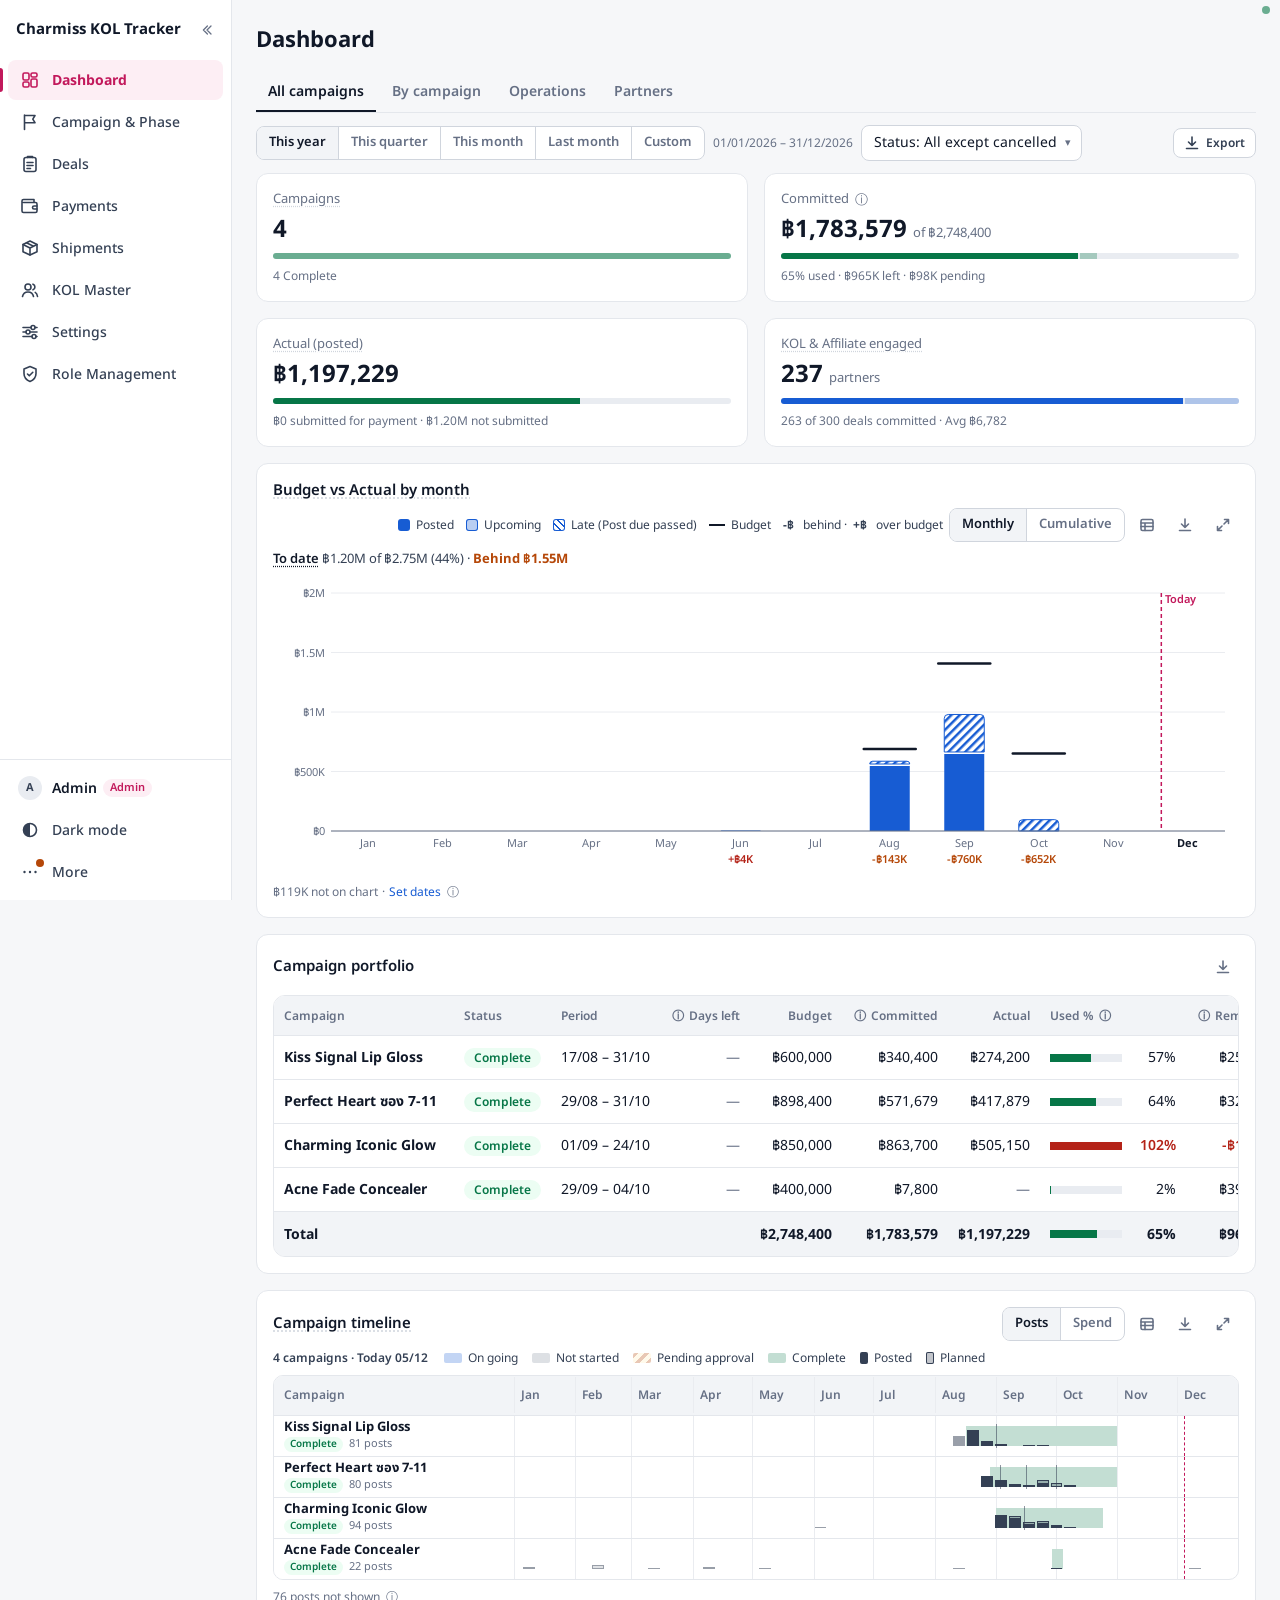
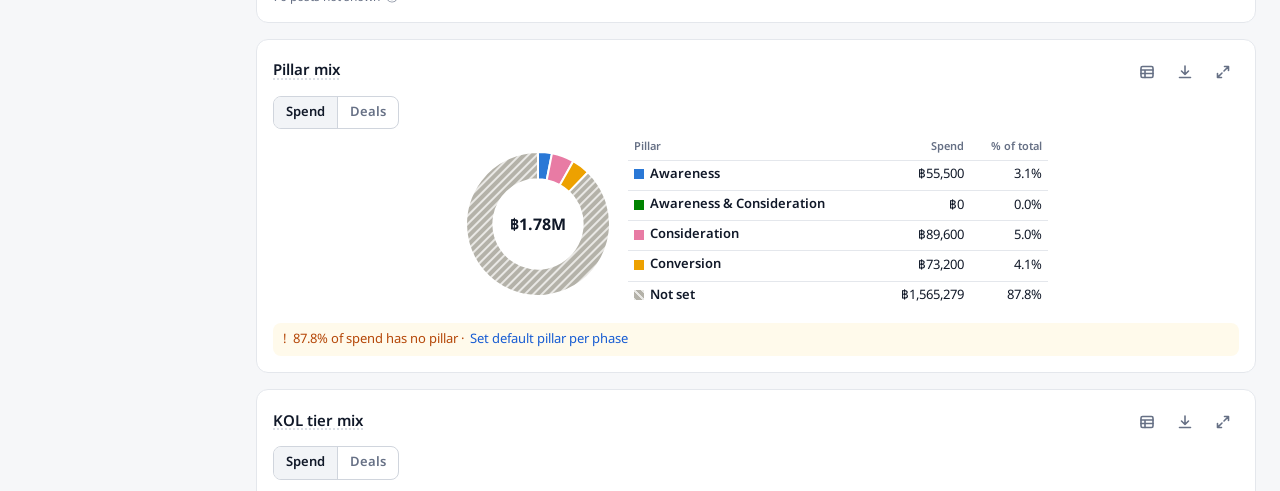
<file: index.html>
<!doctype html>
<html lang="th">
<head>
<meta charset="utf-8">
<meta name="viewport" content="width=device-width, initial-scale=1">
<title>Charmiss KOL Tracker</title>
<link rel="preconnect" href="https://fonts.googleapis.com">
<link href="https://fonts.googleapis.com/css2?family=Noto+Sans+Thai:wght@400;500;600;700&display=swap" rel="stylesheet">
<!-- ดับเบิลคลิกไฟล์นี้เพื่อเปิดโปรแกรม (ไม่ต้องใช้ Node) · ไฟล์ทั้งหมดต้องอยู่ในโฟลเดอร์เดียวกันตามเดิม -->
<link rel="stylesheet" href="src/styles.css">
</head>
<body>
<div class="shell" id="shell">
  <aside class="sidenav" id="sidenav">
    <div class="sn-top"><div class="brand" id="brand"></div>
      <button type="button" class="icon-btn sn-collapse" id="navCollapse"><svg viewBox="0 0 20 20" aria-hidden="true"><path d="M10.5 5 5.5 10l5 5M15 5l-5 5 5 5"/></svg></button></div>
    <nav class="sn-nav" id="nav"></nav>
    <div class="sn-bottom">
      <div id="userCard"></div>
      <button type="button" class="sn-item" id="themeBtn"><span class="ic"><svg viewBox="0 0 20 20" aria-hidden="true"><circle cx="10" cy="10" r="6.5"/><path d="M10 3.5a6.5 6.5 0 0 0 0 13z" class="fill"/></svg></span><span class="lb"></span></button>
      <details class="menu sn-more" id="moreMenu"><summary class="sn-item" id="moreBtn"><span class="ic"><svg viewBox="0 0 20 20" aria-hidden="true"><circle cx="4.5" cy="10" r="1.2" class="fill"/><circle cx="10" cy="10" r="1.2" class="fill"/><circle cx="15.5" cy="10" r="1.2" class="fill"/></svg><span class="dot hidden" id="moreDot"></span></span><span class="lb"></span></summary>
        <div class="menu-list up" id="moreList"></div></details>
    </div>
  </aside>
  <div class="sn-overlay hidden" id="navOverlay"></div>
  <div class="app-main">
    <header class="topbar"><button type="button" class="icon-btn" id="navOpen"><svg viewBox="0 0 20 20" aria-hidden="true"><path d="M3 5.5h14M3 10h14M3 14.5h14"/></svg></button><b id="topTitle"></b></header>
    <div class="viewas hidden" id="viewAs" role="status"></div>
    <div class="banners" id="banners" role="status"></div>
    <main>
      <section id="tab-overview" class="hidden"></section>
      <section id="tab-deals" class="hidden"></section>
      <section id="tab-payments" class="hidden"></section>
      <section id="tab-shipments" class="hidden"></section>
      <section id="tab-kol" class="hidden"></section>
      <section id="tab-campaign" class="hidden"></section>
      <section id="tab-settings" class="hidden"></section>
      <section id="tab-roles" class="hidden"></section>
    </main>
  </div>
</div>
<div class="drawer-wrap hidden" id="drawer"><div class="drawer-overlay" data-dr-close></div><aside class="drawer" role="dialog" aria-modal="true" id="drawer_content"></aside></div>
<div class="toast" id="toast" role="status" aria-live="polite"></div>
<dialog id="dlg"></dialog>
<dialog id="cmodal" class="cmodal"></dialog>
<script src="data/seed.js"></script>
<script src="src/content.js"></script>
<script src="src/icons.js"></script>
<script src="src/rules.js"></script>
<script src="src/rules-phase.js"></script>
<script src="src/rules-deal.js"></script>
<script src="src/rules-gencode.js"></script>
<script src="src/rules-products.js"></script>
<script src="src/rules-perf.js"></script>
<script src="src/rules-overview.js"></script>
<script src="src/rules-io.js"></script>
<script src="src/rules-roles.js"></script>
<script src="src/rules-kol.js"></script>
<script src="src/rules-journey.js"></script>
<script src="src/rules-pay.js"></script>
<script src="src/rules-dash.js"></script>
<script src="src/rules-metrics.js"></script>
<script src="src/rules-bulk.js"></script>
<script src="src/rules-samples.js"></script>
<script src="src/rules-golive.js"></script>
<script src="src/rules-ship.js"></script>
<script src="src/rules-fill.js"></script>
<script src="src/rules-profile.js"></script>
<script src="src/rules-approval.js"></script>
<script src="src/rules-budget.js"></script>
<script src="src/rules-request.js"></script>
<script src="src/rules-close.js"></script>
<script src="src/rules-ops.js"></script>
<script src="src/rules-package.js"></script>
<script src="src/rules-move.js"></script>
<script src="src/rules-grade.js"></script>
<script src="src/store.js"></script>
<script src="src/archive.js"></script>
<script src="src/vault.js"></script>
<script src="src/photos.js"></script>
<script src="src/docfiles.js"></script>
<script src="src/pdf.js"></script>
<script src="src/xlsx.js"></script>
<script src="src/export.js"></script>
<script src="src/ui.js"></script>
<script src="src/ui-range.js"></script>
<script src="src/screen-docs.js"></script>
<script src="src/screen-payee.js"></script>
<script src="src/screen-print.js"></script>
<script src="src/screen-grades.js"></script>
<script src="src/screen-partners.js"></script>
<script src="src/screen-overview.js"></script>
<script src="src/screen-perf.js"></script>
<script src="src/screen-move.js"></script>
<script src="src/screen-packages.js"></script>
<script src="src/screen-deals.js"></script>
<script src="src/screen-bulk.js"></script>
<script src="src/screen-newdeal.js"></script>
<script src="src/screen-samples.js"></script>
<script src="src/screen-payments.js"></script>
<script src="src/screen-golive.js"></script>
<script src="src/screen-shipments.js"></script>
<script src="src/screen-kol.js"></script>
<script src="src/screen-profile.js"></script>
<script src="src/screen-budget.js"></script>
<script src="src/screen-approvals.js"></script>
<script src="src/screen-campaign.js"></script>
<script src="src/screen-settings.js"></script>
<script src="src/screen-roles.js"></script>
<script src="src/screen-planner.js"></script>
<script src="src/app.js"></script>
</body>
</html>
</file>
<file: src/styles.css>
/* styles.css — KOL Tracker visual system. Colors are tokens on :root; dark = data-theme="dark" (◐ in the header).
   Spacing 4/8/12/16/24 · cards radius 12 + 1px border · primary colour only for the one primary button and the active tab. */
:root{
  color-scheme:light;
  /* CR-13 §4.3 — Phase = an ordinal grey ramp (step 1 light … 6 strong) · never a data colour (Tier / Pillar / Campaign) */
  --phs1:#a3a19a; --phs2:#8a8881; --phs3:#72716b; --phs4:#5b5a55; --phs5:#4a4945; --phs6:#3a3936;
  --bg:#f6f7f9; --surface:#ffffff; --surface-2:#f2f4f7; --surface-3:#e9ecf1; --border:#e4e7ec; --border-strong:#d0d5dd; --grid:#eaecf0;
  --text:#101828; --text-2:#344054; --muted:#667085;
  --accent:#c2185b; --accent-hover:#a3144c; --accent-soft:#fdeef4; --accent-text:#ffffff;
  --mark:#fde68a;   /* CR-14 §4.3: the search found in a name */
  --ok:#067647; --ok-soft:#ecfdf3; --warn:#b54708; --warn-soft:#fffaeb; --err:#b42318; --err-soft:#fef3f2; --info:#175cd3; --info-soft:#eff8ff;
  --st-list-bg:#f2f4f7; --st-list:#344054; --st-prog-bg:#eff8ff; --st-prog:#175cd3; --st-done-bg:#ecfdf3; --st-done:#067647; --st-cancel-bg:#fef3f2; --st-cancel:#b42318;
  /* --ph1…8 = the categorical order for Campaigns (CR-13: Phases use --phs1…6) */
  --ph1:#2a78d6; --ph2:#eb6834; --ph3:#1baf7a; --ph4:#eda100; --ph5:#e87ba4; --ph6:#008300; --ph7:#4a3aa7; --ph8:#e34948;
  --pl-aw:#2a78d6; --pl-ac:#008300; --pl-co:#e87ba4; --pl-cv:#eda100; --series-grey:#B4B2A9;
  --band:#8d95a3; --g-list:#5F5E5A; --g-list-bg:#F1EFE8; --g-prog:#2a78d6; --g-prog-bg:#E6F0FB; --g-done:#0f7a52; --g-done-bg:#E3F5EC; --g-cancel:#c23b3a; --g-cancel-bg:#FCE9E9;
  --tier-mega:#4a3aa7;  --tier-macro:#2a78d6; --tier-mid:#1baf7a; --tier-micro:#eb6834; --tier-nano:#eda100;
  --st-wrap:#e8732c; --st-wrap-bg:#fff1e7; --st-wrap-text:#b93815;   /* CR-29 Wrap-up (light orange) */
  --pf-1:#101828; --pf-2:#2b3546; --pf-3:#475165; --pf-4:#636d81; --pf-5:#7f899b; --pf-6:#9aa3b2; --pf-7:#b0b7c3;   /* CR-29 Platform mix: one ink ramp (the Tier card beside it has the colours) */
  --series-kol:#2a78d6; --overlay:rgba(16,24,40,.32); --shadow-lg:0 12px 32px rgba(16,24,40,.16); --row-hover:#f9fafb; --row-sel:#fdf2f6;
}
:root[data-theme="dark"]{
  color-scheme:dark;
  --phs1:#5f5e58; --phs2:#75736d; --phs3:#8b8982; --phs4:#a2a098; --phs5:#bbb9b1; --phs6:#d6d4cc;
  --bg:#0f1217; --surface:#171b22; --surface-2:#1f242d; --surface-3:#2a303b; --border:#2c333f; --border-strong:#3b4452; --grid:#262c36;
  --text:#eef0f3; --text-2:#c9ced6; --muted:#98a2b3;
  --accent:#f06292; --accent-hover:#f48fb1; --accent-soft:#3a1f2b; --accent-text:#171b22;
  --mark:#6b5310;
  --ok:#47cd89; --ok-soft:#0d2b1d; --warn:#fdb022; --warn-soft:#33240c; --err:#f97066; --err-soft:#3b1714; --info:#84caff; --info-soft:#122a45;
  --st-list-bg:#2a303b; --st-list:#d0d5dd; --st-prog-bg:#122a45; --st-prog:#84caff; --st-done-bg:#0d2b1d; --st-done:#75e0a7; --st-cancel-bg:#3b1714; --st-cancel:#fda29b;
  --ph1:#3987e5; --ph2:#d95926; --ph3:#199e70; --ph4:#c98500; --ph5:#d55181; --ph6:#008300; --ph7:#9085e9; --ph8:#e66767;
  --pl-aw:#3987e5; --pl-ac:#008300; --pl-co:#d55181; --pl-cv:#c98500; --series-grey:#5F5E5A;
  --band:#6b7383; --g-list:#B4B2A9; --g-list-bg:#2C2C2A; --g-prog:#3987e5; --g-prog-bg:#14263D; --g-done:#199e70; --g-done-bg:#12291F; --g-cancel:#e66767; --g-cancel-bg:#3A1A1A;
  --tier-mega:#9085e9;  --tier-macro:#3987e5; --tier-mid:#199e70; --tier-micro:#d95926; --tier-nano:#c98500;
  --st-wrap:#f08a4b; --st-wrap-bg:#3a2214; --st-wrap-text:#fdba8c;
  --pf-1:#f2f4f7; --pf-2:#d3d8e0; --pf-3:#b4bbc7; --pf-4:#97a0ae; --pf-5:#7b8495; --pf-6:#626b7b; --pf-7:#4c5463;
  --series-kol:#3987e5; --overlay:rgba(0,0,0,.55); --shadow-lg:0 12px 32px rgba(0,0,0,.5); --row-hover:#1c2129; --row-sel:#2b1d25;
}
*{box-sizing:border-box}
html,body{max-width:100%;overflow-x:clip}
body{margin:0;background:var(--bg);color:var(--text);font:14px/1.5 "Noto Sans Thai",system-ui,-apple-system,"Segoe UI",Tahoma,sans-serif}
body.drawer-open{overflow:hidden}
a{color:var(--info)}
.hidden{display:none!important}
.muted{color:var(--muted)} .small{font-size:12px}
.spacer{flex:1}
.num,td.num,th.num{text-align:right;font-variant-numeric:tabular-nums}
h1.page{font-size:22px;font-weight:700;margin:0;display:flex;align-items:baseline;gap:10px;flex-wrap:wrap}
h1.page .count{font-size:14px;font-weight:400;color:var(--muted)}

/* ---------- app shell (CR-04 §4.1): side menu 232px · collapsed 64px · mobile top bar + menu drawer ---------- */
.shell{display:flex;min-height:100vh}
.app-main{flex:1;min-width:0}
.sidenav{position:sticky;top:0;align-self:flex-start;height:100vh;width:232px;flex:0 0 232px;background:var(--surface);border-right:1px solid var(--border);display:flex;flex-direction:column;z-index:30}
.sn-top{display:flex;align-items:center;gap:6px;padding:12px 8px 8px 16px;min-height:56px}
.brand{flex:1;min-width:0;font-weight:700;font-size:15px;white-space:nowrap;overflow:hidden;text-overflow:ellipsis}
.sidenav svg{width:20px;height:20px;fill:none;stroke:currentColor;stroke-width:1.6;stroke-linecap:round;stroke-linejoin:round}
.sidenav svg .fill,.topbar svg .fill{fill:currentColor;stroke:none}
.sn-nav{display:flex;flex-direction:column;gap:2px;padding:4px 8px;flex:1;overflow-y:auto}
.sn-item{display:flex;align-items:center;gap:12px;width:100%;height:40px;padding:0 12px;border:0;border-radius:8px;background:none;color:var(--text-2);font:inherit;font-weight:500;cursor:pointer;text-align:left;position:relative;white-space:nowrap;list-style:none}
.sn-item::-webkit-details-marker{display:none}
.sn-item .ic{width:20px;height:20px;flex:0 0 20px;display:inline-flex;align-items:center;justify-content:center;position:relative}
.sn-item .lb{overflow:hidden;text-overflow:ellipsis}
.sn-item:hover{background:var(--surface-2);color:var(--text)}
.sn-item.active{background:var(--accent-soft);color:var(--accent);font-weight:700}
.sn-item.active::before{content:"";position:absolute;left:-8px;top:8px;bottom:8px;width:3px;border-radius:0 3px 3px 0;background:var(--accent)}
.sn-item:focus-visible{outline:2px solid var(--accent);outline-offset:-2px}
.sn-bottom{border-top:1px solid var(--border);padding:8px;display:flex;flex-direction:column;gap:2px}
.sn-more{display:block}
.menu-list.up{top:auto;bottom:calc(100% + 4px);left:0;right:auto}
.dot{position:absolute;top:6px;right:6px;width:8px;height:8px;border-radius:50%;background:var(--warn)}
.sn-item .ic .dot{top:-3px;right:-4px}
.topbar{display:none;position:sticky;top:0;z-index:20;height:56px;align-items:center;gap:8px;padding:0 8px;background:var(--surface);border-bottom:1px solid var(--border);font-size:15px}
.topbar svg{width:20px;height:20px;fill:none;stroke:currentColor;stroke-width:1.6;stroke-linecap:round}
.sn-overlay{position:fixed;inset:0;background:var(--overlay);z-index:35}
@media (min-width:768px){
  .shell.collapsed .sidenav{width:64px;flex-basis:64px}
  .shell.collapsed .brand,.shell.collapsed .sn-item .lb{display:none}
  .shell.collapsed .sn-top{padding:12px 8px 8px;justify-content:center}
  .shell.collapsed .sn-item{justify-content:center;padding:0}
  .shell.collapsed .sn-collapse svg{transform:scaleX(-1)}
  .shell.collapsed .menu-list.up{left:calc(100% + 8px);bottom:0}
}
@media (max-width:767px){
  .sidenav{position:fixed;left:0;top:0;bottom:0;height:auto;align-self:auto;width:264px;transform:translateX(-100%);transition:transform .18s ease;z-index:36;box-shadow:none}
  .shell.navopen .sidenav{transform:none;box-shadow:var(--shadow-lg)}
  .sidenav .sn-collapse{display:none}
  .topbar{display:flex}
}
@media (prefers-reduced-motion:reduce){.sidenav{transition:none}}
main{max-width:1440px;margin:0 auto;padding:24px}
@media (max-width:760px){main{padding:16px}}
.banners{max-width:1440px;margin:0 auto;padding:0 24px}
.banners:empty{display:none}
.banner{display:flex;gap:12px;align-items:center;justify-content:space-between;flex-wrap:wrap;border-radius:8px;padding:8px 12px;margin-top:12px;font-size:13px}
.banner.err{background:var(--err-soft);color:var(--err);border:1px solid var(--err)}
.banner.warn{background:var(--warn-soft);color:var(--warn)}
.banner .sub{font-size:12px;opacity:.9}

/* ---------- buttons ---------- */
.btn{display:inline-flex;align-items:center;justify-content:center;gap:6px;font:inherit;font-weight:600;font-size:14px;line-height:20px;border-radius:8px;padding:7px 14px;border:1px solid var(--border-strong);background:var(--surface);color:var(--text-2);cursor:pointer;white-space:nowrap;position:relative;text-decoration:none}
.btn:hover{background:var(--surface-2)}
.btn.primary{background:var(--accent);border-color:var(--accent);color:var(--accent-text)}
.btn.primary:hover{background:var(--accent-hover);border-color:var(--accent-hover)}
.btn.ghost{border-color:transparent;background:none}
.btn.ghost:hover{background:var(--surface-2)}
.btn.danger{border-color:var(--err);color:var(--err);background:var(--surface)}
.btn.danger:hover{background:var(--err-soft)}
.btn.icon{width:36px;height:36px;padding:0;font-size:18px}
.btn.icon svg,.icon-btn svg{width:16px;height:16px;fill:none;stroke:currentColor;stroke-width:1.6;stroke-linecap:round;stroke-linejoin:round}
.btn.small{padding:4px 10px;font-size:12px}
.btn:disabled{opacity:.45;cursor:not-allowed}
.btn .badge{background:var(--text);color:var(--surface);border-radius:999px;font-size:11px;padding:0 6px;line-height:16px}
button.link{border:0;background:none;color:var(--info);font:inherit;cursor:pointer;padding:0;text-align:left}
button.link:hover{text-decoration:underline}
button.link:disabled{opacity:.4;cursor:not-allowed;text-decoration:none}
.icon-btn{border:0;background:none;color:var(--muted);width:32px;height:32px;border-radius:8px;display:inline-grid;place-items:center;cursor:pointer}
.icon-btn:hover,.icon-btn.on{background:var(--surface-2);color:var(--text)}
.seg{display:inline-flex;border:1px solid var(--border-strong);border-radius:8px;overflow:hidden;background:var(--surface)}
.seg button{font:inherit;font-size:13px;font-weight:600;border:0;background:none;color:var(--muted);padding:6px 12px;cursor:pointer;white-space:nowrap}
.seg button+button{border-left:1px solid var(--border-strong)}
.seg button.on{background:var(--surface-2);color:var(--text)}

/* ---------- menus / popovers ---------- */
details.menu{position:relative;display:inline-block}
details.menu > summary{list-style:none}
details.menu > summary::-webkit-details-marker{display:none}
.menu-list{position:absolute;left:0;top:calc(100% + 4px);z-index:30;background:var(--surface);border:1px solid var(--border);border-radius:12px;box-shadow:var(--shadow-lg);padding:6px;display:flex;flex-direction:column;min-width:200px}
.menu-list.right{left:auto;right:0}
.mi{border:0;background:none;font:inherit;color:var(--text);text-align:left;padding:8px 10px;border-radius:8px;cursor:pointer;white-space:nowrap}
.mi:hover{background:var(--surface-2)}
.mi.danger{color:var(--err)}
.popover{position:absolute;left:0;top:calc(100% + 4px);z-index:30;background:var(--surface);border:1px solid var(--border);border-radius:12px;box-shadow:var(--shadow-lg);padding:16px;width:min(320px,calc(100vw - 32px));display:flex;flex-direction:column;gap:12px}

/* ---------- toolbar, chips, status tabs, summary strip ---------- */
.pagehead{display:flex;align-items:center;gap:12px;flex-wrap:wrap;margin-bottom:16px}
.toolbar{display:flex;gap:8px;flex-wrap:wrap;align-items:center;margin-bottom:12px}
.toolbar input[type=search],.toolbar select{width:auto;max-width:100%}
.toolbar > .search{flex:1 1 240px;max-width:360px}   /* CR-14 §4.2: the toolbar's own box only (a box inside a popover of the toolbar took flex 240px as its height) */
@media (max-width:760px){.toolbar > .search{max-width:none;flex-basis:100%}}
.fchips{display:flex;gap:6px;flex-wrap:wrap;margin:-4px 0 12px}
.fchip{display:inline-flex;align-items:center;gap:4px;background:var(--surface-2);border:1px solid var(--border);border-radius:999px;padding:2px 4px 2px 10px;font-size:12px;color:var(--text-2)}
.fchip button{border:0;background:none;color:var(--muted);cursor:pointer;font-size:14px;line-height:1;padding:0 4px}
.stabs{display:flex;gap:4px;border-bottom:1px solid var(--border);margin-bottom:12px;overflow-x:auto;scrollbar-width:none}
.stabs button{border:0;background:none;font:inherit;font-weight:600;color:var(--muted);padding:8px 12px;border-bottom:2px solid transparent;cursor:pointer;white-space:nowrap}
.stabs button .n{font-weight:400;color:var(--muted);margin-left:4px;font-variant-numeric:tabular-nums}
.stabs button.on{color:var(--text);border-bottom-color:var(--text)}
.strip{display:flex;gap:6px 20px;flex-wrap:wrap;align-items:center;font-size:13px;color:var(--muted);margin-bottom:12px}
.strip b{color:var(--text);font-weight:600;font-variant-numeric:tabular-nums}
.strip .over{color:var(--err)}
.tgl{border:1px solid var(--border-strong);background:var(--surface);color:var(--text-2);font:inherit;font-size:13px;border-radius:999px;padding:2px 10px;cursor:pointer}
.tgl b{color:inherit}
.tgl.on{background:var(--text);border-color:var(--text);color:var(--surface)}
/* CR-13 §4.4 — Deals state tabs: a dot and, when chosen, an underline in the colour of the Pipeline group · a tab at 0 stays, faint */
.dl-tabs button .tdot{display:inline-block;width:8px;height:8px;border-radius:50%;background:var(--gc);margin-right:6px;vertical-align:1px}
.dl-tabs button.on[class*="g-"]{border-bottom-color:var(--gc)}
.dl-tabs button.zero:not(.on){opacity:.5}
@media (max-width:767px){.dl-row3 .dl-tabs{flex-wrap:wrap;overflow-x:visible}.dl-row3 .dl-tabs button{padding:8px}}   /* every tab whole on a phone (no strip to scroll) */
/* §4.5 — Docs to collect + Open in Payments read as one pill */
.tglgrp{display:inline-flex}
.tglgrp .tgl:first-child{border-radius:999px 0 0 999px}
.tglgrp .tgl-go{border-left:0;border-radius:0 999px 999px 0;color:var(--info);font-size:12px}

/* ---------- cards, KPI ---------- */
.card{background:var(--surface);border:1px solid var(--border);border-radius:12px;padding:16px}
.card h3,.card-h{margin:0;font-size:15px;font-weight:600;display:flex;align-items:center;gap:8px}
.card-head{display:flex;align-items:center;justify-content:space-between;gap:8px;flex-wrap:wrap;margin-bottom:12px}
.kpis{display:grid;grid-template-columns:repeat(4,minmax(0,1fr));gap:16px;margin-bottom:16px}
@media (max-width:900px){.kpis{grid-template-columns:repeat(2,minmax(0,1fr))}}
.kpi{background:var(--surface);border:1px solid var(--border);border-radius:12px;padding:16px;min-height:112px;display:flex;flex-direction:column;gap:4px}
.kpi .l{color:var(--muted);font-size:13px;display:flex;align-items:center;gap:4px}
.kpi .v{font-size:28px;font-weight:700;font-variant-numeric:tabular-nums;line-height:1.2}
.kpi .v small{font-size:14px;font-weight:500;color:var(--muted)}
.kpi .bar{height:6px;background:var(--surface-3);overflow:hidden;margin-top:auto}
.kpi .bar span{display:block;height:100%;background:var(--ok)}
.kpi .bar span.over{background:var(--err)}
.kpi .pct{font-size:12px;color:var(--muted);font-variant-numeric:tabular-nums}
.info{color:var(--muted);font-size:12px;cursor:help}
.ov-row{display:grid;grid-template-columns:minmax(0,2fr) minmax(0,1fr);gap:16px;margin-bottom:16px}
.ov-row > .card{min-height:360px;display:flex;flex-direction:column}
@media (max-width:900px){.ov-row{grid-template-columns:minmax(0,1fr)}}
.attn{display:grid;grid-template-columns:repeat(4,minmax(0,1fr));gap:12px}
@media (max-width:900px){.attn{grid-template-columns:minmax(0,1fr)}}
.attn-item{display:flex;align-items:center;gap:12px;border:1px solid var(--border);border-radius:10px;padding:12px 14px;background:none;font:inherit;color:var(--text);cursor:pointer;text-align:left}
.attn-item:hover{background:var(--surface-2)}
.attn-item .n{font-size:24px;font-weight:700;font-variant-numeric:tabular-nums}
.attn-item .t{flex:1;color:var(--text-2);font-size:13px}
.attn-item svg{width:16px;height:16px;fill:none;stroke:var(--muted);stroke-width:1.6}
.allclear{color:var(--ok);font-weight:600}

/* ---------- charts ---------- */
.chartbox{position:relative;flex:1;min-height:0}
.chartbox svg{display:block;width:100%;height:auto;overflow:visible}
.chartbox .axis{font-size:11px;fill:var(--muted)}
.chartbox .peak{font-size:11px;fill:var(--text);font-weight:600}
.chartbox .hit{fill:transparent;outline:none}
.chartbox .hit:hover,.chartbox .hit:focus{fill:var(--surface-2)}
.tip{position:absolute;pointer-events:none;background:var(--surface);border:1px solid var(--border);box-shadow:var(--shadow-lg);border-radius:8px;padding:8px 10px;font-size:12px;min-width:140px;opacity:0;transition:opacity .1s;z-index:3}
.tip.show{opacity:1}
.tip .d{color:var(--muted);margin-bottom:4px}
.tip .r{display:flex;align-items:center;gap:8px;justify-content:space-between}
.tip .r span{display:inline-flex;align-items:center;gap:6px;color:var(--muted)}
.tip .r i{display:inline-block;width:12px;height:2px;border-radius:1px}
.tip .r b{color:var(--text);font-variant-numeric:tabular-nums}
.hbars{display:flex;flex-direction:column;gap:4px;flex:1}
.hbar{display:grid;grid-template-columns:minmax(90px,140px) minmax(0,1fr);gap:12px;align-items:center;font:inherit;font-size:13px;color:var(--text);background:none;border:0;border-radius:8px;padding:6px 8px;cursor:pointer;text-align:left}
.hbar:hover,.hbar:focus-visible{background:var(--surface-2);outline:none}
.hbar .lb{white-space:nowrap;overflow:hidden;text-overflow:ellipsis}
.hbar .tr{display:flex;align-items:center;gap:8px;min-width:0}
.hbar .fb{display:block;height:20px;background:var(--series-kol);}
.hbar .fv{font-variant-numeric:tabular-nums;font-weight:600}
.foot-note{font-size:12px;color:var(--muted);margin-top:auto;padding-top:8px}

/* ---------- tables ---------- */
.tablewrap{overflow:auto;border:1px solid var(--border);border-radius:12px;background:var(--surface);max-width:100%}
table.tbl{border-collapse:separate;border-spacing:0;width:100%;font-size:14px}
.tbl th,.tbl td{padding:0 12px;height:44px;border-bottom:1px solid var(--border);text-align:left;white-space:nowrap;overflow:hidden;text-overflow:ellipsis;max-width:280px}
.tbl th{background:var(--surface-2);font-weight:600;color:var(--muted);font-size:12px;position:sticky;top:0;z-index:2;height:40px}
/* CR-09 §4.8 — numbers sit on the right in every table (the .tbl rule above used to win over .num) */
.tbl th.num,.tbl td.num{text-align:right}
.tbl tbody tr:last-child td{border-bottom:0}
.tbl tbody tr.click{cursor:pointer}
.tbl tbody tr.click:hover td{background:var(--row-hover)}
.tbl tbody tr.selected td{background:var(--row-sel)}
.tbl tbody tr:focus-visible{outline:2px solid var(--accent);outline-offset:-2px}
.tbl th.sort{cursor:pointer;user-select:none}
.tbl th.sort:hover{color:var(--text)}
.tbl th .arr{font-size:10px;margin-left:2px}
.tbl.compact-sm th,.tbl.compact-sm td{height:36px;font-size:13px;padding:0 8px}
.tbl .sticky{position:sticky;left:0;z-index:1;background:var(--surface);box-shadow:1px 0 0 var(--border)}
.tbl th.sticky{z-index:3;background:var(--surface-2)}
.tbl tbody tr.click:hover td.sticky{background:var(--row-hover)}
.tbl tbody tr.selected td.sticky{background:var(--row-sel)}
.tbl td.c{text-align:center}
.cell2{display:flex;flex-direction:column;justify-content:center;line-height:1.25;min-width:0}
.cell2 b{font-weight:600;white-space:nowrap;overflow:hidden;text-overflow:ellipsis}
.cell2 .sub{font-size:12px;color:var(--muted);white-space:nowrap;overflow:hidden;text-overflow:ellipsis}
.kolcell{display:flex;align-items:center;gap:10px;min-width:0}
.av{flex:0 0 auto;width:28px;height:28px;border-radius:50%;background:var(--surface-3);color:var(--text-2);display:grid;place-items:center;font-size:12px;font-weight:700}
.av.sm{width:22px;height:22px;font-size:11px}
.legacy-dot{display:inline-block;width:6px;height:6px;border-radius:50%;background:var(--muted);margin-right:4px;vertical-align:middle}
.empty{padding:48px 16px;text-align:center;color:var(--muted)}
.empty b{display:block;color:var(--text);margin-bottom:8px}
.loadmore{display:flex;justify-content:center;padding:12px}
.tbl-head{display:flex;align-items:center;justify-content:flex-end;gap:8px;margin-bottom:8px}

/* chips & small marks */
.st{display:inline-block;border-radius:999px;padding:1px 10px;font-size:12px;font-weight:600;white-space:nowrap;max-width:100%;overflow:hidden;text-overflow:ellipsis;vertical-align:middle}
.st.list{background:var(--st-list-bg);color:var(--st-list)}
.st.progress{background:var(--st-prog-bg);color:var(--st-prog)}
.st.done{background:var(--st-done-bg);color:var(--st-done)}
.st.cancel{background:var(--st-cancel-bg);color:var(--st-cancel)}
.st.warn{background:var(--warn-soft);color:var(--warn)}
.st.muted{background:var(--surface-2);color:var(--muted)}
.chip{display:inline-block;background:var(--surface-2);border:1px solid var(--border);border-radius:999px;padding:0 9px;font-size:12px;white-space:nowrap;color:var(--text-2);text-decoration:none;vertical-align:middle}
.chips{display:flex;flex-wrap:wrap;gap:6px}
.pfs{display:inline-flex;gap:4px;flex-wrap:nowrap;vertical-align:middle}
.pf{font-size:10px;font-weight:700;border-radius:5px;padding:1px 5px;border:1.5px solid var(--text-2);color:var(--text-2);background:none;letter-spacing:.02em;white-space:nowrap}
.pf.posted{background:var(--text-2);color:var(--surface)}
.pf.planned{border-style:solid;background:none}
.pf.plain{border-color:var(--border-strong);color:var(--text-2)}
.paydots{display:inline-flex;gap:4px;vertical-align:middle}
.paydots i{width:9px;height:9px;border-radius:50%;border:1.5px solid var(--border-strong);display:inline-block}
.paydots i.on{background:var(--ok);border-color:var(--ok)}
.late{color:var(--err);font-weight:600}
.wcount{display:inline-block;min-width:22px;text-align:center;border-radius:999px;background:var(--warn-soft);color:var(--warn);font-size:12px;font-weight:700;padding:0 6px}
.badge-legacy{background:var(--surface-2);color:var(--muted);border-radius:999px;padding:0 8px;font-size:11px;font-weight:600;white-space:nowrap}

/* ---------- pipeline ---------- */
.board{display:flex;gap:16px;overflow-x:auto;padding-bottom:8px;align-items:flex-start;max-width:100%}
.bgroup{flex:0 0 auto;display:flex;flex-direction:column;gap:6px}
.bg-h{font-size:12px;color:var(--muted);font-weight:600;padding-left:2px}
.bcols{display:flex;gap:8px;align-items:flex-start}
.bcol{width:240px;background:var(--surface-2);border-radius:12px;padding:8px;display:flex;flex-direction:column;gap:6px}
.bc-h{display:flex;justify-content:space-between;gap:8px;font-size:13px;padding:2px 4px 4px;white-space:nowrap}
.bc-h b{overflow:hidden;text-overflow:ellipsis}
.bc-h span{color:var(--muted);font-variant-numeric:tabular-nums}
.bc-b{display:flex;flex-direction:column;gap:6px;max-height:calc(100vh - 360px);overflow:auto}
.bcol.mini{width:44px;padding:8px 0;align-items:center;cursor:pointer;border:0;font:inherit;color:var(--muted);min-height:160px}
.bcol.mini:hover{background:var(--surface-3)}
.bcol.mini .vt{writing-mode:vertical-rl;white-space:nowrap;font-size:12px;font-weight:600}
.bcol.mini .n{font-size:12px;margin-top:6px}
.dcard{display:flex;flex-direction:column;gap:6px;text-align:left;font:inherit;font-size:13px;color:var(--text);background:var(--surface);border:1px solid var(--border);border-radius:10px;padding:10px;cursor:pointer;width:100%}
.dcard:hover{border-color:var(--border-strong)}
.dcard.selected{border-color:var(--accent);box-shadow:0 0 0 1px var(--accent)}
.dcard .r1,.dcard .r2{display:flex;align-items:center;gap:8px;justify-content:space-between;min-width:0}
.dcard .r1 b{white-space:nowrap;overflow:hidden;text-overflow:ellipsis}
.dcard .r2 .l{display:flex;align-items:center;gap:6px;min-width:0}

/* ---------- drawer ---------- */
.drawer-wrap{position:fixed;inset:0;z-index:40}
.drawer-overlay{position:absolute;inset:0;background:var(--overlay)}
.drawer{position:absolute;top:0;right:0;bottom:0;width:560px;max-width:100%;background:var(--bg);box-shadow:var(--shadow-lg);display:flex;flex-direction:column}
@media (max-width:600px){.drawer{width:100%}}
.dr-head{background:var(--surface);border-bottom:1px solid var(--border);padding:16px 20px;display:flex;flex-direction:column;gap:8px}
.dr-title{display:flex;align-items:flex-start;gap:12px}
.dr-title .t{flex:1;min-width:0}
.dr-title h2{margin:0;font-size:18px;font-weight:700;white-space:nowrap;overflow:hidden;text-overflow:ellipsis}
.dr-title h2 button{font:inherit;color:inherit;background:none;border:0;padding:0;cursor:pointer;max-width:100%;overflow:hidden;text-overflow:ellipsis;white-space:nowrap}
.dr-title h2 button:hover{text-decoration:underline}
.dr-sub{font-size:12px;color:var(--muted);display:flex;gap:8px;align-items:center;flex-wrap:wrap}
.dr-actions{display:flex;gap:8px;align-items:center;flex-wrap:wrap}
.dr-body{flex:1;overflow:auto;padding:16px 20px;display:flex;flex-direction:column;gap:12px}
.dr-foot{background:var(--surface);border-top:1px solid var(--border);padding:12px 20px;display:flex;flex-direction:column;gap:8px}
.dr-foot .checks{max-height:160px;overflow:auto;margin:0}
.dr-foot .btns{justify-content:flex-end}
.sec{background:var(--surface);border:1px solid var(--border);border-radius:12px;padding:14px 16px}
.sec > .sec-h{display:flex;align-items:center;justify-content:space-between;gap:8px;font-weight:600;font-size:14px;margin:-2px 0 10px}
.sec > .sec-h .muted{font-weight:400;font-size:12px}
details.sec > summary{list-style:none;cursor:pointer;display:flex;align-items:center;justify-content:space-between;font-weight:600;font-size:14px}
details.sec > summary::-webkit-details-marker{display:none}
details.sec[open] > summary{margin-bottom:10px}
details.sec > summary .chev{transition:transform .15s;display:inline-flex}
details.sec[open] > summary .chev{transform:rotate(90deg)}
.chev svg{width:14px;height:14px;fill:none;stroke:currentColor;stroke-width:1.8}

/* horizontal compact stepper */
.hstep{display:flex;align-items:flex-start;gap:0;margin:2px 0 10px;overflow-x:auto}
.hstep .s{flex:1 1 0;min-width:44px;display:flex;flex-direction:column;align-items:center;gap:4px;position:relative;font-size:10.5px;color:var(--muted);text-align:center}
.hstep .s::before{content:"";position:absolute;top:7px;left:-50%;right:50%;height:2px;background:var(--border)}
.hstep .s:first-child::before{display:none}
.hstep .s.done::before,.hstep .s.cur::before{background:var(--ok)}
.hstep .d{width:16px;height:16px;border-radius:50%;border:2px solid var(--border-strong);background:var(--surface);position:relative;z-index:1;display:grid;place-items:center;font-size:9px;color:#fff}
.hstep .s.done .d{background:var(--ok);border-color:var(--ok)}
.hstep .s.cur .d{border-color:var(--accent);box-shadow:0 0 0 3px var(--accent-soft)}
.hstep .s.skip .d{border-style:dashed;opacity:.6}
.hstep .s.opt .d{border-style:dashed}
.hstep .s.cancelled .d{border-color:var(--err);background:var(--err)}
.hstep .nm{max-width:100%;white-space:nowrap;overflow:hidden;text-overflow:ellipsis}
.hstep .s.cur .nm{color:var(--text);font-weight:700}
.hstep .dt{font-variant-numeric:tabular-nums}
.next{font-size:13px;color:var(--text-2)}
.next.late{color:var(--err);font-weight:400}
.cancelbar{background:var(--err-soft);color:var(--err);border-radius:8px;padding:6px 10px;font-size:13px;font-weight:600;margin-bottom:8px}
.stepper-mini{display:flex;gap:3px;margin:6px 0}
.stepper-mini span{flex:1;height:6px;border-radius:3px;background:var(--surface-3)}
.stepper-mini span.done{background:var(--ok)}
.stepper-mini span.cur{background:var(--accent)}

/* key-values, payment, posts in the drawer */
.kv{display:flex;justify-content:space-between;align-items:baseline;font-size:13px;padding:5px 0;gap:12px;border-bottom:1px dashed var(--border)}
.kv:last-child{border-bottom:0}
.kv > span{color:var(--muted);white-space:nowrap}
.kv b{font-weight:500;text-align:right;font-variant-numeric:tabular-nums;min-width:0;overflow-wrap:anywhere}
.kv b.over{color:var(--err)}
.kv.total b{font-size:18px;font-weight:700}
.payrow3{display:grid;grid-template-columns:repeat(3,minmax(0,1fr));gap:8px}
.payitem{border:1px solid var(--border);border-radius:10px;padding:8px 10px;font-size:13px}
.payitem.on{border-color:var(--ok);background:var(--ok-soft)}
.payitem .l{display:flex;align-items:center;gap:6px;font-weight:600}
.payitem .dt{font-size:12px;color:var(--muted);font-variant-numeric:tabular-nums}
.meter{height:6px;background:var(--surface-3);overflow:hidden;margin:8px 0 4px}
.meter span{display:block;height:100%;background:var(--ok)}
.meter span.warn{background:var(--warn)} .meter span.over{background:var(--err)}
.post{border:1px solid var(--border);border-radius:10px;padding:10px 12px;font-size:13px;display:flex;flex-direction:column;gap:4px}
.post + .post{margin-top:8px}
.post .top{display:flex;align-items:center;justify-content:space-between;gap:8px}
.post .meta{color:var(--muted);font-size:12px;display:flex;gap:4px 12px;flex-wrap:wrap}
.post a{overflow-wrap:anywhere}
.hist-log{list-style:none;margin:0;padding:0;font-size:13px}
.hist-log li{display:flex;flex-wrap:wrap;gap:2px 10px;padding:6px 0;border-bottom:1px dashed var(--border)}
.hist-log li:last-child{border-bottom:0}
.hist-log .dt{color:var(--muted);font-variant-numeric:tabular-nums;min-width:84px}

/* ---------- forms ---------- */
.fields{display:grid;grid-template-columns:repeat(2,minmax(0,1fr));gap:12px}
.fields.one{grid-template-columns:minmax(0,1fr)}
.fields.three{grid-template-columns:repeat(3,minmax(0,1fr))}
@media (max-width:480px){.fields,.fields.three{grid-template-columns:minmax(0,1fr)}}
.field{display:flex;flex-direction:column;gap:4px;min-width:0}
.field.wide{grid-column:1/-1}
label{font-weight:500;font-size:13px;color:var(--text-2)}
label .req,.req{color:var(--err)}
input,select,textarea{font:inherit;font-size:14px;color:var(--text);background:var(--surface);border:1px solid var(--border-strong);border-radius:8px;padding:7px 10px;width:100%;min-width:0;height:36px}
textarea{height:auto;min-height:64px;resize:vertical}
input[type=checkbox],input[type=radio]{width:16px;height:16px;padding:0;accent-color:var(--accent);cursor:pointer;flex:0 0 auto}
input[type=file]{height:auto;padding:6px}
input:focus,select:focus,textarea:focus{outline:2px solid var(--info);outline-offset:-1px;border-color:var(--info)}
input[readonly],select:disabled,input:disabled{background:var(--surface-2);color:var(--muted)}
input.invalid,select.invalid,textarea.invalid{border-color:var(--err);background:var(--err-soft)}
.hint{font-size:12px;color:var(--muted)}
.hint.ok{color:var(--ok)} .hint.warn{color:var(--warn)}
label.tick{display:inline-flex;align-items:center;gap:8px;font-weight:400;font-size:13px;color:var(--text);cursor:pointer}
label.tick.block{display:flex;padding:4px 0}
.btns{display:flex;gap:8px;flex-wrap:wrap;align-items:center}
.checks{display:flex;flex-direction:column;gap:6px}
.check{display:flex;gap:8px;padding:7px 10px;border-radius:8px;font-size:13px}
.check.err{background:var(--err-soft);color:var(--err)}
.check.warn{background:var(--warn-soft);color:var(--warn)}
.check.ok{background:var(--ok-soft);color:var(--ok)}
.check.info{background:var(--surface-2);color:var(--muted)}
.dfield{display:flex;align-items:center;position:relative;min-width:0}
.dfield .dtext{padding-right:36px}
.dfield .dpick{position:absolute;right:2px;top:2px;width:32px;height:32px;border:0;background:none;color:var(--muted);cursor:pointer;display:grid;place-items:center;border-radius:6px}
.dfield .dpick:hover{background:var(--surface-2)}
.dfield .dpick svg{width:16px;height:16px;fill:none;stroke:currentColor;stroke-width:1.5}
.dfield .dnative{position:absolute;right:0;bottom:0;width:1px;height:1px;opacity:0;pointer-events:none;border:0;padding:0}
.dfield:has(input[type=hidden].invalid) .dtext{border-color:var(--err);background:var(--err-soft)}
.dfield.disabled .dtext{background:var(--surface-2);color:var(--muted)}
.chipin{display:flex;flex-wrap:wrap;gap:6px;align-items:center;border:1px solid var(--border-strong);border-radius:8px;padding:4px 6px;background:var(--surface);min-height:36px}
.chipin input{border:0;padding:2px 4px;flex:1 1 120px;width:auto;height:26px;outline:none}
.chip .x{border:0;background:none;color:var(--muted);cursor:pointer;font:inherit;padding:0 0 0 2px}
.acc-edit{border:1px solid var(--border);border-radius:10px;padding:12px;background:var(--surface)}
.acc-edit + .acc-edit{margin-top:8px}
.acc-edit .top{display:flex;justify-content:space-between;align-items:center;gap:8px;margin-bottom:8px;font-size:13px;font-weight:600}
.payedit{display:grid;grid-template-columns:repeat(3,minmax(0,1fr));gap:8px}
@media (max-width:480px){.payedit{grid-template-columns:minmax(0,1fr)}}
.payedit .pe{border:1px solid var(--border);border-radius:10px;padding:8px;display:flex;flex-direction:column;gap:6px}

/* ---------- dialog, toast ---------- */
dialog{border:1px solid var(--border);border-radius:12px;background:var(--surface);color:var(--text);padding:0;width:min(560px,calc(100vw - 32px));max-height:calc(100vh - 48px);box-shadow:var(--shadow-lg)}
dialog.wide{width:min(1100px,calc(100vw - 32px))}
dialog.mid{width:min(820px,calc(100vw - 32px))}
dialog::backdrop{background:var(--overlay)}
.dlg-h{padding:14px 16px;border-bottom:1px solid var(--border);font-weight:700;font-size:15px}
.dlg-b{padding:16px;overflow:auto;max-height:calc(100vh - 180px)}
.dlg-f{padding:12px 16px;border-top:1px solid var(--border);display:flex;gap:8px;justify-content:flex-end;flex-wrap:wrap}
.toast{position:fixed;bottom:20px;left:50%;transform:translateX(-50%);background:var(--text);color:var(--surface);padding:10px 16px;border-radius:8px;font-weight:600;opacity:0;transition:opacity .2s;pointer-events:none;z-index:60;max-width:calc(100vw - 32px)}
.toast.show{opacity:1}

/* ---------- settings ---------- */
.set-layout{display:grid;grid-template-columns:200px minmax(0,1fr);gap:24px;align-items:start}
@media (max-width:760px){.set-layout{grid-template-columns:minmax(0,1fr)}}
.set-nav{display:flex;flex-direction:column;gap:2px;position:sticky;top:80px}
.set-nav button{border:0;background:none;font:inherit;text-align:left;padding:7px 10px;border-radius:8px;color:var(--text-2);cursor:pointer}
.set-nav button:hover{background:var(--surface-2)}
.set-nav button.on{background:var(--surface-3);color:var(--text);font-weight:600}
.set-nav .grp{font-size:12px;color:var(--muted);padding:12px 10px 4px;font-weight:600}
.set-select{display:none}
@media (max-width:760px){.set-nav{display:none}.set-select{display:block;margin-bottom:12px}}
.lrow{display:flex;gap:8px;align-items:center;min-height:40px;border-bottom:1px solid var(--border);font-size:14px}
.lrow:last-child{border-bottom:0}
.lrow .grow{flex:1;min-width:0;white-space:nowrap;overflow:hidden;text-overflow:ellipsis}
.lrow input{flex:1 1 120px;width:auto}
ul.issues{margin:0;padding-left:18px;font-size:13px}
ul.issues li{padding:3px 0}

/* ---------- campaign table ---------- */
.usage{display:flex;align-items:center;gap:8px}
.usage .b{width:120px;height:6px;background:var(--surface-3);overflow:hidden;flex:0 0 auto}
.usage .b span{display:block;height:100%;background:var(--ok)}
.usage .b span.over{background:var(--err)}
.usage .p{font-variant-numeric:tabular-nums;font-size:13px;min-width:40px;text-align:right}
.usage .p.over{color:var(--err);font-weight:600}
tr.grp td{font-weight:600;background:var(--surface)}
tr.child td:first-child{padding-left:44px}
tr.total td{font-weight:700;background:var(--surface-2)}
.chevbtn{border:0;background:none;color:var(--muted);cursor:pointer;width:24px;height:24px;display:inline-grid;place-items:center;border-radius:6px;vertical-align:middle;margin-right:4px}
.chevbtn svg{width:14px;height:14px;fill:none;stroke:currentColor;stroke-width:1.8;transition:transform .15s}
.chevbtn.open svg{transform:rotate(90deg)}
.btn svg{width:16px;height:16px;fill:none;stroke:currentColor;stroke-width:1.6;stroke-linecap:round;stroke-linejoin:round}
@media (max-width:760px){.popover{position:fixed;left:16px;right:16px;top:auto;width:auto;max-height:70vh;overflow:auto}.menu-list{max-width:calc(100vw - 32px)}}

/* ---------- CR-02: platform icons · Stage · Payment · PIC · Phase groups ---------- */
.pfs{gap:6px}
.pfi{display:inline-flex;width:16px;height:16px;color:var(--text);vertical-align:middle;flex:0 0 auto}
.pfi svg{width:16px;height:16px;fill:currentColor;display:block}
.pfi.planned{color:var(--muted);opacity:.4}
.kolname{display:flex;align-items:center;gap:6px;min-width:0}
.kolname b{font-weight:600;white-space:nowrap;overflow:hidden;text-overflow:ellipsis}
.kolname .legacy-dot{margin:0;flex:0 0 auto}
/* Stage: dots sit in a fixed box (6 steps max) so they line up on every row */
.stage{display:inline-flex;align-items:center;gap:8px;white-space:nowrap}
.stage .dots{display:inline-flex;gap:4px;width:68px;flex:0 0 68px}
.stage .dots i{width:8px;height:8px;border-radius:50%;background:currentColor;opacity:.22}
.stage .dots i.done{opacity:1}
.stage .dots i.next{opacity:1;background:none;box-shadow:inset 0 0 0 1.5px currentColor}
.stage.progress{color:var(--st-prog)}
.stage.done{color:var(--st-done)}
.stage .lbl{color:var(--text)}
.pay{white-space:nowrap}
.pay .t{color:var(--muted);font-size:12px}
.pay b{font-weight:600}
.pay b.ok{color:var(--ok)} .pay b.info{color:var(--info)} .pay b.err{color:var(--err)} .pay b.warn{color:var(--warn)} .pay b.muted{color:var(--muted);font-weight:500}
.picbtn{display:inline-flex;align-items:center;gap:6px;border:1px solid transparent;background:none;font:inherit;color:var(--text);border-radius:999px;padding:2px 8px 2px 2px;cursor:pointer;max-width:150px}
.picbtn:hover{border-color:var(--border-strong);background:var(--surface)}
.picbtn .nm{overflow:hidden;text-overflow:ellipsis;white-space:nowrap}
.btn.picbtn{padding:2px 10px;color:var(--info);font-weight:600}
.menu-list.floating{position:fixed;z-index:45;max-height:min(320px,70vh);overflow:auto;min-width:160px}
.menu-list .mi{display:flex;align-items:center;gap:8px}
.mi.on{background:var(--surface-2);font-weight:600}
.toast.act{pointer-events:auto;display:flex;align-items:center;gap:16px}
.toast .tact{border:0;background:none;color:inherit;font:inherit;font-weight:700;text-decoration:underline;cursor:pointer;padding:0}
.st.outline{background:none;box-shadow:inset 0 0 0 1px var(--border-strong);color:var(--muted)}
/* Deals table: checkbox + KOL stay on the left */
.tbl.dl th.cb,.tbl.dl td.cb{width:40px;min-width:40px;max-width:40px;padding:0 0 0 12px;position:sticky;left:0;z-index:1;background:var(--surface)}
.tbl.dl th.cb{z-index:3;background:var(--surface-2)}
.tbl .sticky2{position:sticky;left:40px;z-index:1;background:var(--surface);box-shadow:1px 0 0 var(--border)}
.tbl.nocb .sticky2{left:0}
.tbl th.sticky2{z-index:3;background:var(--surface-2)}
.tbl tbody tr.click:hover td.sticky2,.tbl.dl tbody tr.click:hover td.cb{background:var(--row-hover)}
.tbl tbody tr.selected td.sticky2,.tbl.dl tbody tr.selected td.cb{background:var(--row-sel)}
/* Phase group header rows */
.tbl tr.ghead td{background:var(--surface-2);padding:0;height:40px;max-width:none}
.tbl tr.ghead .gh{position:sticky;left:0;display:inline-flex;align-items:center;gap:12px;border:0;background:none;font:inherit;font-size:13px;color:var(--text-2);padding:0 12px;height:40px;cursor:pointer;white-space:nowrap;text-align:left}
.gh .chev{display:inline-grid;place-items:center;color:var(--muted)}
.gh .chev svg{width:14px;height:14px;fill:none;stroke:currentColor;stroke-width:1.8;transition:transform .15s}
.gh .chev.open svg{transform:rotate(90deg)}
.gh .gname{color:var(--text)}
.gh .gmoney{display:inline-flex;align-items:center;gap:8px;font-variant-numeric:tabular-nums}
.minibar{display:inline-block;width:60px;height:6px;background:var(--surface-3);overflow:hidden}
.minibar span{display:block;height:100%;background:var(--ok)}
.minibar span.over{background:var(--err)}
@media (max-width:760px){.tbl tr.ghead .gh{flex-wrap:wrap;height:auto;padding:6px 12px;gap:2px 10px;white-space:normal;width:calc(100vw - 34px)}}
.tbl tr.gmore td{max-width:none;padding:0 12px}
.tbl tr.gmore .btn{position:sticky;left:12px}
#dl_camp{max-width:220px} #dl_phase{max-width:300px}
@media (max-width:760px){#dl_camp,#dl_phase{max-width:none;flex:1 1 100%}}
/* CR-02 R3: content plan line, payment ticks per term */
.cplan{display:flex;flex-wrap:wrap;align-items:center;gap:6px 16px;margin-top:10px;padding-top:10px;border-top:1px dashed var(--border);font-size:13px}
.cplan .cp-item{display:inline-flex;align-items:center;gap:6px}
.stepper-n{display:inline-flex;align-items:center;gap:2px;border:1px solid var(--border-strong);border-radius:8px}
.stepper-n .icon-btn{width:26px;height:26px;font-size:16px}
.stepper-n .icon-btn:disabled{opacity:.35;cursor:not-allowed;background:none}
.stepper-n b{min-width:16px;text-align:center;font-variant-numeric:tabular-nums}
.payrow3.n2{grid-template-columns:repeat(2,minmax(0,1fr))}
/* CR-03: "+1 phase" chip · pipeline Phase filter */
.chip-ph{flex:0 0 auto;font-size:11px;font-weight:600;color:var(--info);background:var(--info-soft);border-radius:999px;padding:0 6px;line-height:18px}
#dl_pphPop .tick{display:flex;gap:6px;align-items:center}
/* CR-03: Phase of a post */
.ptag{display:inline-block;font-size:12px;font-weight:600;border-radius:6px;padding:0 6px;background:var(--surface-2);color:var(--text-2);line-height:18px}
.ptag.muted{color:var(--muted)}
.ptag.warn{background:var(--warn-soft);color:var(--warn)}
.ptag.unused{opacity:.45;text-decoration:line-through;font-weight:500}
.ptag-box{min-height:36px;display:flex;align-items:center;gap:6px}
.newphase{margin:-2px 0 8px 26px;display:flex;flex-direction:column;gap:4px;max-width:320px}
.hint.warn{color:var(--warn)}
/* CR-03: Campaign budget split, overlap hatch, extra rows */
.cell2.r{align-items:flex-end}
.alloc{font-size:11px;font-weight:600;color:var(--warn);line-height:14px}
.alloc.over{color:var(--err)}
.cp-table tr.extra td{color:var(--muted);font-size:13px}
.cp-table tr.extra.warn td.nm{color:var(--warn);font-weight:600}
.budget-in{display:flex;gap:8px;align-items:center}
.budget-in input{flex:1;min-width:0}
/* CR-03 R4–R5: Overview in Campaign mode */
.kpi .sub{font-size:12px;color:var(--text-2)}
.kpi .sub.muted{color:var(--muted)}
.scard{min-height:150px}
.sbar{display:flex;gap:2px;height:8px;overflow:hidden;margin-top:6px}
.sbar span{display:block}
.sbar .list,.slegend i.list{background:var(--st-list)} .sbar .progress,.slegend i.progress{background:var(--st-prog)} .sbar .done,.slegend i.done{background:var(--st-done)}
.slegend{display:flex;flex-wrap:wrap;gap:4px 12px;font-size:12px;color:var(--muted);margin-top:4px}
.slegend span{display:inline-flex;align-items:center;gap:5px}
.slegend i{width:10px;height:10px;border-radius:3px;display:inline-block}
.bar2{position:relative;height:8px;background:var(--surface-3);overflow:hidden;margin-top:6px}
.bar2 span{position:absolute;left:0;top:0;bottom:0;}
.bar2 .c{background:color-mix(in srgb,var(--ok) 35%,transparent)} .bar2 .c.over{background:color-mix(in srgb,var(--err) 45%,transparent)}
.bar2 .p{background:var(--ok)}
.pfrow{display:flex;flex-wrap:wrap;gap:6px 12px;font-size:13px;margin-top:6px}
.pfrow span{display:inline-flex;align-items:center;gap:4px;font-variant-numeric:tabular-nums}
.egrid{display:grid;grid-template-columns:auto 1fr auto 1fr;gap:2px 10px;font-size:13px;margin-top:2px}
.egrid .k{color:var(--muted)} .egrid b{font-variant-numeric:tabular-nums}
.small-v{font-size:16px!important;font-weight:600!important;margin-top:8px}
.ov-ctl{gap:6px;flex-wrap:wrap}
.legend{display:flex;flex-wrap:wrap;gap:4px 14px;font-size:12px;color:var(--text-2);margin:-4px 0 6px}
.legend .lg{display:inline-flex;align-items:center;gap:6px}
.legend .lg b{font-variant-numeric:tabular-nums}
.legend i{width:12px;height:12px;border-radius:3px;display:inline-block}
.legend i.planned{background:color-mix(in srgb,var(--muted) 40%,transparent);box-shadow:inset 0 0 0 1px var(--muted)}
i.tex,span.tex{background-image:repeating-linear-gradient(45deg,transparent 0 3px,var(--surface) 3px 5px)}
.chartbox .strip-l{font-size:10px;font-weight:600}
.chartbox .month{font-size:11px;font-weight:600;fill:var(--text-2)}
.chartbox .today-l{fill:var(--accent);font-weight:600}
.tip .r.tot{border-top:1px solid var(--border);margin-top:4px;padding-top:4px;color:var(--text);font-weight:600}
.ov-half{display:grid;grid-template-columns:minmax(0,1fr) minmax(0,1fr);gap:16px;margin:16px 0}
.ov-row.r12{grid-template-columns:minmax(0,1fr) minmax(0,2fr)}
.ov-row.r12 > .card{min-height:0}
@media (max-width:900px){.ov-half,.ov-row.r12{grid-template-columns:minmax(0,1fr)}}
.ov-row.r12 .attn{grid-template-columns:repeat(2,minmax(0,1fr))}
@media (max-width:600px){.ov-row.r12 .attn{grid-template-columns:minmax(0,1fr)}}
.usage.sm{display:inline-flex;vertical-align:middle;margin-left:6px}
.usage.sm .b{width:48px}
.usage.sm .p{min-width:32px;font-size:12px}
.dotc{display:inline-block;width:10px;height:10px;border-radius:50%;vertical-align:middle}
.tbl tr.selected td{background:var(--row-sel)}
.tbl tr.extra td{color:var(--muted)} .tbl tr.extra.warn td:first-child{color:var(--warn);font-weight:600}
.arow{display:grid;grid-template-columns:72px minmax(0,1fr);gap:10px;align-items:center;margin:6px 0;font-size:13px}
.arow.sel .al{color:var(--accent);font-weight:700}
.arow .al{color:var(--text-2);white-space:nowrap;overflow:hidden;text-overflow:ellipsis}
.abar{display:flex;gap:2px;height:14px;overflow:hidden;background:var(--surface-3)}
.abar span{display:block;min-width:2px}
.agap{display:flex;flex-wrap:wrap;gap:4px 14px;font-size:12px;color:var(--muted);margin:-2px 0 10px 82px}
.agap span{display:inline-flex;align-items:center;gap:5px}
.agap i{width:8px;height:8px;border-radius:2px;display:inline-block}
.agap b.warn{color:var(--warn)}
@media (max-width:600px){.agap{margin-left:0}}
.tbl.pbudget td.pname{max-width:160px;overflow:hidden;text-overflow:ellipsis;white-space:nowrap}
.ucell{display:inline-flex;flex-direction:column;align-items:flex-end;gap:3px;min-width:84px}
.ubar{display:block;width:100%;height:4px;background:var(--surface-3);overflow:hidden}
.ubar span{display:block;height:100%;background:var(--ok)} .ubar span.over{background:var(--err)}
.ucell .small{font-size:11px;white-space:nowrap}
@media (max-width:600px){.egrid{grid-template-columns:auto 1fr}.tbl.pbudget td.pname{max-width:120px}}
/* CR-04 R2: tier chip · Group by */
.tchip{display:inline-block;font-size:11px;font-weight:600;line-height:16px;padding:0 6px;border-radius:999px;background:var(--surface-2);color:var(--muted);border:1px solid var(--border);white-space:nowrap;vertical-align:middle}
.tbl-head{flex-wrap:wrap;justify-content:flex-start}
#dl_tierLabel.on{border-color:var(--text-2)}
@media (min-width:768px){#dl_camp{max-width:180px}#dl_phase{max-width:220px}}
#dl_tierPop{width:200px}
/* CR-04 R3: user card · role chips · Role Management */
.sn-user .lb{display:flex;align-items:center;gap:6px;min-width:0}
.sn-user .un{overflow:hidden;text-overflow:ellipsis;font-weight:600;color:var(--text)}
.sn-user .ic .av{width:24px;height:24px;font-size:11px}
.rchip{display:inline-block;font-size:11px;font-weight:600;line-height:16px;padding:0 6px;border-radius:999px;background:var(--surface-2);color:var(--text-2);border:1px solid var(--border)}
.rchip.admin{background:var(--accent-soft);color:var(--accent);border-color:transparent}
.rchip.viewer{color:var(--muted)}
.menu-list .mh{font-size:12px;font-weight:600;color:var(--muted);padding:4px 8px 6px}
.menu-list .mi .grow{flex:1;text-align:left}
#userList{max-height:calc(100vh - 120px);overflow:auto;min-width:220px}
.picplain{display:inline-flex;align-items:center;gap:6px}
.set-piclink{margin:2px 0 6px 12px;text-align:left}
.ro-note{margin:0 0 8px}
.rm-note{margin:-8px 0 16px;color:var(--muted);font-size:13px}
.perm-tbl td.c,.perm-tbl th.c{text-align:center;width:80px}
.tag-you{font-size:11px;font-weight:600;color:var(--accent);margin-left:6px}
/* CR-04 R4: ✎ per section · 🔒 locks · Auto · sources of defaults */
.sec-h .edit-sec{width:28px;height:28px;margin-left:auto}
.dr-sub .edit-sec{width:24px;height:24px;vertical-align:middle;margin-left:2px}
.edit-sec svg,.lock svg{width:14px;height:14px;fill:none;stroke:currentColor;stroke-width:1.6;stroke-linecap:round;stroke-linejoin:round}
.lock{display:inline-flex;vertical-align:-2px;color:var(--muted);margin-left:4px;cursor:help}
.lock svg{width:12px;height:12px}
.autotag{font-size:11px;font-weight:600;color:var(--muted);background:var(--surface-2);border-radius:4px;padding:0 5px;margin-left:4px}
.srctag{font-size:12px;color:var(--muted)}
.chip-diff{display:inline-block;font-size:11px;font-weight:600;line-height:16px;padding:0 6px;border-radius:999px;background:var(--warn-soft);color:var(--warn);margin-left:4px}
.ctachip{display:inline-block;font-size:11px;font-weight:600;line-height:16px;padding:0 6px;border-radius:999px;background:var(--info-soft);color:var(--info);vertical-align:middle}
.sec.editing{border-color:var(--accent);box-shadow:0 0 0 1px var(--accent)}
.sec-foot{display:flex;align-items:flex-start;justify-content:space-between;gap:12px;flex-wrap:wrap;margin-top:12px;padding-top:12px;border-top:1px solid var(--border)}
.sec-foot .checks{flex:1;min-width:200px}
.hdr-edit{margin-top:10px;padding:12px;border:1px solid var(--accent);border-radius:12px;background:var(--surface)}
.field .ro{min-height:36px;display:flex;align-items:center;gap:2px;color:var(--text-2)}
.picbtn{position:relative}
.picbtn::after{content:"✎";font-size:11px;color:var(--muted);margin-left:4px;opacity:0}
tr:hover .picbtn::after,.picbtn:focus-visible::after{opacity:1}
/* CR-05 R1: role chips · View as role */
.rchip.kol_manager{background:var(--info-soft);color:var(--info);border-color:transparent}
.rchip.staff{background:var(--surface-2);color:var(--text-2)}
.rchip.viewer{background:transparent;color:var(--muted);border-color:var(--border-strong)}
.menu-list .mh.sep{border-top:1px solid var(--border);margin-top:4px;padding-top:8px}
.viewas{display:flex;align-items:center;justify-content:center;gap:12px;flex-wrap:wrap;padding:6px 16px;background:var(--info-soft);color:var(--info);font-size:13px;font-weight:600;border-bottom:1px solid var(--border)}
.sn-user .lb{flex:1;min-width:0}
.sn-user .un{flex:0 1 auto;min-width:0;white-space:nowrap;overflow:hidden;text-overflow:ellipsis}
.sn-user .rchip{flex:0 0 auto}
.sn-bottom > *,.sn-bottom .sn-more,.sn-bottom summary{min-width:0;max-width:100%}
/* CR-05 R2: searchable combobox */
.combo-src{display:none!important}
.combo{position:relative;display:inline-block;min-width:200px;vertical-align:middle}
.field .combo{display:block;width:100%}
.combo-in{width:100%;font:inherit;font-size:14px;line-height:20px;padding:7px 30px 7px 12px;border:1px solid var(--border-strong);border-radius:8px;background:var(--surface);color:var(--text)}
.combo-in:focus{outline:2px solid var(--accent);outline-offset:-1px}
.combo.disabled .combo-in{background:var(--surface-2);color:var(--muted)}
.combo-caret{position:absolute;right:10px;top:50%;transform:translateY(-50%);color:var(--muted);pointer-events:none;font-size:11px}
.combo-list{position:absolute;left:0;top:calc(100% + 4px);z-index:46;min-width:100%;width:max-content;max-width:min(440px,calc(100vw - 32px));max-height:min(360px,60vh);overflow:auto;background:var(--surface);border:1px solid var(--border);border-radius:12px;box-shadow:var(--shadow-lg);padding:6px}
.combo-g{font-size:11px;font-weight:700;color:var(--muted);padding:8px 8px 4px;text-transform:uppercase;letter-spacing:.02em}
.combo-o{display:flex;align-items:center;gap:8px;padding:7px 8px;border-radius:8px;cursor:pointer;white-space:nowrap}
.combo-o .combo-l{flex:1;min-width:0;overflow:hidden;text-overflow:ellipsis}
.combo-o.on{background:var(--surface-2)}
.combo-o.sel .combo-l{font-weight:700}
.combo-o.sp{color:var(--text-2)}
.combo-o mark{background:var(--warn-soft);color:inherit;border-radius:2px;padding:0 1px}
.combo-r{font-size:12px;color:var(--muted);font-variant-numeric:tabular-nums}
.combo-empty{padding:8px;color:var(--muted);font-size:13px}
.combo-list [data-combonew]{margin:4px 8px 6px}
#dl_camp + .combo{width:200px} #dl_phase + .combo{width:240px} #ov_camp + .combo,#ov_phase + .combo{width:260px}
@media (max-width:767px){.toolbar .combo{width:100%!important;min-width:0}}
/* CR-05 R3: Phase Planner (wide drawer) · square bars */
.drawer.wide{width:880px}
@media (max-width:900px){.drawer.wide{width:100%}}
.pl-tools{gap:6px;align-items:center;margin-left:auto}
.pl-tbl td{padding:4px 6px;vertical-align:middle} .pl-tbl th{padding:6px}
.pl-tbl input[data-k="label"]{min-width:160px}
.pl-tbl td.pl-seq{white-space:nowrap;font-weight:600;color:var(--text-2)}
.pl-tbl input[type=number]{width:96px}
.pl-tbl .dfield{min-width:136px}
.pl-bar{position:sticky;bottom:-16px;background:var(--bg);padding:10px 0 4px;margin-top:8px;z-index:2}
.pl-track{position:relative;height:14px;background:var(--surface-3);display:flex;gap:2px;overflow:visible}
.pl-track > span{display:block;height:100%}
.pl-over{position:absolute;top:0;bottom:0;background:var(--err);opacity:.75}
.pl-cap{position:absolute;top:-4px;bottom:-4px;width:2px;background:var(--text);margin-left:-1px}
.pl-text{font-size:13px;margin-top:6px}
.pl-tl{display:flex;flex-direction:column;gap:6px}
.pl-row{display:grid;grid-template-columns:140px minmax(0,1fr);gap:8px;align-items:center;font-size:12px}
.pl-name{white-space:normal;overflow-wrap:break-word;line-height:1.25}
.pl-months{position:relative;height:16px;border-bottom:1px solid var(--grid)}
.pl-m{position:absolute;top:0;font-size:11px;font-weight:600;color:var(--muted);padding-left:3px;border-left:1px solid var(--grid)}
.pl-track2{position:relative;height:12px;background:var(--surface-2)}
.pl-track2.lane{height:14px}
.pl-seg{position:absolute;top:0;bottom:0}
.pl-hatch{position:absolute;top:0;bottom:0;background:repeating-linear-gradient(135deg,rgba(0,0,0,.5) 0 2px,transparent 2px 5px)}
:root[data-theme="dark"] .pl-hatch{background:repeating-linear-gradient(135deg,rgba(255,255,255,.6) 0 2px,transparent 2px 5px)}
.pl-gap{position:absolute;top:50%;height:0;border-top:2px dashed var(--muted)}
.pl-impact-l{margin:0 0 8px;font-weight:600}
.tbl tr.chg td{background:var(--warn-soft)}
#cp_tbl tr.flash td{animation:flash 2.4s ease-out}
@keyframes flash{0%{background:var(--accent-soft)}100%{background:transparent}}
@media (prefers-reduced-motion:reduce){#cp_tbl tr.flash td{animation:none;background:var(--accent-soft)}}
/* CR-05 R4: Dashboard tabs · Custom range · portfolio · swimlanes · Operations · ⓘ popover */
.dtabs{margin-bottom:12px}
.cpop{position:absolute;top:calc(100% + 4px);left:0;width:min(340px,calc(100vw - 32px))}
#ov_tools{position:relative}
.tlab{display:inline-flex;align-items:center;gap:6px;font-size:13px;color:var(--muted)}
.used{display:inline-flex;align-items:center;gap:6px;font-variant-numeric:tabular-nums;white-space:nowrap}
.used .ub{display:inline-block;height:8px;background:var(--surface-3);overflow:hidden}
.used .ub span{display:block;height:100%;background:var(--ok)} .used .ub span.over{background:var(--err)}
.mix{display:flex;gap:2px;width:72px;height:10px;background:var(--surface-3)}
.mix span{display:block;min-width:2px}
.tbl.port td.nm{min-width:180px;white-space:normal}
.nowrap{white-space:nowrap}
.chartbox .lane-n{font-size:12px;font-weight:600;fill:var(--text)}
.qcards{display:flex;flex-wrap:wrap;gap:10px}
.qcard{display:flex;flex-direction:column;align-items:flex-start;gap:2px;min-width:150px;padding:10px 14px;border:1px solid var(--border);border-radius:12px;background:var(--surface);color:var(--text);font:inherit;cursor:pointer;text-align:left}
.qcard .n{font-size:22px;font-weight:700;font-variant-numeric:tabular-nums}
.qcard .t{font-size:12px;color:var(--text-2)}
.qcard:hover{border-color:var(--border-strong)}
.qcard.on{border-color:var(--accent);box-shadow:0 0 0 1px var(--accent);background:var(--accent-soft)}
.qtbl td{vertical-align:middle}
.info{border:0;background:none;padding:0 2px;margin:0;font:inherit;color:var(--muted);cursor:pointer;line-height:1}
.info:hover,.info[aria-expanded="true"]{color:var(--accent)}
.info:focus-visible{outline:2px solid var(--accent);outline-offset:1px;border-radius:4px}
.infopop{position:fixed;z-index:60;width:max-content;max-width:min(320px,calc(100vw - 16px));background:var(--surface);color:var(--text);border:1px solid var(--border);border-radius:12px;box-shadow:var(--shadow-lg);padding:10px 12px;font-size:13px;font-weight:400;text-align:left;white-space:normal}
.infopop b{display:block;margin-bottom:4px}
.infopop p{margin:0;color:var(--text-2)}
.infopop p.f{margin-top:6px;font-size:12px;color:var(--muted)}
.infopop:focus{outline:none}
/* CR-05 §4.6: bars (charts, progress, usage, budget, Phase / timeline) are square — no border-radius on any of them */
/* CR-05 R5: Campaign & Phase — Table | Timeline · On hold / Cancelled */
.st.hold{background:var(--warn-soft);color:var(--warn)}
.st.faded{opacity:.55}
.cp-table td.nm{min-width:320px;max-width:none;white-space:normal}
.cp-table th.nmh{min-width:320px}
.cp-table .nmw{display:flex;align-items:flex-start;gap:6px}
.cp-table .nmw b{white-space:normal;overflow-wrap:anywhere}
.cp-table tr.child td.nm .pn,.gantt tr.child td.gn .pn{display:block;padding-left:24px;white-space:normal}
.cp-table tr.cancelled td{color:var(--muted)}
.cellinfo{color:var(--text);font-variant-numeric:tabular-nums;border-bottom:1px dotted var(--muted);padding:0}
.cellinfo:hover{color:var(--accent)}
.gantt td,.gantt th{vertical-align:middle}
/* Name and Status stay put while the months scroll (the bars pass under them) */
.gantt td.gn,.gantt th.gn{width:260px;min-width:260px;max-width:260px;white-space:normal;position:sticky;left:0;background:var(--surface);z-index:4}
.gantt td.gs,.gantt th.gs{width:112px;min-width:112px;max-width:112px;position:sticky;left:260px;background:var(--surface);z-index:4;box-shadow:1px 0 0 var(--border)}
.gantt thead th{z-index:5} .gantt thead th.gn,.gantt thead th.gs{z-index:6;background:var(--surface-2)}
.gantt tr.grp td.gn,.gantt tr.grp td.gs{background:var(--surface-2)}
.gantt td.gtl{padding:0;position:relative} .gantt th.gtl{padding:0}
.gantt .nmw{display:flex;align-items:flex-start;gap:6px} .gantt td.gn b,.gantt td.gn .pn{overflow-wrap:anywhere}
@media (max-width:767px){
  .gantt td.gn,.gantt th.gn{width:170px;min-width:170px;max-width:170px}
  .gantt tr.child td.gn .pn{padding-left:12px}
  .gantt td.gs,.gantt th.gs{position:static;box-shadow:none}
}
.gt-head{position:relative;height:36px}
.gt-tick{position:absolute;top:0;bottom:0;padding:0 6px;font-size:12px;font-weight:600;color:var(--muted);line-height:36px;border-left:1px solid var(--grid);white-space:nowrap}
.gt-row{position:relative;height:40px}
.gt-grid{position:absolute;top:0;bottom:0;width:0;border-left:1px solid var(--grid)}
.gt-today{position:absolute;top:0;bottom:0;width:0;border-left:1.5px dashed var(--accent);z-index:1}
.gbar{position:absolute;top:12px;height:16px;border:0;padding:0;cursor:pointer;z-index:2;background:var(--st-prog)}
.gbar.campaign{top:17px;height:6px;background:var(--text-2)}
.gbar.complete{background:var(--st-done);opacity:.55} .gbar.not_started{background:var(--muted);opacity:.5}
.gbar.over{box-shadow:inset 0 0 0 2px var(--err)}
.gbar.hold{background:repeating-linear-gradient(135deg,var(--warn) 0 4px,var(--warn-soft) 4px 8px);opacity:1}
.gbar.cancelled{background:var(--series-grey);opacity:.7}
.gbar.cancelled::after{content:"";position:absolute;left:0;right:0;top:50%;border-top:2px solid var(--text-2)}
.ghatch{position:absolute;top:12px;height:16px;z-index:3;pointer-events:auto;background:repeating-linear-gradient(135deg,rgba(0,0,0,.45) 0 2px,transparent 2px 5px)}
:root[data-theme="dark"] .ghatch{background:repeating-linear-gradient(135deg,rgba(255,255,255,.55) 0 2px,transparent 2px 5px)}
.gantt-wrap{max-height:calc(100vh - 260px)}
/* CR-05: the wide money tables fit 1440 (they scroll inside their frame below that) */
.tbl.port th,.tbl.port td,.tbl.qtbl th,.tbl.qtbl td{padding:0 10px}
.tbl.wl th{white-space:normal;line-height:1.25;height:auto;padding-top:8px;padding-bottom:8px}
.tbl.qtbl td.cph{min-width:160px;max-width:260px;white-space:normal;line-height:1.35;padding-top:6px;padding-bottom:6px} .tbl.qtbl td.iss{max-width:290px}
/* CR-06 §4.3: products — picker chips (Campaign), product rows with qty (deal), "No products", Settings › Products */
.ppick{display:flex;flex-direction:column;gap:6px}
.ppick .combo{display:block;width:100%}
.ppick .combo-in{padding-right:12px}
.pchips{display:flex;flex-wrap:wrap;gap:6px}
.pchips:empty{display:none}
.pchip{display:inline-flex;align-items:center;gap:6px;max-width:100%;background:var(--surface-2);border:1px solid var(--border);border-radius:999px;padding:2px 4px 2px 10px;font-size:12px;color:var(--text-2)}
.pchip b{color:var(--text);font-weight:600;white-space:nowrap}
.pchip .pn{min-width:0;overflow:hidden;text-overflow:ellipsis;white-space:nowrap}
.pchip .x,.dprod .x{border:0;background:none;color:var(--muted);cursor:pointer;font:inherit;font-size:15px;line-height:1;padding:0 4px}
.pchip .x:disabled,.dprod .x:disabled{opacity:.35;cursor:not-allowed}
.pchip .x:hover:not(:disabled),.dprod .x:hover{color:var(--err)}
.dprods{display:flex;flex-direction:column;gap:6px}
.dprod{display:flex;align-items:center;gap:8px;border:1px solid var(--border);border-radius:8px;padding:4px 6px 4px 10px;background:var(--surface)}
.dprod .pn{flex:1;min-width:0;overflow:hidden;text-overflow:ellipsis;white-space:nowrap;font-size:14px}
.dprod .qty{display:inline-flex;align-items:center;gap:6px}
.dprod .qty input{width:72px;height:30px}
.dprods select{max-width:100%}
.nopchip{display:inline-block;font-size:11px;font-weight:600;line-height:16px;padding:0 6px;border-radius:999px;background:var(--warn-soft);color:var(--warn);vertical-align:middle;white-space:nowrap}
.pr-add input[data-pn="tr_code"]{flex:0 1 140px}
.pr-add input[data-pn="variant"]{flex:0 1 180px}
.pr-search{width:100%;max-width:360px}
.pr-tbl input{height:30px;min-width:140px}
.pr-tbl input[type=checkbox]{min-width:0;height:auto}
.tbl tr.faded-row td{color:var(--muted)}
.tbl tr.faded-row input:not([type=checkbox]){color:var(--muted)}
@media (max-width:767px){.pr-add{flex-wrap:wrap}.pr-add input{flex:1 1 100%!important}}
/* CR-06 §4.2: Phase Planner — Campaign period · Number of phases · Split dates evenly · presets · a row that moved lights up */
.pl-plan{display:flex;flex-wrap:wrap;gap:12px 20px;align-items:flex-start;margin-bottom:10px}
.pl-plan .field{margin:0}
.pl-period{display:flex;align-items:center;gap:6px}
.pl-period .dfield{width:150px}
.pl-count input{width:56px;height:30px;text-align:center}
.pl-tools{flex-wrap:wrap;align-items:center;margin-bottom:8px}
.pl-tbl tr.moved td{background:var(--info-soft);transition:background .6s}
.pl-renum{margin:4px 0 8px;padding-left:18px;font-size:13px;color:var(--text-2)}
@media (max-width:767px){.pl-period .dfield{width:auto;flex:1}.pl-plan{gap:10px}}
/* CR-06 §4.4: reliability — the words always go with the colour */
.rel{display:inline-block;border-radius:999px;padding:0 8px;font-size:12px;font-weight:600;line-height:20px;white-space:nowrap;vertical-align:middle}
.rel-reliable{background:var(--ok-soft);color:var(--ok)}
.rel-watch{background:var(--warn-soft);color:var(--warn)}
.rel-late{background:var(--err-soft);color:var(--err)}
.rel-none{background:none;box-shadow:inset 0 0 0 1px var(--border-strong);color:var(--muted);font-weight:500}
.perf-head{display:flex;align-items:center;gap:8px;flex-wrap:wrap;margin-bottom:6px}
.dlg-h .rel{margin-left:6px;font-size:12px}
/* CR-06 §4.6: Deals — view tabs · scope row (Campaign one at a time · Phase · PIC · search · Filters · ⋯) · Group by + state tabs + money line */
.dl-scope{flex-wrap:wrap}
.dl-camp{display:inline-flex;align-items:center;gap:6px}
#dl_camp + .combo{width:230px}
#dl_phase + .combo{width:230px}
.dl-scope .search{flex:1 1 200px;min-width:200px;max-width:320px}
.dl-row3{display:flex;align-items:center;gap:8px 12px;flex-wrap:wrap;margin-bottom:8px}
.dl-row3 .stabs{margin-bottom:0;border-bottom:0;flex:1 1 auto;min-width:0}
.dl-row3 .gall{font-size:18px;line-height:1}
.dl-sum{display:inline-flex;align-items:center;gap:4px;flex-wrap:wrap;font-size:13px;color:var(--muted);white-space:nowrap;margin-left:auto}
.dl-sum b{color:var(--text);font-variant-numeric:tabular-nums} .dl-sum b.over{color:var(--err)}
.dl-sum .sep{margin:0 4px}
#dl_reasons{margin:-2px 0 10px}
.menu-list .mi-seg{padding:4px 10px 8px}
@media (max-width:767px){.dl-camp{width:100%}.dl-camp .combo{flex:1}#dl_camp + .combo,#dl_phase + .combo{width:100%!important}.dl-sum{margin-left:0;white-space:normal}.dl-row3 .stabs{flex-basis:100%}}
/* CR-06 §4.7: Pipeline drag & drop — a column that takes the card (dashed accent) · one that cannot (faded, no-entry cursor; Post in red) */
.dcard.drag{cursor:grab}
.dcard.dragging{opacity:.45}
.dcard .r1{align-items:center}
.dcard .cmenu{width:22px;height:22px;flex:0 0 auto;margin-left:2px;font-size:14px}
.bcol.drop-ok{outline:2px dashed var(--accent);outline-offset:-2px}
.bcol.drop-ok.over{background:var(--accent-soft)}
.bcol.drop-no{opacity:.45;cursor:no-drop}
.bcol.drop-bad{opacity:1;outline:2px solid var(--err);outline-offset:-2px}
.bcol.mini.peek{width:120px}
.dl-draghint{margin:0 0 8px}
.bcol.ghost{border:1px dashed var(--border-strong)}
/* CR-06 §4.8: Payments view — ticks with their date in the table */
.ptick{display:inline-flex;align-items:center;gap:6px;cursor:pointer;white-space:nowrap}
.pay-tbl td b.ok{color:var(--ok)} .pay-tbl td b.warn{color:var(--warn)} .pay-tbl td b.err{color:var(--err)} .pay-tbl td b.info{color:var(--info)} .pay-tbl td b.muted{color:var(--muted);font-weight:500}
/* CR-06 §4.9: the menu — rail 64px, its width animated · 768–1279px a rail whose » opens it over the content (the content does not move) */
@media (min-width:768px){
  .sidenav{transition:width .2s ease,flex-basis .2s ease}
  .shell.navover .sidenav{position:fixed;left:0;top:0;bottom:0;height:100vh;width:232px;flex-basis:232px;box-shadow:var(--shadow-lg);z-index:36}
  .shell.navover .app-main{margin-left:64px}
  .shell.collapsed.navover .brand{display:block}
  .shell.collapsed.navover .sn-item .lb{display:flex}
  .shell.collapsed.navover .sn-top{padding:12px 8px 8px 16px;justify-content:flex-start}
  .shell.collapsed.navover .sn-item{justify-content:flex-start;padding:0 12px}
  .shell.collapsed.navover .sn-collapse svg{transform:none}
  .shell.collapsed.navover .menu-list.up{left:0;bottom:calc(100% + 4px)}
  .sn-overlay.clear{background:transparent}
}
@media (prefers-reduced-motion:reduce){.sidenav{transition:none}}
/* a drawer fills the content area when it would leave less than 320px of the page */
html.drawer-full .drawer:not(.wide){width:var(--content-w)}
html.drawer-full-wide .drawer.wide{width:var(--content-w)}
/* content breakpoints (main[data-cw] = the content's own width): l 900–1199 · m 600–899 · s < 600 */
.pf-n{display:none;font-size:11px;font-weight:600;color:var(--muted);margin-left:2px}
main[data-cw="l"] .tbl.dl .pf-rest{display:none}
main[data-cw="l"] .tbl.dl .pf-n{display:inline}
main[data-cw="l"] .toolbar > .search{min-width:220px}
main[data-cw="m"] .kpis{grid-template-columns:repeat(2,minmax(0,1fr))}
main[data-cw="s"] .kpis{grid-template-columns:minmax(0,1fr)}
main[data-cw="m"] .ov-row,main[data-cw="s"] .ov-row,main[data-cw="m"] .ov-half,main[data-cw="s"] .ov-half,main[data-cw="m"] .ov-row.r12,main[data-cw="s"] .ov-row.r12{grid-template-columns:minmax(0,1fr)}
main[data-cw="m"] .toolbar > .search,main[data-cw="s"] .toolbar > .search{flex:1 1 100%;max-width:none;order:-1}
main[data-cw="m"] #km_body .kcol,main[data-cw="s"] #km_body .kcol{position:sticky;left:44px;z-index:1;background:var(--surface);box-shadow:1px 0 0 var(--border)}
main[data-cw="m"] .cp-table td.nm,main[data-cw="m"] .cp-table th.nmh{position:sticky;left:0;z-index:1;background:var(--surface);box-shadow:1px 0 0 var(--border)}
main[data-cw="m"] .cp-table th.nmh{z-index:3;background:var(--surface-2)}
main[data-cw="m"] .cp-table tr.grp td.nm{background:var(--surface-2)}
/* KOL Master: every column fits a 1200px content area (long texts end in … with the full text on hover) */
.tbl.km-tbl th,.tbl.km-tbl td{padding:0 9px}
.tbl.km-tbl td.kcol{max-width:200px}
.tbl.km-tbl td.kcat{max-width:120px}
.tbl.km-tbl td.kphase{max-width:150px}
.tbl.km-tbl .rel{font-size:11px;padding:0 6px}
.tlab{white-space:nowrap}
/* CR-07 §4.1–4.2: Dashboard — full names (no …) · By campaign rows at full width · Allocation: the label above its bar */
.tbl.port td.nm{white-space:normal;min-width:180px}
.card.ov-full{margin-top:16px}
.tbl.pbudget th.pname,.tbl.pbudget td.pname{min-width:280px;max-width:none;white-space:normal}
.tbl.pbudget td.pname{display:table-cell}
.tbl.pbudget td.pname .dotc{margin-right:6px;vertical-align:middle}
.arow2{margin:10px 0;font-size:13px}
.arow2 .al{color:var(--text-2);margin-bottom:4px;white-space:normal;overflow:visible}
.arow2.sel .al{color:var(--accent);font-weight:700}
.arow2 .abar{height:16px}
.arow2 .agap{margin:6px 0 0}
.alegend{margin:0 0 6px}
.egrid{grid-template-columns:auto auto auto auto;justify-content:start;gap:2px 12px}
.egrid b{text-align:right}
main[data-cw="m"] .tbl.pbudget td.pname,main[data-cw="s"] .tbl.pbudget td.pname,main[data-cw="m"] .tbl.pbudget th.pname,main[data-cw="s"] .tbl.pbudget th.pname{position:sticky;left:0;z-index:1;background:var(--surface);box-shadow:1px 0 0 var(--border);min-width:200px}
main[data-cw="m"] .tbl.pbudget th.pname,main[data-cw="s"] .tbl.pbudget th.pname{z-index:3;background:var(--surface-2)}

/* CR-07 §4.3 — Operations: pick a PIC first · Due in next 7 days */
.empty.ops-pick{display:flex;flex-direction:column;align-items:center;gap:12px;padding:64px 16px}
.empty.ops-pick b{margin:0;font-size:15px}
.ops-pick-c{width:240px;max-width:100%;text-align:left}
.tbl.duet td.nowrap{white-space:nowrap}
.tbl.duet td.warn{color:var(--warn);font-weight:600}
.tbl.duet td.cph{white-space:normal;min-width:140px;max-width:none;line-height:1.35;padding-top:6px;padding-bottom:6px}

/* CR-07 §4.4 — Clear all filters (end of the chip row · the empty list) */
.fchips .fclear{height:24px;padding:0 8px;font-size:12px;gap:4px;display:inline-flex;align-items:center}
.fclear svg{width:12px;height:12px;stroke:currentColor;stroke-width:2;fill:none}
.card.empty .fused{margin:0 auto 12px;max-width:560px}
.card.empty .fclear{display:inline-flex;align-items:center;gap:6px}
#dl_fbadge,#km_fbadge{background:none;color:inherit;padding:0;font-size:inherit;font-weight:600}
/* CR-07 §4.7 — the KOL drawer: half the screen, the page beside it stays usable, resizable from its left edge */
.drawer-wrap.nonmodal{pointer-events:none}
.drawer-wrap.nonmodal .drawer-overlay{display:none}
.drawer-wrap.nonmodal .drawer{pointer-events:auto;max-width:100%}
.drawer.kol .dr-resize{position:absolute;left:0;top:0;bottom:0;width:6px;cursor:col-resize;z-index:5;touch-action:none}
.drawer.kol .dr-resize:hover,.drawer.kol .dr-resize.on{background:var(--accent);opacity:.35}
.drawer.kol .dr-head{position:sticky;top:0;z-index:3}
.drawer.kol .dr-title h2{white-space:normal;overflow:visible;overflow-wrap:anywhere;line-height:1.3}
.drawer.kol .kgrid>div{display:flex;flex-direction:column;gap:12px;min-width:0}
.drawer.kol.two .kgrid{display:grid;grid-template-columns:minmax(0,1fr) minmax(0,1fr);align-content:start;gap:12px 16px}
.drawer.kol.two .kgrid .kg-full{grid-column:1/-1}
.drawer.kol .dr-sub .chip{font-size:11px}

/* CR-07 §4.5 — costs with the Price reference beside them (under them when the form is narrower than 640px) */
.costwrap{container-type:inline-size}
.costgrid{display:grid;grid-template-columns:minmax(0,1fr) minmax(250px,320px);gap:16px;align-items:start}
@container (max-width:639px){.costgrid{grid-template-columns:minmax(0,1fr)}}
.pref{border:1px solid var(--border);border-radius:10px;padding:10px 12px;background:var(--surface-2);min-width:0}
.pref.off{opacity:.55}
.pref-t{font-weight:600;font-size:12px;color:var(--muted);margin-bottom:4px}
.pref-tbl{width:100%;border-collapse:collapse;font-size:13px;table-layout:fixed}
.pref-tbl th,.pref-tbl td{padding:4px 4px;text-align:left;vertical-align:top}
.pref-tbl thead th:first-child,.pref-tbl tbody th{width:30%}
.pref-tbl thead th{font-weight:600;color:var(--text)}
.pref-tbl tbody th{font-weight:400;color:var(--text-2)}
.pref-tbl td.num{text-align:right;font-variant-numeric:tabular-nums}
.pref-tbl tr.tot th,.pref-tbl tr.tot td{border-top:1px solid var(--border);padding-top:6px}
.pref-h{display:flex;align-items:center;justify-content:space-between;gap:4px;flex-wrap:wrap}
.pref-h .btn.small{height:24px;padding:0 8px}
.pref-sub{font-size:11px;color:var(--muted);font-weight:400;margin-top:2px;overflow-wrap:anywhere}
.pref-ask{display:flex;align-items:center;gap:8px;flex-wrap:wrap;margin-top:8px;font-size:13px;font-weight:600}
.rsum{font-size:13px;margin-bottom:8px}
.tbl.qhist td.qsrc{white-space:normal;max-width:none;line-height:1.35;padding-top:6px;padding-bottom:6px}
.tbl.qhist .qsrc .sub{display:block;color:var(--muted);font-size:12px}
/* CR-07 §4.6 — KOL types */
.kt-tbl td.kt-move{white-space:nowrap;width:1%}
.kt-grip{cursor:grab;color:var(--muted);padding:0 4px;user-select:none;letter-spacing:-2px}
.kt-tbl tr.dragging{opacity:.5}
.icon-btn.sm{width:24px;height:24px;font-size:12px}
.kt-add input{min-width:0;flex:1}
.km-tbl td.kcat .cell2 .sub{white-space:nowrap;overflow:hidden;text-overflow:ellipsis}

/* CR-07 §4.9 — Journey timeline: green = passed · orange ring = waiting · red = late / overdue / cancelled · grey = upcoming; 4px square lines */
.jt-sum{font-size:12px;color:var(--muted);font-weight:600}
.jt{list-style:none;margin:4px 0 0;padding:0;display:flex}
.jt-s{flex:1 1 0;min-width:0;position:relative;display:flex;flex-direction:column;align-items:center;text-align:center}
.jt-s:not(:last-child)::after{content:'';position:absolute;top:10px;left:calc(50% + 13px);width:calc(100% - 26px);height:4px;background:var(--border)}
.jt-s.seg-on::after{background:var(--ok)}
.jt-s.seg-cancel::after{background:var(--err)}
.jt-c.info{width:24px;height:24px;border-radius:50%;border:2px solid var(--border);background:var(--surface);color:var(--muted);display:grid;place-items:center;font-size:12px;font-weight:700;line-height:1;padding:0;cursor:pointer;position:relative;z-index:1;flex:none}
.jt-s.done .jt-c,.jt-s.late .jt-c{background:var(--ok);border-color:var(--ok);color:#fff}
.jt-s.nodate .jt-c{background:var(--surface-2);border-color:var(--border-strong);color:var(--muted)}   /* CR-15: passed, no date on record (grey, not a warning) */
.jt-t .jt-nr{color:var(--muted)}
.jt-s.current .jt-c{background:var(--warn-soft);border-color:var(--warn);color:var(--warn);box-shadow:0 0 0 3px var(--warn-soft)}
.jt-s.current.od .jt-c{border-color:var(--err);box-shadow:0 0 0 3px var(--err-soft)}
.jt-s.overdue .jt-c{border-color:var(--err);color:var(--err)}
.jt-s.cancelled .jt-c{background:var(--err);border-color:var(--err);color:#fff}
.jt-t{margin-top:6px;font-size:11px;color:var(--muted);display:flex;flex-direction:column;gap:1px;line-height:1.3;min-width:0;max-width:100%;overflow-wrap:anywhere}
.jt-t b{font-size:12px;color:var(--text);font-weight:600}
.jt-t .jt-bad,.jt-s.cancelled .jt-t b{color:var(--err)}
.jt.vert{flex-direction:column}
.jt.vert .jt-s{flex-direction:row;align-items:flex-start;text-align:left;gap:10px;padding-bottom:12px}
.jt.vert .jt-s:not(:last-child)::after{top:26px;left:10px;width:4px;height:calc(100% - 28px)}
.jt.vert .jt-t{margin-top:2px;flex-direction:row;flex-wrap:wrap;column-gap:8px}
.jt.vert .jt-t b{flex-basis:100%}
.pt{display:flex;align-items:center;gap:10px;flex-wrap:wrap;margin-top:12px;padding-top:10px;border-top:1px dashed var(--border);font-size:12px}
.pt-term{font-weight:600;color:var(--text-2);background:var(--surface-2);border:1px solid var(--border);border-radius:6px;padding:1px 6px}
.pt-list{list-style:none;margin:0;padding:0;display:flex;gap:6px;flex-wrap:wrap;align-items:center}
.pt-s{display:inline-flex;align-items:center;gap:4px}
.pt-s:not(:last-child)::after{content:'→';color:var(--muted);margin-left:2px}
.pt-c{width:16px;height:16px;border-radius:50%;border:2px solid var(--border);display:grid;place-items:center;font-size:10px;line-height:1}
.pt-s.on .pt-c{background:var(--ok);border-color:var(--ok);color:#fff}
.pt-when{font-size:11px;color:var(--muted);border:1px solid var(--border);border-radius:999px;padding:0 6px}
.pt-st{margin-left:auto}
.pt-st.ok{color:var(--ok)} .pt-st.err{color:var(--err)} .pt-st.warn{color:var(--warn)} .pt-st.info{color:var(--info)} .pt-st.muted{color:var(--muted)}
/* CR-07 §4.8 — Copy name: on hover / focus of the row (always on touch screens and in the drawer header) */
.kname{display:inline-flex;align-items:center;gap:4px;min-width:0;max-width:100%}
.kname b{overflow:hidden;text-overflow:ellipsis;white-space:nowrap;min-width:0}
.copybtn{border:0;background:none;padding:2px;margin:0;border-radius:4px;color:var(--muted);cursor:pointer;display:inline-grid;place-items:center;width:20px;height:20px;flex:none;opacity:0;font-size:12px;font-weight:700}
.copybtn svg{width:14px;height:14px;fill:none;stroke:currentColor;stroke-width:1.4}
.copybtn:hover{color:var(--text);background:var(--surface-2)}
.copybtn.ok{color:var(--ok);opacity:1}
tr:hover .copybtn,tr:focus-within .copybtn,.copybtn:focus-visible,.dr-title .copybtn{opacity:1}
@media (pointer:coarse){.copybtn{opacity:1}}
.dr-title h2 .copybtn{vertical-align:middle;margin-left:4px}

/* CR-08 §4.4 — Payee section · dialog · the "unlocked" bar */
.py-bank{margin:8px 0 4px;font-size:13px}
.py-docs{display:flex;flex-wrap:wrap;gap:6px;margin-top:8px}
.py-docs .chip,.chip.ok-chip,.chip.warn-chip,.chip.err-chip{font-size:11px}
.chip.ok-chip{background:var(--ok-soft);color:var(--ok);border-color:transparent}
.chip.warn-chip{background:var(--warn-soft);color:var(--warn);border-color:transparent}
.chip.err-chip{background:var(--err-soft);color:var(--err);border-color:transparent;display:inline-block}
.py-secure{margin-top:8px;border-top:1px dashed var(--border);padding-top:6px}
.py-row{display:flex;flex-direction:column;gap:1px;padding:5px 0;border-bottom:1px solid var(--border);font-size:13px}
.py-row:last-child{border-bottom:0}
.py-row .l{font-size:11px;color:var(--muted)}
.py-row .v{display:flex;align-items:center;gap:4px;flex-wrap:wrap;font-weight:600;overflow-wrap:anywhere;min-width:0}
.py-row .v>span{min-width:0;overflow-wrap:anywhere}
.py-row .copybtn{opacity:1}
.py-saved{display:flex;align-items:center;gap:8px;flex-wrap:wrap;padding:10px 12px;border:1px solid var(--border);border-radius:10px;background:var(--surface-2)}
.py-dlg .sec-h{margin-bottom:6px}
.vaultbar{display:flex;align-items:center;gap:10px;justify-content:flex-start;padding:6px 16px;background:var(--warn-soft);color:var(--warn);font-size:13px;font-weight:600}
.vault-btns{display:flex;flex-wrap:wrap;gap:8px}

/* CR-08 — Payments */
.pm-sum{display:inline-flex;align-items:center;gap:4px;flex-wrap:wrap;font-size:13px;color:var(--muted)}
.pm-sum b{color:var(--text);font-variant-numeric:tabular-nums}
.pm-sum .sep{margin:0 6px}
.pm-row2{margin:12px 0 8px}
.pm-seln{font-size:13px;margin-right:4px}
.pm-tbl td.cph{white-space:normal;min-width:190px;max-width:240px;line-height:1.35;padding-top:6px;padding-bottom:6px}
.pm-tbl td.pm-kol{max-width:200px}
.pm-tbl td.pm-docscell{white-space:normal;min-width:200px;max-width:260px;padding-top:6px;padding-bottom:6px}
.pm-docs{display:flex;flex-wrap:wrap;gap:4px}
.pm-docs button.chip{border:0;cursor:pointer;font:inherit;font-size:11px;white-space:normal;text-align:left;line-height:1.3;padding:2px 8px}
.pm-tbl .pm-gh td{background:var(--surface-2);font-size:13px}
.st.readyc{background:var(--ok-soft);color:var(--ok)}
.st.subm{background:var(--info);color:#fff}
.pm-taxgrid{display:grid;grid-template-columns:repeat(4,auto);gap:4px 12px;justify-content:start;margin-top:12px;font-size:13px;padding:10px 12px;border:1px solid var(--border);border-radius:10px;background:var(--surface-2)}
.pm-taxgrid span{color:var(--muted)} .pm-taxgrid b{text-align:right;font-variant-numeric:tabular-nums}
@media (max-width:600px){.pm-taxgrid{grid-template-columns:auto auto}}
.pm-dealtbl td,.pm-dealtbl th{padding:0 8px}
.pm-runhead{display:flex;align-items:center;gap:10px;flex-wrap:wrap;margin:4px 0 12px}
.pm-runhead h2{margin:0;font-size:18px}
.pm-rmeta{display:flex;gap:14px;flex-wrap:wrap;align-items:center;font-size:13px;color:var(--muted)}
.pm-rmeta .dfield{display:inline-flex;width:160px}
.pm-checks{margin-bottom:12px;padding:10px 14px}
.pm-checks .check .link{color:inherit;text-align:left}
.pm-menu{display:inline-block;margin-left:4px}
tr.flash td{background:var(--accent-soft)!important;transition:background .3s}
.pm-runtbl td.cph{min-width:130px;max-width:170px}
.pm-runtbl td.pm-docscell{min-width:90px}
.pm-payeepick{display:flex;gap:8px;align-items:center}
.pm-payeepick select{flex:1;min-width:0}
.pm-custom{display:inline-flex;align-items:center;gap:6px}
.pm-custom .dfield{width:150px}
.qcard.pay{border-style:dashed}
#pm_body .seg{max-width:100%;overflow-x:auto;scrollbar-width:none}
@media (max-width:600px){#pm_body .seg{flex-wrap:wrap;gap:6px;border:0;background:none;overflow:visible}#pm_body .seg button,#pm_body .seg button+button{border:1px solid var(--border-strong);border-radius:8px;background:var(--surface)}#pm_body .seg button.on{background:var(--surface-2)}}
/* CR-09 §4.1 — All campaigns: 5 KPI cards (≥ 1280 five · 1024–1279 three + two · 768–1023 two · < 768 one) · Activity | KOL tier mix (2 : 1) */
#ov_body .kpis.k5{grid-template-columns:repeat(5,minmax(0,1fr))}
#ov_body .kpis.k5 .kpi .v{font-size:24px}
#ov_body .kpis.k5 .kpi .v small{display:inline-block}
@media (max-width:1279px){#ov_body .kpis.k5{grid-template-columns:repeat(6,minmax(0,1fr))}#ov_body .kpis.k5>.kpi{grid-column:span 2}#ov_body .kpis.k5>.kpi:nth-child(n+4){grid-column:span 3}}
@media (max-width:1023px){#ov_body .kpis.k5{grid-template-columns:repeat(2,minmax(0,1fr))}#ov_body .kpis.k5>.kpi,#ov_body .kpis.k5>.kpi:nth-child(n+4){grid-column:auto}#ov_body .kpis.k5>.kpi:last-child{grid-column:1 / -1}}
@media (max-width:767px){#ov_body .kpis.k5{grid-template-columns:minmax(0,1fr)}#ov_body .kpis.k5>.kpi:last-child{grid-column:auto}}
.kpi .bar.paidbar span{background:var(--ok)}
.ov-r2{display:grid;grid-template-columns:minmax(0,2fr) minmax(0,1fr);gap:16px;margin-bottom:16px;align-items:stretch}
.ov-r2>.card{margin:0;min-width:0;display:flex;flex-direction:column}
@media (max-width:1279px){.ov-r2{grid-template-columns:minmax(0,1fr)}}
.chartbox .lane-n.empty{fill:var(--muted);font-weight:500}
.ov-export{margin-left:auto}
.ov-export svg{width:16px;height:16px}
.dlmenu .menu-list{min-width:210px}
.tm-body{flex:1;display:flex;flex-direction:column;justify-content:center}
.tm-wrap{display:flex;flex-wrap:wrap;gap:16px;align-items:center;justify-content:center}
.tm-donut{flex:0 0 auto;min-height:0}
.tm-donut svg{width:auto}
.tm-donut .sl{outline:none;cursor:default}
.tm-donut .sl:focus,.tm-donut .sl:hover{opacity:.85}
.tm-c{font-size:16px;font-weight:700;fill:var(--text);font-variant-numeric:tabular-nums}
.tm-c.big{font-size:24px}
.tm-leg{flex:1 1 240px;max-width:380px;border-collapse:collapse;font-size:13px}
.tm-leg th{font-size:11px;font-weight:600;color:var(--muted);text-align:left;padding:2px 6px 4px}
.tm-leg td{padding:4px 6px;border-top:1px solid var(--border);vertical-align:middle}
.tm-leg .num{text-align:right;white-space:nowrap}
.tm-leg .tn{display:inline-flex;align-items:center;gap:6px;font-weight:600}
.tm-leg td.rg{font-size:11px;color:var(--muted);white-space:nowrap}
.tm-leg i.sw{width:10px;height:10px;display:inline-block;flex:0 0 auto}
.tm-leg i.sw.tex{background-image:repeating-linear-gradient(45deg,rgba(255,255,255,.7) 0 2px,transparent 2px 6px)}
.tm-big .tm-leg{font-size:14px;max-width:360px}
.thsort{background:none;border:0;padding:0;font:inherit;color:inherit;cursor:pointer;font-weight:inherit;white-space:nowrap}
.thsort:hover{color:var(--text)}
.thsort .ar{font-size:9px;margin-left:4px}
.used.u72 .ub{width:72px}
.used.u72 .pc{display:inline-block;width:48px;text-align:right}
.dleft{white-space:nowrap;font-variant-numeric:tabular-nums}
.dleft.soon{color:var(--warn);font-weight:600}
.dleft.starts,.dleft.hold,.dleft.none{color:var(--muted)}
.tm-ctl{margin:-4px 0 8px}
.tm-big .tm-leg{max-width:420px}
/* the date presets wrap on a phone instead of being cut */
@media (max-width:600px){#ov_preset{flex-wrap:wrap;gap:6px;border:0;background:none;overflow:visible}#ov_preset button,#ov_preset button+button{border:1px solid var(--border-strong);border-radius:8px;background:var(--surface)}#ov_preset button.on{background:var(--surface-2)}}
/* CR-09 §4.7–4.8 — Campaign & Phase: Products ✎ · a locked section · No products chip as a button · numbers on the right */
button.nopchip{border:0;cursor:pointer;font:inherit;font-size:11px;font-weight:600}
button.nopchip:hover{text-decoration:underline}
.seclock{display:inline-flex;color:var(--muted);margin-left:auto}
.seclock svg{width:14px;height:14px;fill:none;stroke:currentColor;stroke-width:1.5}
.icon-btn.sm svg{width:14px;height:14px;fill:none;stroke:currentColor;stroke-width:1.5}
.cp-table td.num,.cp-table th.num{font-variant-numeric:tabular-nums}
.cp-table .cell2.r{align-items:flex-end}
.cp-table .cellinfo{display:inline;line-height:inherit}
/* the Days left column (CR-09 §4.8) still fits at 1440 with the menu open: a narrower Name (names wrap, never cut) and 8px sides */
.cp-table td.nm,.cp-table th.nmh{min-width:220px}
.tbl.cp-table th,.tbl.cp-table td{padding:0 8px}
.tbl.cp-table td.nm{padding-left:12px}
/* CR-09 §4.10 — status group colours (Pipeline and Table) · the Pipeline in two rows · §4.11 compact cards */
.g-list{--gc:var(--g-list);--gb:var(--g-list-bg)} .g-prog{--gc:var(--g-prog);--gb:var(--g-prog-bg)} .g-done{--gc:var(--g-done);--gb:var(--g-done-bg)} .g-cancel{--gc:var(--g-cancel);--gb:var(--g-cancel-bg)}
.pipe{display:flex;flex-direction:column;gap:16px;max-width:100%}
.pipe .board{gap:16px}
.bgsep{flex:0 0 1px;align-self:stretch;background:var(--border-strong)}
.pipe .bg-h{height:28px;display:flex;align-items:center;padding:0 10px;background:var(--gb);color:var(--gc);border-top:3px solid var(--gc);font-size:13px;font-weight:700}
.pipe .bg-h span{position:sticky;left:10px}
.pipe .bcol{border-top:2px solid var(--gc);border-radius:0 0 12px 12px}
.pipe .bcol.mini{border-top:2px solid var(--gc);border-radius:0 0 10px 10px;width:40px;min-height:120px}
.bc-name{background:none;border:0;padding:0;font:inherit;font-weight:700;color:var(--text);cursor:pointer;text-align:left;white-space:normal}
.bc-name:hover{color:var(--accent);text-decoration:underline}
.clane{background:var(--gb);border-top:3px solid var(--gc);border-radius:0 0 12px 12px;padding:8px}
.clane .cl-h{display:flex;align-items:center;gap:8px;font-size:13px}
.clane .cl-h .bc-name{color:var(--gc)}
.clane .cl-h [data-showall]{margin-left:auto}
.clane .cl-b{display:grid;grid-template-columns:repeat(auto-fill,240px);gap:6px;margin-top:8px;max-height:110px;overflow:hidden}
.clane .cl-b.all{max-height:none}
.clane.shut .cl-b{display:none}
.chevbtn{background:none;border:0;padding:2px;cursor:pointer;color:var(--muted);display:inline-flex}
.chevbtn svg{width:14px;height:14px;fill:none;stroke:currentColor;stroke-width:1.8;transition:transform .15s}
.chevbtn.open svg{transform:rotate(90deg)}
.dcard{padding:8px;gap:4px;min-height:52px;border-radius:8px}
.dcard .r1 b.nm{font-size:14px;font-weight:600;white-space:normal;overflow-wrap:anywhere;overflow:visible;text-overflow:clip;line-height:1.25}
.dcard .r1 .amt{font-variant-numeric:tabular-nums;white-space:nowrap;margin-left:auto}
.dcard .r2{font-size:12px;line-height:18px}
.dcard .r2 .l{gap:5px}
.dcard .r2 .l svg{width:14px;height:14px}
.dcard .av.sm{width:18px;height:18px;font-size:10px;line-height:18px}
.dcard .tier{color:var(--muted);font-size:11px}
.dcard .cmenu{opacity:0}
.dcard:hover .cmenu,.dcard:focus-within .cmenu,.dcard .cmenu:focus{opacity:1}
@media (hover:none){.dcard .cmenu{opacity:1}}
.dcard.selected{border-color:var(--accent);box-shadow:0 0 0 1px var(--accent)}
.tbl tr.ghead.g-list td,.tbl tr.ghead.g-prog td,.tbl tr.ghead.g-done td,.tbl tr.ghead.g-cancel td{background:var(--gb);box-shadow:inset 4px 0 0 var(--gc)}
.tbl tr.ghead td .gpop{margin-left:6px;width:22px;height:22px;font-size:13px;vertical-align:middle}
/* CR-09 §4.12 — the Deal drawer is a wide drawer like the KOL one (resize · sticky header · two columns) */
.drawer.wide .dr-resize{position:absolute;left:0;top:0;bottom:0;width:6px;cursor:col-resize;z-index:5;touch-action:none}
.drawer.wide .dr-resize:hover,.drawer.wide .dr-resize.on{background:var(--accent);opacity:.35}
.drawer.wide .dr-head{position:sticky;top:0;z-index:3}
.drawer.wide .dr-title h2{white-space:normal;overflow:visible;overflow-wrap:anywhere;line-height:1.3}
/* CR-20 §4.6 — the Deal modal (the drawer host as a centred modal: L · ~1120px · 90vh · the page faded behind · full screen below 768px) */
.drawer.dm .dgrid>div{display:flex;flex-direction:column;gap:12px;min-width:0}
.drawer.dm .dgrid{display:flex;flex-direction:column;gap:12px}
.drawer.dm.two .dgrid{display:grid;grid-template-columns:minmax(0,1fr) minmax(0,1fr);align-items:start;gap:12px 16px}
.drawer.dm .dr-sub .stage,.drawer.dm .dr-sub .st{vertical-align:middle}
.drawer.dm .backstage{display:inline-block;margin:2px 0 4px;font-size:13px}
/* §4.13 — the Stage popup: 90vw (≤ 1400px) × 85vh · full screen on a phone */
dialog.xl{width:min(90vw,1400px);height:85vh;max-height:85vh}
dialog.xl[open]{display:flex;flex-direction:column}
dialog.xl .dlg-b{flex:1;max-height:none;display:flex;flex-direction:column;gap:10px;min-height:0}
dialog.xl .pop-wrap{flex:1;min-height:0;overflow:auto}
.pop-h{display:flex;align-items:flex-start;gap:8px;border-top:3px solid var(--gc, var(--border));background:var(--gb, var(--surface))}
.pop-h .pop-t{flex:1;display:flex;flex-wrap:wrap;align-items:center;gap:6px 10px}
.pop-h .pop-t>b{font-size:17px;color:var(--gc, var(--text))}
.pop-h .pop-scope{flex-basis:100%}
.pop-tools{flex-wrap:wrap;gap:8px}
.pop-tools .search{min-width:240px}
.sp-tbl td,.sp-tbl th{white-space:nowrap}
@media (max-width:760px){dialog.xl{width:100vw;height:100vh;max-width:100vw;max-height:100vh;border-radius:0;margin:0}}
/* CR-09 §4.14 — To pay: no empty ☐ column · KOL kept in view on a solid background (offset = the columns before it) · two-line Campaign › Phase · one Status column */
.pm-tbl th,.pm-tbl td{padding:0 8px}
.pm-tbl tbody td{height:48px}
.pm-tbl th.cb,.pm-tbl td.cb{width:36px;min-width:36px;max-width:36px;padding:0 0 0 10px;position:sticky;left:0;z-index:2;background:var(--surface)}
.pm-tbl th.cb{z-index:4;background:var(--surface-2)}
.pm-tbl .stk{position:sticky;left:36px;z-index:2;background:var(--surface);box-shadow:4px 0 6px -4px rgba(16,24,40,.18)}
.pm-tbl .stk.at0{left:0}
.pm-tbl th.stk{z-index:4;background:var(--surface-2)}
.pm-tbl td.pm-kol{max-width:170px;white-space:normal}
.pm-tbl td.pm-kol .kname{display:inline-flex;align-items:center;gap:4px;flex-wrap:wrap;overflow-wrap:anywhere}
.pm-tbl td.cph2{min-width:200px;max-width:260px;white-space:normal;line-height:1.3;padding-top:5px;padding-bottom:5px}
.pm-tbl td.cph2 .c1{display:block;color:var(--text-2)}
.pm-tbl td.cph2 .c2{display:block;color:var(--muted);font-size:12px}
.pm-tbl td .due{display:block;font-size:12px;color:var(--muted);font-variant-numeric:tabular-nums}
.pm-tbl td .due.late{color:var(--err);font-weight:600}
.pm-tbl .tns{display:inline-grid;place-items:center;width:15px;height:15px;border-radius:50%;background:var(--warn-soft);color:var(--warn);font-size:11px;font-weight:700;cursor:help}
.pm-tbl td.pm-stc{white-space:normal;min-width:120px}
.pm-tbl td.pm-stc .st{display:inline-block}
.pm-miss{display:block;border:0;background:none;padding:0;margin-top:2px;font:inherit;font-size:12px;color:var(--warn);font-weight:600;cursor:pointer;text-decoration:underline dotted}
.pm-tbl td.pm-act{white-space:nowrap;text-align:right;width:1%}
.pm-req{display:inline-flex;align-items:center;gap:4px;width:92px;justify-content:center}
.pm-req svg{width:13px;height:13px;fill:none;stroke:currentColor;stroke-width:1.8}
.pm-tbl .pm-menu{display:inline-block;vertical-align:middle;margin-left:4px}
.pm-tbl tr.pm-gh td{background:var(--surface-2)}
.pm-tbl tr.pm-gh .gh{display:flex;align-items:center;gap:6px;background:none;border:0;padding:0;font:inherit;color:inherit;cursor:pointer;text-align:left;width:100%;position:sticky;left:10px}
.pm-misspop .mi{white-space:nowrap}
/* fits 1280 with the menu open (CR-09 §4.14 TC-36) */
.pm-tbl th,.pm-tbl td{padding:0 6px}
.pm-tbl th.th2{line-height:1.2}
.pm-tbl th.th2 span{display:block;font-weight:500}
.pm-tbl td.pm-kol{max-width:150px}
.pm-req{width:auto;padding:0 8px}
.pm-tbl tr.pm-gh .gh{width:max-content;max-width:none}
.pm-tbl tr.pm-gh td{overflow:visible}
/* CR-09 §4.16 — the Accounting role chip (purple, always with its name) */
.rchip.accounting{background:color-mix(in srgb,var(--tier-mega) 14%,transparent);color:var(--tier-mega);border-color:transparent}
/* CR-09 §4.15 — Payments tabs with ⓘ · the Accounting tab */
.ptab-w{display:inline-flex;align-items:center;gap:2px}
.ptab-w .info{margin-right:6px}
.qcard.static{cursor:default}
.pm-sec{margin-top:16px}
.pm-sec .card-head .btns{display:flex;gap:8px;align-items:center;flex-wrap:wrap}
.pm-runacts{white-space:nowrap;text-align:right}
.pm-runacts .btn+.btn{margin-left:4px}
.pm-returned{margin:0 0 12px}
.pm-sendto{white-space:normal;max-width:260px;overflow-wrap:anywhere}
.pm-runtbl tr.pm-gh td{padding:8px 10px}
.stabs .ptab-w .info{padding:4px 2px;border-bottom:0;font-weight:400}
@media (max-width:480px){.stabs .ptab-w>button[data-ptab]{padding:8px 6px}.ptab-w .info{margin-right:2px}}
/* CR-09 R5 follow-up — the Deal drawer's right column is narrow: the run and its paid date share a cell · long Gencodes wrap */
.dpl{margin-top:8px;border:1px solid var(--border);border-radius:8px}
.dpl-r{padding:8px 10px;display:flex;flex-direction:column;gap:4px;font-size:13px}
.dpl-r+.dpl-r{border-top:1px solid var(--border)}
.dpl-a{display:flex;align-items:center;justify-content:space-between;gap:8px;flex-wrap:wrap}
.dpl-m,.dpl-b{display:flex;flex-wrap:wrap;align-items:center;gap:2px 14px;color:var(--muted);font-variant-numeric:tabular-nums}
.dpl-m b{color:var(--text)}
.dpl-b .btn{margin-left:auto}
.post .meta span{min-width:0;overflow-wrap:anywhere}
/* CR-10 — Deals › Performance: KPI strip · toolbar · one row per posted post */
.pf-kpis{display:grid;grid-template-columns:repeat(7,minmax(0,1fr));gap:12px;margin-bottom:12px}   /* 14/10/2026: + On time */
.pf-k{background:var(--surface);border:1px solid var(--border);border-radius:12px;padding:12px 14px;display:flex;flex-direction:column;gap:2px;min-width:0}
.pf-k .l{color:var(--muted);font-size:12px;display:flex;align-items:center;gap:4px}
.pf-k .v{font-size:22px;font-weight:700;font-variant-numeric:tabular-nums;line-height:1.25}
.pf-k .s{font-size:12px;color:var(--muted);overflow-wrap:anywhere}
.pf-k.click{cursor:pointer}
.pf-k.click:hover,.pf-k.click:focus-visible{border-color:var(--accent)}
@media (max-width:1279px){.pf-kpis{grid-template-columns:repeat(4,minmax(0,1fr))}}
@media (max-width:600px){.pf-kpis{grid-template-columns:repeat(2,minmax(0,1fr))}}
.pf-tools{margin-bottom:8px;flex-wrap:wrap;gap:8px}
.pf-wrap{max-height:calc(100vh - 300px)}
.pf-tbl th,.pf-tbl td{padding:0 6px;height:44px}
.pf-tbl th{height:40px}
.pf-tbl td.num,.pf-tbl th.num{font-variant-numeric:tabular-nums}
.pf-tbl .stk{position:sticky;left:0;z-index:1;background:var(--surface);box-shadow:1px 0 0 var(--border)}
.pf-tbl th.stk{z-index:3;background:var(--surface-2)}
.pf-tbl tbody tr.click:hover td.stk{background:var(--row-hover)}
.pf-tbl td.pf-kol{max-width:200px;min-width:140px;white-space:normal;line-height:1.25;padding-top:4px;padding-bottom:4px}
.pf-tbl td.pf-kol .kname{display:inline-flex;align-items:center;gap:4px;overflow-wrap:anywhere}
.pf-tbl td.pf-kol .pf-h{display:block;font-size:12px;color:var(--muted);overflow-wrap:anywhere}
.pf-tbl tr.total td{background:var(--surface-2)}
.pf-tbl tr.total.sub td{background:var(--surface)}
.pf-tbl tr.total td.stk{background:var(--surface-2)}
.pf-tbl tr.total.sub td.stk{background:var(--surface)}
.pf-tbl tr.pf-gh td{background:var(--surface-2);overflow:visible}
.pf-tbl tr.pf-gh .gh{width:max-content;max-width:none}
.pf-open{white-space:nowrap}
.pf-nolink{background:var(--err-soft);color:var(--err);border:0;cursor:pointer;font:inherit;font-size:12px}
.pf-stale{color:var(--warn);font-weight:600}
.pf-late{color:var(--err)}
/* 14/10/2026 — Post date against Post due */
.pf-tm{font-weight:600}
.pf-tm.ok{color:var(--ok)}
.pf-tm.late{color:var(--err)}
.post.pf-hit{outline:2px solid var(--accent);outline-offset:2px;transition:outline-color .3s}
.pf-tbl td.pf-kol .kname b,.pm-tbl td.pm-kol .kname b{white-space:normal;overflow:visible;text-overflow:clip;overflow-wrap:anywhere}
/* CR-10 R2 — metrics in the cell · Paste metrics */
.pf-tbl td.pf-ed{cursor:text}
.pf-tbl td.pf-ed:hover{box-shadow:inset 0 0 0 1px var(--border-strong,var(--border));background:var(--surface-2)}
.pf-tbl td.editing{padding:2px 4px}
.pf-in{width:100%;min-width:72px;height:34px;text-align:right;font:inherit;font-variant-numeric:tabular-nums;padding:0 6px;border:2px solid var(--accent);border-radius:6px;background:var(--surface);color:var(--text)}
.pf-in.invalid{border-color:var(--err);background:var(--err-soft)}
.pf-pastebar{display:flex;align-items:center;gap:10px;flex-wrap:wrap;margin:8px 0}
#pf_paste{width:100%;font-family:ui-monospace,Consolas,monospace;font-size:12px;resize:vertical;min-height:110px}
.pf-psum{display:flex;gap:8px;flex-wrap:wrap;margin:10px 0 8px}
.pf-pc{border:1px solid var(--border);border-radius:999px;padding:2px 10px;font-size:13px}
.pf-pc.matched{border-color:var(--ok);color:var(--ok)}
.pf-pc.error,.pf-pc.notfound{border-color:var(--err);color:var(--err)}
.pf-pwrap{max-height:42vh}
.pf-pl.notfound td,.pf-pl.error td{background:var(--err-soft)}
.pf-pl.nochange td,.pf-pl.notyours td{color:var(--muted)}
.pf-pres{white-space:normal;min-width:180px}
.pf-plink{overflow-wrap:anywhere;white-space:normal;display:inline-block;max-width:260px}
.pf-pw{color:var(--warn)}
/* CR-10 §4.8 — date range field + picker */
.drange{display:inline-flex;align-items:center;gap:2px;max-width:100%;min-width:0}
.drange-t{display:inline-flex;align-items:center;gap:8px;min-height:36px;padding:0 10px;border:1px solid var(--border-strong,var(--border));border-radius:8px;background:var(--surface);color:var(--text);font:inherit;cursor:pointer;max-width:100%;min-width:0;text-align:left}
.drange-t svg{width:16px;height:16px;flex:none;fill:none;stroke:currentColor;stroke-width:1.5;color:var(--muted)}
.drange-t:hover{border-color:var(--accent)}
.drange-t:focus-visible{outline:2px solid var(--accent);outline-offset:1px}
.drange-v{white-space:nowrap;font-variant-numeric:tabular-nums}
.drange-v.ph{color:var(--muted)}
.drange-n{color:var(--muted);font-size:12px;white-space:nowrap}
.drange-x{border:0;background:none;color:var(--muted);font-size:18px;line-height:1;cursor:pointer;padding:0 6px}
.drange.invalid .drange-t{border-color:var(--err);background:var(--err-soft)}
.drange.disabled .drange-t{opacity:.6;cursor:default}
dialog.drp{position:fixed;margin:0;padding:0;border:1px solid var(--border);border-radius:14px;background:var(--surface);color:var(--text);box-shadow:0 12px 40px rgba(0,0,0,.25);width:min(640px,calc(100vw - 16px));max-height:calc(100vh - 16px);overflow:auto}
dialog.drp::backdrop{background:rgba(0,0,0,.18)}
.drp-h{display:flex;align-items:flex-start;justify-content:space-between;gap:12px;padding:14px 16px 10px;border-bottom:1px solid var(--border)}
.drp-l{font-size:12px;color:var(--muted)}
.drp-big{font-size:22px;font-weight:600;margin-top:2px}
.drp-edit svg{width:16px;height:16px;fill:none;stroke:currentColor;stroke-width:1.5}
.drp-edit.on{color:var(--accent)}
.drp-type{display:flex;gap:12px;padding:12px 16px 0}
.drp-type .field{flex:1}
.drp-type input{width:100%}
#drp_err{padding:0 16px}
.drp-body{position:relative;padding:8px 16px}
.drp-nav{position:absolute;top:10px;left:8px;right:8px;display:flex;justify-content:space-between;pointer-events:none}
.drp-nav button{pointer-events:auto}
.drp-ms{display:grid;grid-template-columns:1fr 1fr;gap:24px}
.drp-mt{text-align:center;font-weight:600;height:36px;line-height:36px}
.drp-g{display:grid;grid-template-columns:repeat(7,1fr);row-gap:2px}
.drp-w{font-size:11px;color:var(--muted);text-align:center;height:24px;line-height:24px}
.drp-d{position:relative;border:0;background:none;color:var(--text);font:inherit;font-size:13px;height:36px;padding:0;cursor:pointer;font-variant-numeric:tabular-nums}
.drp-d span{position:relative;z-index:1;display:inline-grid;place-items:center;width:32px;height:32px;border-radius:50%}
.drp-d:hover span{background:var(--surface-2)}
.drp-d:focus-visible{outline:none}
.drp-d:focus-visible span{box-shadow:0 0 0 2px var(--accent)}
.drp-d.band{background:var(--surface-2)}
.drp-d.in{background:var(--accent-soft)}
.drp-d.prev.in{background:color-mix(in srgb,var(--accent-soft) 70%,transparent)}
.drp-d.start:not(.end){background:linear-gradient(90deg,transparent 50%,var(--accent-soft) 50%)}
.drp-d.end:not(.start){background:linear-gradient(90deg,var(--accent-soft) 50%,transparent 50%)}
.drp-d.start span,.drp-d.end span{background:var(--accent);color:var(--accent-text);font-weight:600}
.drp-d.prev.end span{background:color-mix(in srgb,var(--accent) 55%,transparent)}
.drp-d.today span{box-shadow:inset 0 0 0 1.5px var(--text-2)}
.drp-d.mk::after{content:"";position:absolute;left:6px;right:6px;bottom:1px;height:3px;border-radius:2px;background:var(--mk)}
.drp-d:disabled{color:var(--muted);opacity:.45;cursor:default}
.drp-f{display:flex;justify-content:flex-end;gap:8px;padding:10px 16px 14px;border-top:1px solid var(--border);position:sticky;bottom:0;background:var(--surface)}
dialog.drp.sheet{inset:0;width:100vw;max-width:100vw;height:100vh;max-height:100vh;border-radius:0;display:flex;flex-direction:column}
dialog.drp.sheet .drp-body{flex:1;overflow:auto}
dialog.drp.sheet .drp-ms.vert{grid-template-columns:1fr;gap:12px}
.pl-tbl td.pl-per{min-width:250px;width:260px}
.pl-tbl td.pl-per .drange-t{width:100%}
.pl-period .drange-t{min-width:280px}
/* CR-10 §4.9 — Campaign & Phase: the Campaign filter */
/* CR-14 §4.2 — the Campaign filter is a ui.multiSelect (#cp_cms) · §4.3 the search found in a name */
#cp_cms .ms-trigger{max-width:280px}
.cp-table mark,.gantt mark{background:var(--mark);color:inherit;border-radius:2px;padding:0 1px}
#cp_chips{margin-bottom:8px}
.pl-period .drange.dfield{width:auto;flex:none}
@media (max-width:767px){.pl-period .drange.dfield{flex:1;min-width:0}.pl-period .drange-t{min-width:0;width:100%}}
.toast{box-sizing:border-box;overflow-wrap:anywhere;text-align:center}
/* CR-10 R4 — New deal tabs · KOL box · Create KOL · Bulk shortlist · Set details */
.nd-tabs{margin:0 0 8px;border-bottom:1px solid var(--border)}
.kolbox{position:relative}
.kolbox input{width:100%}
.kolpop{position:absolute;left:0;right:0;top:calc(100% + 4px);z-index:20;background:var(--surface);border:1px solid var(--border);border-radius:10px;box-shadow:0 8px 24px rgba(0,0,0,.14);max-height:320px;overflow:auto;padding:4px}
.kolopt{display:block;width:100%;text-align:left;border:0;background:none;color:var(--text);font:inherit;padding:8px 10px;border-radius:6px;cursor:pointer;overflow-wrap:anywhere}
.kolopt:hover,.kolopt.on{background:var(--surface-2)}
.kolopt.create{color:var(--accent);font-weight:600;border-top:1px solid var(--border);border-radius:0 0 6px 6px}
.ck-dup{display:flex;align-items:center;gap:10px;flex-wrap:wrap;background:var(--warn-soft);color:var(--warn);border:1px solid var(--warn);border-radius:8px;padding:8px 12px;margin-bottom:12px}
.ck-dup span{flex:1;min-width:200px;font-weight:600}
dialog#dlg.bulkdlg{width:90vw;max-width:1400px;height:min(90vh,900px);padding:0}
dialog#dlg.bulkdlg .bk{display:flex;flex-direction:column;height:100%}
.bk-h{display:flex;align-items:center;justify-content:space-between;gap:12px}
.bk-h .nd-tabs{margin:0;border:0}
.bk-top{display:grid;grid-template-columns:repeat(5,minmax(0,1fr));gap:10px 14px;padding:12px 20px;border-bottom:1px solid var(--border)}
.bk-top .field{margin:0;min-width:0}
.bk-top select{width:100%}
.bk-lock{height:36px;display:flex;align-items:center;gap:6px;padding:0 10px;border:1px dashed var(--border-strong);border-radius:8px;color:var(--text-2)}
.bk-main{flex:1;min-height:0;display:grid;grid-template-columns:minmax(0,1fr) 300px}
.bk-left{min-width:0;display:flex;flex-direction:column;padding:10px 12px 10px 20px;min-height:0}
.bk-tools{flex-wrap:wrap;gap:6px 10px;margin-bottom:8px}
.bk-tools .search{min-width:180px;flex:1}
#bk_list{flex:1;min-height:0;display:flex;flex-direction:column}
.bk-wrap{flex:1;min-height:0}
.bk-tbl td.bk-kol{white-space:normal;min-width:160px;overflow-wrap:anywhere}
.bk-banner{background:var(--info-soft);color:var(--info);border-radius:8px;padding:6px 12px;margin-bottom:8px;font-size:13px}
.bk-pager{display:flex;align-items:center;justify-content:center;gap:10px;padding:8px 0}
.bk-right{border-left:1px solid var(--border);display:flex;flex-direction:column;min-height:0;padding:12px 16px}
.bk-rh{display:flex;justify-content:space-between;align-items:center;margin-bottom:8px}
.bk-sel{flex:1;overflow:auto;display:flex;flex-direction:column;gap:2px}
.bk-si{display:flex;justify-content:space-between;align-items:center;gap:6px;padding:4px 6px;border-radius:6px;background:var(--surface-2);font-size:13px}
.bk-si span{overflow-wrap:anywhere}
.bk-si .x{border:0;background:none;color:var(--muted);font-size:16px;cursor:pointer}
.bk-sum{border-top:1px solid var(--border);padding-top:10px;margin-top:8px;font-weight:600}
.bk-f{align-items:center}
.bk-result{display:flex;align-items:center;gap:8px;flex-wrap:wrap;background:var(--surface-2);border-radius:8px;padding:8px 12px;margin:8px 0;font-size:13px}
.sd{display:flex;flex-direction:column;gap:8px}
.sd-row{display:grid;grid-template-columns:160px minmax(0,1fr);gap:10px;align-items:center}
@media (max-width:900px){.bk-top{grid-template-columns:repeat(2,minmax(0,1fr))}.bk-main{grid-template-columns:1fr}.bk-right{border-left:0;border-top:1px solid var(--border);max-height:30vh}}
@media (max-width:600px){dialog#dlg.bulkdlg{width:100vw;max-width:100vw;height:100vh;max-height:100vh;border-radius:0}.bk-top{grid-template-columns:1fr}.sd-row{grid-template-columns:1fr}}
/* CR-10 R6 — Samples */
.smsec .sec-h{display:flex;justify-content:space-between;align-items:center}
.smtbl td{white-space:normal}
.sm-addr{margin-top:8px;display:flex;align-items:center;gap:6px;flex-wrap:wrap}
.sm-shipsecure{width:100%;font-size:13px;color:var(--text-2);overflow-wrap:anywhere}
.st.sm-overdue{background:var(--err-soft);color:var(--err)}
.st.sm-this_week{background:var(--warn-soft);color:var(--warn)}
.st.sm-to_ship{background:var(--surface-2);color:var(--text-2)}
.st.sm-shipped{background:var(--info-soft);color:var(--info)}
.st.sm-delivered{background:var(--ok-soft);color:var(--ok)}
.st.sm-problem{background:var(--err-soft);color:var(--err);opacity:.85}
.st.sm-not_required{background:transparent;color:var(--muted);border:1px solid var(--border-strong)}
.smtrack{display:flex;align-items:center;gap:6px;flex-wrap:wrap;margin-top:8px;font-size:13px}
.smt-l{color:var(--muted);min-width:60px}
.smt{padding:2px 8px;border-radius:999px;background:var(--surface-2);color:var(--text-2)}
.smt.done{background:var(--ok-soft);color:var(--ok)}
.smt.warn{background:var(--warn-soft);color:var(--warn)}
.smt.late{background:var(--err-soft);color:var(--err);font-weight:600}
.smt-arrow{color:var(--muted)}
.smicon{font-size:12px;line-height:1;margin-left:4px;padding:1px 3px;border-radius:4px;filter:saturate(.9)}
.smicon.sm-overdue{background:var(--err-soft);outline:1px solid var(--err)}
.smicon.sm-this_week{background:var(--warn-soft)}
.smicon.sm-shipped{background:var(--info-soft)}
.sm-tools{margin:8px 0;gap:8px;flex-wrap:wrap}
.sm-wrap{max-height:calc(100vh - 320px)}
.smtab td.sm-kol{white-space:normal;min-width:130px;max-width:200px}
.smtab th.cb,.smtab td.cb{width:40px;min-width:40px;max-width:40px;padding:0 0 0 12px;position:sticky;left:0;z-index:1;background:var(--surface)}
.smtab th.cb{z-index:3;background:var(--surface-2)}
.smtab tbody tr.click:hover td.cb{background:var(--row-hover)}
.smtab td.sm-stage{min-width:130px;max-width:190px;white-space:normal}
.smtab td.sm-stage .st{white-space:normal;height:auto;min-height:24px;line-height:1.25;padding-top:2px;padding-bottom:2px}
.smtab td.sm-kol .kname b,.smtbl .kname b{white-space:normal;overflow:visible;text-overflow:clip;overflow-wrap:break-word}
.smtab td.sm-items{white-space:normal;max-width:180px;overflow-wrap:anywhere}
.smtab td.sm-items .chip{white-space:normal;height:auto;min-height:24px;line-height:1.25;padding-top:2px;padding-bottom:2px}
.smtab td.sm-dd{white-space:normal;min-width:80px}
.smtab td:not(.cb),.smtab th:not(.cb){padding-left:8px;padding-right:8px}
.smtab td.sm-items{min-width:100px}
.ss-trk{max-height:none;overflow:visible}
.sm-in{height:32px;font:inherit;font-size:13px;max-width:150px}
input.sm-in{width:124px}
select.sm-in{width:132px}
.sm-trk,.sm-itemlist,.ss-trk{display:flex;flex-direction:column;gap:6px;max-height:40vh;overflow:auto}
.sm-trkrow{display:grid;grid-template-columns:minmax(120px,180px) minmax(0,1fr);gap:8px;align-items:center}
.sm-trkrow span{overflow-wrap:anywhere}
.py-ship{margin-top:8px}

/* ===================== CR-11 §4.2 — the create modal (S 480 · M 720 · L 90vw ≤ 1400 × 85vh · full screen under 768px) ===================== */
body.cm-open{overflow:hidden}
dialog.cmodal{padding:0;border:1px solid var(--border);border-radius:14px;background:var(--surface);color:var(--text);box-shadow:var(--shadow-lg);max-height:85vh;overflow:hidden}
dialog.cmodal[open]{display:flex;flex-direction:column}
dialog.cmodal::backdrop{background:rgba(0,0,0,.4)}
dialog.cmodal.cm-l{width:90vw;max-width:1400px;height:85vh}
dialog.cmodal.cm-m{width:min(720px,calc(100vw - 32px))}
dialog.cmodal.cm-s{width:min(480px,calc(100vw - 32px))}
.cm-root{display:flex;flex-direction:column;flex:1;min-height:0;max-height:85vh}
dialog.cmodal.cm-l .cm-root{height:100%}
.cm-h{flex:none;display:flex;align-items:center;gap:12px;padding:12px 16px 0 24px;border-bottom:1px solid var(--border);min-height:52px}
.cm-h .cm-title{margin:0 0 12px;font-size:18px;font-weight:700;flex:1;min-width:0;overflow-wrap:anywhere}
.cm-h .cm-tabs{flex:1;min-width:0;margin:0;border:0;align-self:flex-end}
.cm-h .cm-x{margin:0 0 10px auto;flex:none}
.cm-sub{flex:none;padding:8px 24px 0;color:var(--muted);font-size:13px;overflow-wrap:anywhere}
.cm-b{flex:1;min-height:0;overflow:auto;padding:24px}
.cm-b.flush{padding:0;overflow:hidden;display:flex;flex-direction:column}
.cm-f{flex:none;display:flex;align-items:center;gap:12px;padding:12px 24px;border-top:1px solid var(--border);background:var(--surface)}
.cm-fl{flex:1;min-width:0}
.cm-fl .checks{margin:0;max-height:96px;overflow:auto}
.cm-f .btns{flex:none;display:flex;gap:8px;flex-wrap:wrap;justify-content:flex-end}
@media (max-width:767px){
  dialog.cmodal,dialog.cmodal.cm-l,dialog.cmodal.cm-m,dialog.cmodal.cm-s{width:100vw;max-width:100vw;height:100dvh;max-height:100dvh;margin:0;border-radius:0;border:0}
  .cm-root{max-height:100dvh;height:100%}
  .cm-b{padding:16px}
  .cm-f{flex-wrap:wrap;padding:10px 16px}
  .cm-fl{flex-basis:100%}
  .cm-f .btns{width:100%}
  .cm-f .btns .btn{flex:1}
}
/* CR-11 §4.4 — New deal › Single KOL: Deal on the left · KOL & cost on the right */
.nd-grid{display:grid;grid-template-columns:minmax(0,1.15fr) minmax(0,1fr);gap:20px;align-items:start}
.nd-col{display:flex;flex-direction:column;gap:16px;min-width:0}
@media (max-width:1000px){.nd-grid{grid-template-columns:minmax(0,1fr)}}
.nd-kol{border:1px solid var(--border);border-radius:12px;padding:14px 16px;background:var(--surface-2);display:flex;flex-direction:column;gap:6px}
.nd-kol.empty{color:var(--muted);font-size:13px}
.nd-kh{display:flex;align-items:center;gap:6px;font-size:16px;flex-wrap:wrap}
.nd-kh b{overflow-wrap:anywhere}
.nd-ka{display:flex;flex-wrap:wrap;gap:6px 14px;font-size:13px;margin-bottom:4px}
.nd-acc{display:inline-flex;align-items:center;gap:4px;overflow-wrap:anywhere}
.nd-kol .kv{font-size:13px}
.nd-back{margin:0 0 12px}
.nd-prodlink{margin-top:6px}
.cm-b .bk{flex:1;min-height:0;display:flex;flex-direction:column}
.cm-h .cm-tabs{margin-bottom:-1px}
.nd-ph{margin:0 0 4px;font-size:16px}
.nd-psub{margin:0 0 14px}
#dl_body .flash:not(tr){box-shadow:0 0 0 2px var(--accent);transition:box-shadow .3s}
/* CR-11 §4.5 — the Phase Planner in the create modal: Campaign 40% · Phases 60% · one column when the modal is under 1100px */
.cm-b{container-type:inline-size}
.pl-grid{display:grid;grid-template-columns:minmax(0,1fr) minmax(0,2fr);gap:20px;align-items:start}   /* CR-11 §4.11: the Phases side needs the Default pillar column */
.pl-l,.pl-r{display:flex;flex-direction:column;gap:16px;min-width:0}
@container (max-width:1180px){.pl-grid{grid-template-columns:minmax(0,1fr)}}
/* CR-11 §4.4 — New deal opened from KOL Master: the KOL locked (Change frees it) */
.kollock{display:flex;align-items:center;justify-content:space-between;gap:10px;min-height:38px;padding:4px 6px 4px 12px;border:1px dashed var(--border-strong);border-radius:8px;background:var(--surface-2)}
.kollock .kl-n{min-width:0;overflow-wrap:anywhere}
.cm-b .pl-tbl input[data-k="label"]{min-width:92px;width:100%}
.cm-b .pl-tbl td.pl-per{min-width:214px;width:220px}
.cm-b .pl-tbl input[type=number]{width:78px}
/* CR-11 §4.9 — To pay: On hold · the header sums are filters */
.st.holdc{background:var(--warn-soft,#fff4e5);color:var(--warn)}
.pm-held td{background:color-mix(in srgb,var(--surface-2) 70%,transparent)}
.pm-holdr{display:block;font-size:12px;color:var(--muted);overflow-wrap:anywhere;max-width:260px}
.pm-sumb{border:0;background:none;font:inherit;color:var(--muted);padding:2px 4px;border-radius:6px;cursor:pointer}
.pm-sumb b{color:var(--text);font-variant-numeric:tabular-nums}
.pm-sumb:hover,.pm-sumb.on{background:var(--surface-2)}
.pm-sumb.on{box-shadow:inset 0 -2px 0 var(--accent)}
/* CR-11 §4.8 — Operations: To do · Data health (folds) */
.ops-todo{margin-bottom:12px}
.ops-h{font-weight:600;font-size:13px;color:var(--text-2);margin:0 0 8px}
.ops-health{padding:0}
.ops-health > summary{list-style:none;display:flex;align-items:center;gap:8px;padding:12px 16px;cursor:pointer}
.ops-health > summary::-webkit-details-marker{display:none}
.ops-health > summary .chev{display:inline-flex;transition:transform .15s}
.ops-health > summary .chev.open{transform:rotate(90deg)}
.ops-health.good > summary{cursor:default;color:var(--ok)}
.ops-health .hl-items{padding:0 16px 8px}
.ops-health > .hint{padding:0 16px 12px}

/* ===== CR-11 §4.6 / §4.12 — Imported "—" · metrics checkpoints ===== */
.rel.rel-none.faint{box-shadow:none;background:none;color:var(--muted);opacity:.75;font-weight:400}
.chip.pf-due{background:var(--warn-soft);color:var(--warn);border-color:transparent;font-weight:600}
.pf-nt{margin:-4px 0 12px}
.sm-legacy td{color:var(--muted)}
/* ===== CR-11 §4.7 — Go-live clean-up ===== */
.gl-banner{display:flex;align-items:center;flex-wrap:wrap;gap:8px;padding:10px 14px;margin:0 0 12px;border-radius:10px;background:var(--warn-soft);color:var(--text);border:1px solid transparent}
.gl-banner > span:first-child{flex:1 1 280px;min-width:0}
.gl-step{display:flex;flex-direction:column;gap:8px;min-width:0}
.gl-tools{display:grid;grid-template-columns:minmax(0,3fr) minmax(0,2fr);gap:16px;align-items:start;margin:4px 0 8px}
.gl-pr,.gl-def{border:1px solid var(--border);border-radius:10px;padding:12px;min-width:0}
.gl-def{display:flex;flex-direction:column;gap:8px}
.gl-map{display:flex;flex-wrap:wrap;gap:8px 12px;align-items:flex-end;margin-top:8px}
.gl-map .field{flex:1 1 150px;min-width:0;margin:0}
.gl-map select{width:100%}
.gl-msum{margin-top:8px}
.gl-miss{margin-top:6px}
.gl-miss ul{margin:6px 0 0;padding-left:18px;max-height:160px;overflow:auto}
.gl-sel{margin:4px 0}
.gl-gh{display:inline-flex;align-items:center;gap:8px;flex-wrap:wrap}
.gl-tbl td .nm{overflow-wrap:anywhere}
.gl-review{display:flex;flex-direction:column;gap:6px;padding:12px;border:1px solid var(--border);border-radius:10px}
@container (max-width:760px){.gl-tools{grid-template-columns:minmax(0,1fr)}}
/* ===== CR-11 §4.10 — Shipments ===== */
.sh-tools{margin:8px 0;gap:8px;flex-wrap:wrap}
.sh-tools .search{flex:1 1 220px;min-width:160px}
.chipbtn{height:32px;padding:0 12px;border:1px solid var(--border-strong);border-radius:999px;background:var(--surface);color:var(--text);font:inherit;font-size:13px;cursor:pointer}
.chipbtn:hover{background:var(--surface-2)}
.chipbtn.on{background:var(--accent-soft, var(--info-soft));border-color:var(--accent, var(--info));color:var(--accent, var(--info));font-weight:600}
.sh-cards{margin:4px 0 12px}
.sh-cards .qcard.warn .n{color:var(--err)}
.sh-bulk{gap:8px;flex-wrap:wrap;margin:0 0 8px}
.sh-picks .menu-list{min-width:240px}
.sh-wrap{max-height:calc(100vh - 300px)}
.sh-tbl th.cb,.sh-tbl td.cb{width:40px;min-width:40px;max-width:40px;padding:0 0 0 12px;position:sticky;left:0;z-index:1;background:var(--surface)}
.sh-tbl th.cb{z-index:3;background:var(--surface-2)}
.sh-tbl .stk{position:sticky;left:40px;z-index:1;background:var(--surface);box-shadow:4px 0 6px -4px rgba(16,24,40,.18)}
.sh-tbl .stk.at0{left:0}
.sh-tbl th.stk{z-index:3;background:var(--surface-2)}
.sh-tbl tbody tr.click:hover td.stk,.sh-tbl tbody tr.click:hover td.cb{background:var(--row-hover)}
.sh-tbl td:not(.cb),.sh-tbl th:not(.cb){padding-left:8px;padding-right:8px}
.sh-tbl td.sh-kol{white-space:normal;min-width:120px;max-width:190px}
.sh-tbl td.sh-kol .kname{display:inline-flex;align-items:center;gap:4px;flex-wrap:wrap}
.sh-tbl td.sh-kol .kname b{white-space:normal;overflow:visible;text-overflow:clip;overflow-wrap:anywhere}
.sh-tbl td.sh-kol .muted{display:block}
.sh-tbl td.sh-items{white-space:normal;min-width:90px;max-width:170px;overflow-wrap:anywhere}
.sh-tbl td.sh-items .chip{white-space:normal;height:auto;min-height:24px;line-height:1.25;padding-top:2px;padding-bottom:2px}
.sh-tbl .cph2{display:flex;flex-direction:column;min-width:110px;max-width:190px;white-space:normal}
.sh-tbl .cph2 .c2{color:var(--muted);font-size:12px}
.sh-tbl td.sh-act{width:36px}
.sh-tbl tr.ghead td{background:var(--surface-2)}
.chip.sh-purpose{white-space:nowrap}
.sh-slow{color:var(--warn);font-weight:600}
.sh-imp{margin:10px 0}
.sh-sum{margin:12px 0 8px;padding:10px 12px;border:1px solid var(--border);border-radius:10px}
.sh-sumh{margin-bottom:6px}
.sh-sumchips{display:flex;flex-wrap:wrap;gap:6px}
.sh-pllist{display:flex;flex-direction:column;gap:4px;max-height:220px;overflow:auto}
.sh-plrow{display:flex;gap:8px;align-items:baseline;flex-wrap:wrap}
.sh-plbtns{margin:12px 0;gap:8px;flex-wrap:wrap}
.sh-ma .fields{margin-bottom:12px}
.sh-ma textarea{font-family:ui-monospace,Consolas,monospace;width:100%}
.ns-qty{display:flex;flex-wrap:wrap;gap:6px 12px;margin-top:8px}
.ns-qrow{display:inline-flex;align-items:center;gap:6px}
.ns-qrow input{width:72px}
.chip.sh-from{font-size:11px;background:var(--info-soft);color:var(--info);border-color:transparent}
/* CR-11 §4.11 — Phase Planner › Default pillar · New deal chips */
.pl-tbl select[data-k="default_pillar"]{width:132px;min-width:0}
.cm-b .pl-tbl select[data-k="default_pillar"]{width:112px}
.fill-apply{margin-top:8px}
.alloc-note{margin-top:8px;display:flex;flex-wrap:wrap;gap:6px;align-items:center}
.pl-tbl td.pl-per .drange-n{display:none}   /* the Days column says it (CR-11 §4.11: room for Default pillar) */
/* ===== CR-11 §4.13 #1 — Deals: row 1 (scope · Filters · Clear all ··· views) · row 2 (state tabs · Group by · money) ===== */
.dl-scope .dl-views{margin:0;border:1px solid var(--border);border-radius:10px;padding:2px;gap:2px;flex:none}
.dl-scope .dl-views button{border-bottom:0;border-radius:8px;padding:6px 12px}
.dl-scope .dl-views button.on{background:var(--surface-2);color:var(--text)}
.dl-row3 .stabs{flex:0 1 auto}
@media (max-width:767px){.dl-scope .dl-views{order:-1;width:100%;overflow-x:auto}.dl-scope .dl-views button{flex:1}}
.tiph{cursor:help;text-decoration:underline dotted var(--border-strong);text-underline-offset:3px}
/* CR-11 §4.13 #3 — the Posted lane sits right under Row 1 */
.clane.plane{border-radius:0;margin-top:0}
.clane.plane + .clane{margin-top:8px}
/* ===== CR-11 §4.13 #4 — names break only after _ . - (the <wbr> of ui.nameHTML) or at spaces — never inside a word, never "…" ===== */
.dcard .r1 b.nm,.kolname b,.kname b,.nd-kh b,.kollock .kl-n,.gl-tbl td .nm,.sh-tbl td.sh-kol .kname b,.pf-tbl td.pf-kol .kname b,.pm-tbl td.pm-kol .kname b,
.bk-tbl td.bk-kol,.kolopt,.cp-table .nmw b,.gantt td.gn b,.gantt td.gn .pn,td.kn b{overflow-wrap:break-word;word-break:normal}
.tbl td .kolname b,.tbl td.kn b{white-space:normal;overflow:visible;text-overflow:clip}
.tbl td.kn{white-space:normal;min-width:110px}
.tbl.km-tbl td.kphase{white-space:normal;text-overflow:clip;max-width:200px;min-width:120px}
/* CR-11 §4.13 #5 — Timeline legend (the same marks as the bars) */
.gt-legend{display:flex;flex-wrap:wrap;gap:6px 16px;align-items:center;margin:8px 0 0;font-size:12px;color:var(--text-2)}
.gt-legend .gl-i{display:inline-flex;align-items:center;gap:6px}
.gt-legend i{display:inline-block;width:22px;height:10px;border-radius:2px;background:var(--st-prog)}
.gt-legend i.gl-campaign{height:4px;background:var(--text-2)}
.gt-legend i.gl-complete{background:var(--st-done);opacity:.55}
.gt-legend i.gl-not_started{background:var(--muted);opacity:.5}
.gt-legend i.gl-hold{background:repeating-linear-gradient(135deg,var(--warn) 0 4px,var(--warn-soft) 4px 8px)}
.gt-legend i.gl-cancelled{background:var(--series-grey);opacity:.7;box-shadow:inset 0 5px 0 -4px var(--text-2)}
.gt-legend i.gl-over{background:var(--st-prog);box-shadow:inset 0 0 0 2px var(--err)}
.gt-legend i.gl-hatch{background:repeating-linear-gradient(135deg,rgba(0,0,0,.45) 0 2px,transparent 2px 5px),var(--st-prog)}
:root[data-theme="dark"] .gt-legend i.gl-hatch{background:repeating-linear-gradient(135deg,rgba(255,255,255,.55) 0 2px,transparent 2px 5px),var(--st-prog)}
.gt-legend i.gl-today{width:0;height:14px;border-radius:0;background:none;border-left:1.5px dashed var(--accent)}
.corelock{font-size:12px;cursor:help;margin-left:4px}
/* CR-11 §4.13 #8 — Role Management matrix: groups that fold · the header row stays on top */
.perm-wrap{max-height:70vh;overflow:auto}
.perm-tbl thead th{position:sticky;top:0;z-index:2;background:var(--surface-2)}
.perm-tbl tr.ghead td{background:var(--surface-2)}
.perm-tbl td:first-child{white-space:normal;max-width:none;min-width:260px}
/* CR-11 §4.13 #9 — To pay: 13px at least · numbers right, tabular */
.pm-tbl{font-size:14px}
.pm-tbl td.cph2 .c2,.pm-tbl td .due,.pm-miss,.pm-holdr,.pm-tbl .pm-gh td{font-size:13px}
.pm-tbl td.num,.pm-tbl th.num{text-align:right;font-variant-numeric:tabular-nums}
@media (min-width:1280px){#dl_camp + .combo{width:200px}#dl_phase + .combo{width:170px}.dl-scope .search{flex:1 1 150px;min-width:140px;max-width:260px}.dl-scope .dl-views button{padding:6px 10px}}
/* CR-11 §4.13 #3 — Row 1 of the Pipeline shares the width (no side scroll at 1440 when the optional columns are empty) */
.pipe .board .bgroup{flex:1 1 auto;min-width:0}
.pipe .board .bcols{min-width:0}
.pipe .board .bcol:not(.mini){flex:1 1 210px;width:auto;min-width:178px;max-width:240px}
/* #9 — To pay: no text under 13px (status chips · the term mark) */
.pm-tbl .st,.pm-tbl .chip,.pm-tbl td .chip.ok-chip,.pm-tbl td .chip.warn-chip,.pm-tbl td .chip.err-chip{font-size:13px}
.pm-tbl .tns{width:17px;height:17px;font-size:13px}
@media (min-width:1280px){#dl_camp + .combo{width:180px;min-width:0}#dl_phase + .combo{width:150px;min-width:0}.dl-scope #dl_pic{max-width:130px}.dl-scope .search{flex:1 1 140px;min-width:130px}
  .dl-scope .dl-views button{padding:6px 8px}.dl-scope #dl_fmenu > summary{padding-left:10px;padding-right:10px}}
@media (min-width:1280px){#dl_camp + .combo{width:170px}#dl_phase + .combo{width:140px}.dl-scope #dl_pic{max-width:115px}.dl-scope .search{flex:1 1 120px;min-width:120px}.dl-scope .dl-views button{padding:6px 7px}}
/* the Campaign name is read in full (never cut) — the PIC box says "All PICs" / "Me (…)" by itself, so its label gives way below 1600px */
@media (min-width:1280px) and (max-width:1599px){.dl-piclab .tl{position:absolute;width:1px;height:1px;overflow:hidden;clip:rect(0 0 0 0)}}
@media (min-width:1280px){#dl_camp + .combo{width:205px}.dl-scope .search{flex:1 1 110px;min-width:110px}}
/* ===== CR-13 §4.1 — All campaigns: KPI → Campaign portfolio → Activity by campaign (full row) → Pillar mix · KOL tier mix (1 : 1) ===== */
.ov-r3{margin-top:16px}
.ov-r3>.card{margin:0}
.ov-r4{display:grid;grid-template-columns:minmax(0,1fr) minmax(0,1fr);gap:16px;margin-top:16px;align-items:stretch}
.ov-r4>.card{margin:0;min-width:0;display:flex;flex-direction:column}
@media (max-width:1023px){.ov-r4{grid-template-columns:minmax(0,1fr)}}
.pm-note{margin-top:12px;display:flex;flex-wrap:wrap;gap:4px 6px;align-items:baseline}
.tm-leg td.pm-d{color:var(--text-2)}   /* Δ: secondary ink — above or below the target is not good or bad by itself */
.pmix .tm-leg{max-width:420px}
/* CR-13 §4.3 — a Phase dot before its name */
.pn .dotc,.pl-seq .dotc,.arow2 .al .dotc{width:8px;height:8px;margin-right:6px;flex:none}

/* ---------- CR-14 §4.2 — ui.multiSelect (its own classes · nothing from .toolbar / .search reaches inside) ---------- */
.ms{position:relative;display:inline-flex;vertical-align:middle;max-width:100%;min-width:0}
.ms-trigger{display:inline-flex;align-items:center;gap:8px;height:36px;max-width:100%;padding:0 10px 0 12px;border:1px solid var(--border-strong);border-radius:8px;background:var(--surface);color:var(--text);font:inherit;font-size:14px;cursor:pointer;text-align:left}
.ms-trigger:hover{background:var(--surface-2)}
.ms-trigger .ms-l{min-width:0;overflow-wrap:anywhere;line-height:18px}
.ms-trigger .ms-caret{color:var(--muted);font-size:11px;flex:0 0 auto}
.ms-pop{display:none;position:absolute;left:0;top:calc(100% + 4px);z-index:40;width:max-content;min-width:max(280px,100%);max-width:min(380px,calc(100vw - 32px));max-height:400px;flex-direction:column;gap:6px;padding:8px;background:var(--surface);border:1px solid var(--border);border-radius:12px;box-shadow:var(--shadow-lg)}
.ms-pop.open{display:flex}
.ms-pop.right{left:auto;right:0}
.ms-qw{position:relative;flex:0 0 auto;display:flex;align-items:center}
.ms-qw svg{position:absolute;left:9px;width:14px;height:14px;fill:none;stroke:var(--muted);stroke-width:1.6;stroke-linecap:round;pointer-events:none}
.ms-qw .ms-q{flex:0 0 auto;width:100%;height:32px;min-height:0;max-height:32px;padding:4px 8px 4px 28px;font-size:13px}
.ms-list{flex:1 1 auto;min-height:0;overflow:auto;display:flex;flex-direction:column}
.ms-opt{display:flex;align-items:center;gap:8px;padding:6px 6px;border-radius:6px;font-size:13px;cursor:pointer}
.ms-opt:hover{background:var(--surface-2)}
.ms-opt:has(input:focus-visible){box-shadow:0 0 0 2px var(--accent-soft)}
.ms-opt[title] input{opacity:.6}
.ms-name{flex:1 1 auto;min-width:0;overflow-wrap:anywhere}
.ms-sub{color:var(--muted);font-variant-numeric:tabular-nums}
.ms-dot{width:8px;height:8px;border-radius:50%;flex:0 0 auto}
.ms-opt .st{flex:0 0 auto;max-width:none}   /* a status chip keeps its whole word; the name wraps */
.ms-dot.outline{box-shadow:inset 0 0 0 1.5px var(--muted)}
.ms-none{padding:8px 6px;color:var(--muted);font-size:13px}
.ms-foot{flex:0 0 auto;display:flex;justify-content:space-between;gap:8px;border-top:1px solid var(--border);padding-top:6px}
.ms.inline{display:block}
.ms.inline .ms-pop{display:flex;position:static;width:auto;min-width:0;max-width:none;max-height:260px;padding:0;border:0;box-shadow:none;background:none}
@media (max-width:760px){.ms:not(.inline){display:inline-block}.ms:not(.inline) .ms-pop{position:fixed;left:16px;right:16px;top:auto;width:auto;min-width:0;max-width:none;max-height:70vh}}
/* CR-14 §4.5 — the KOL drawer's Contact line (the ID can be copied) */
.kv.kcontact b{display:inline-flex;align-items:center;gap:4px;min-width:0}
.kv.kcontact .kct{overflow-wrap:anywhere}
.kv.kcontact .copybtn{opacity:1}
.pf-tools .ms-trigger{height:30px;font-size:13px;font-weight:600;color:var(--text-2)}   /* CR-14: Columns as tall as the small buttons next to it */

/* ---------- CR-16 §4.1 — the KOL profile: a large modal (L) with tabs · under the Deal drawer (40), over the page (the dialogs are in the top layer) ---------- */
body.kpm-open{overflow:hidden}
.kpm-wrap{position:fixed;inset:0;z-index:35;display:flex;align-items:center;justify-content:center;padding:24px}
.kpm-wrap.hidden{display:none}
.kpm-overlay{position:absolute;inset:0;background:var(--overlay)}
.kpm{position:relative;width:min(1200px,94vw);height:min(90vh,1000px);background:var(--bg);color:var(--text);border:1px solid var(--border);border-radius:14px;box-shadow:var(--shadow-lg);display:flex;flex-direction:column;overflow:hidden;outline:none}
.kpm.drop{box-shadow:0 0 0 3px var(--accent),var(--shadow-lg)}
.kpm-h{flex:none;background:var(--surface);border-bottom:1px solid var(--border);padding:14px 20px 0;display:flex;flex-direction:column;gap:8px}
.kpm-back{align-self:flex-start}
.kpm-top{display:flex;align-items:flex-start;gap:14px}
.kpm-top .t{flex:1;min-width:0;display:flex;flex-direction:column;gap:6px}
.kpm-top h2{margin:0;font-size:20px;font-weight:700;line-height:1.3;overflow-wrap:anywhere}
.kpm-top h2 .copybtn{opacity:1;vertical-align:middle;margin-left:4px}
.kpm-top .dr-sub .chip{font-size:11px}
.kpm-acts{display:flex;align-items:center;gap:8px;flex-wrap:wrap;justify-content:flex-end}
.kpm-nav{display:inline-flex;gap:2px}
.kpm-nav .icon-btn{font-size:20px;line-height:1}
.kpm-sum{display:flex;flex-wrap:wrap;gap:6px 20px;font-size:13px;padding:2px 0}
.kpm-sum .ks{display:inline-flex;align-items:center;gap:6px;min-width:0}
.kpm-sum .ks .l{color:var(--muted);font-size:12px}
.kpm-sum .ks b{font-weight:600;overflow-wrap:anywhere}
.kpm-tabs{margin:0;border-bottom:0}
.kpm-b{flex:1;min-height:0;overflow:auto;padding:16px 20px;display:flex;flex-direction:column;gap:12px;outline:none}
.kpm-f{flex:none;background:var(--surface);border-top:1px solid var(--border);padding:12px 20px;display:flex;align-items:center;gap:12px}
.kpm-f .checks{flex:1;min-width:0;margin:0;max-height:96px;overflow:auto}
.kpm-f .btns{flex:none;display:flex;gap:8px}
.kpm-2{display:grid;grid-template-columns:minmax(0,1fr) minmax(0,1fr);gap:12px 16px;align-items:start}
.kpm-col{display:flex;flex-direction:column;gap:12px;min-width:0}
.kpm-col:empty{display:none}
.kpm-bar{display:flex;flex-wrap:wrap;align-items:center;gap:8px 12px}
.kpm-seg{max-width:100%;overflow-x:auto;scrollbar-width:none}
.kpm-htbl tr.grp td{background:var(--surface-2);font-size:13px}
.kpm-b .post.click{cursor:pointer}
.kpm-b .post.click:hover,.kpm-b .post.click:focus-visible{background:var(--row-hover)}
.kpm-ref{display:grid;grid-template-columns:repeat(2,minmax(0,1fr));gap:12px}
.kpm-refc{display:flex;flex-direction:column;gap:2px;padding:10px 12px;border:1px solid var(--border);border-radius:10px;background:var(--surface-2);min-width:0}
.kpm-refc .l{color:var(--muted);font-size:12px}
.kpm-refc b{font-size:18px}
.kpm-rtbl .qsrc span,.kpm-rtbl .qsrc .sub{display:block}
.kpm-edit{display:flex;flex-direction:column;gap:12px}
@media (max-width:1023px){.kpm-2{grid-template-columns:minmax(0,1fr)}}
@media (max-width:767px){
  .kpm-wrap{padding:0}
  .kpm{width:100vw;max-width:100vw;height:100dvh;border-radius:0;border:0}
  .kpm-h{padding:10px 12px 0}
  .kpm-b{padding:12px}
  .kpm-f{padding:10px 12px;flex-wrap:wrap}
  .kpm-f .checks{flex-basis:100%}
  .kpm-f .btns{width:100%}.kpm-f .btns .btn{flex:1}
  .kpm-top{flex-wrap:wrap;gap:10px}
  .kpm-acts{flex-basis:100%}
  .kpm-tabs{overflow-x:auto}
  .kpm-ref{grid-template-columns:minmax(0,1fr)}
}
/* §4.4 — profile photos: KOL Master 32px · the profile 64px · Deal drawer / New deal 36px · no photo = the letter circle */
.av.ph{background:none;overflow:hidden}
.av img{width:100%;height:100%;object-fit:cover;border-radius:50%;display:block}
.km-tbl .kolcell .av{width:32px;height:32px}
.av.md{width:36px;height:36px;font-size:14px}
.av.lg{width:64px;height:64px;font-size:26px}
@media (max-width:767px){.av.lg{width:52px;height:52px;font-size:22px}}
.kpm-av{display:block;position:relative;flex:none;border-radius:50%}
.kpm-photo{position:relative;flex:none}
.kpm-photo>summary{list-style:none;cursor:pointer}
.kpm-photo>summary::-webkit-details-marker{display:none}
.kpm-photo>summary:focus-visible{outline:2px solid var(--accent);outline-offset:2px}
.kpm-cam{position:absolute;right:-2px;bottom:-2px;width:24px;height:24px;border-radius:50%;background:var(--surface);color:var(--text-2);border:1px solid var(--border-strong);display:grid;place-items:center}
.kpm-cam svg{width:14px;height:14px;fill:none;stroke:currentColor;stroke-width:1.4}
.kpm-photo .menu-list{min-width:250px;max-width:min(320px,calc(100vw - 32px))}
.kpm-phint{white-space:normal;font-weight:400}
.mi-wrap{display:block}
.mi-wrap>.mi{width:100%}
.menu-list .mi:disabled{opacity:.5;cursor:not-allowed}
.dr-title>.av{margin-top:2px}
.nd-kh{display:flex;align-items:center;gap:8px}
.crop{display:flex;flex-direction:column;align-items:center;gap:12px}
.crop-box{position:relative;overflow:hidden;border-radius:12px;background:var(--surface-3);cursor:grab;touch-action:none;outline-offset:3px}
.crop-box:active{cursor:grabbing}
.crop-box img{position:absolute;left:0;top:0;max-width:none;user-select:none;pointer-events:none;transform-origin:0 0}
.crop-ring{position:absolute;inset:0;border-radius:50%;box-shadow:0 0 0 999px rgba(0,0,0,.5);border:2px solid rgba(255,255,255,.85);pointer-events:none}
.crop-zoom{display:flex;align-items:center;gap:8px;width:240px;max-width:100%}
.crop-zoom input{flex:1}
/* §4.2 · §4.3 — payee and address cards */
.pcards{display:flex;flex-direction:column;gap:10px}
.pcard{border:1px solid var(--border);border-radius:10px;padding:10px 12px;display:flex;flex-direction:column;gap:6px;background:var(--surface);min-width:0}
.pcard.arch{opacity:.75;border-style:dashed}
.pc-h{display:flex;align-items:center;gap:8px;flex-wrap:wrap}
.pc-l{overflow-wrap:anywhere}
.pc-m{font-size:13px;color:var(--text-2)}
.chip.def-chip{background:var(--accent-soft);border-color:transparent;color:var(--text);font-weight:600}
.py-unlock{display:flex;align-items:center;gap:8px;justify-content:space-between;flex-wrap:wrap;padding:8px 12px;border:1px dashed var(--border-strong);border-radius:10px}
.cp-list{display:flex;flex-direction:column}
.cp-opt{display:flex;gap:8px;align-items:flex-start;padding:8px 0;border-bottom:1px solid var(--border)}
.cp-opt>span{display:flex;flex-direction:column;gap:2px;min-width:0}
.pm-ptag{font-size:11px}
.sh-al{font-weight:600}
.kv.payto select{max-width:100%}
/* CR-16 — with the 32px photo the KOL column is tighter: the name wraps (at _ . - or a space), never "…" (CR-11 §4.13 #4) */
.tbl.km-tbl td.kcol .kname b{white-space:normal;overflow:visible;text-overflow:clip}
.tbl.km-tbl td.kcol .kname{flex-wrap:wrap}

/* ---------- CR-17 — Simple mode (row buttons · a small form beside them) · Campaign approval ---------- */
.st.apending{background:var(--warn-soft);color:var(--warn);box-shadow:inset 0 0 0 1px color-mix(in srgb,var(--warn) 35%,transparent)}
.st.ap-chg{font-size:11px;vertical-align:middle}
.combo-o.off{opacity:.55;cursor:not-allowed}
.combo-o.off .combo-l{text-decoration:none}
.menu-list.popform{width:min(300px,calc(100vw - 16px));padding:10px 12px;gap:8px;z-index:46}
.popform .pf-h{font-weight:600;font-size:14px;overflow-wrap:anywhere}
.popform .pf-b{display:flex;flex-direction:column;gap:8px}
.popform .pf-b .field{margin:0}
.popform .pf-chk{margin:0}
.popform .pf-chk:empty{display:none}
.popform .pf-f{display:flex;justify-content:flex-end;gap:6px}
.pm-act,.sh-act,.sm-act{white-space:nowrap}
.pm-act .btn,.sh-act .btn,.sm-act .btn{vertical-align:middle;margin-right:4px}
.pm-docs-n{display:inline-block;margin-left:6px;font-size:12px;color:var(--muted);background:var(--surface-2);border:1px solid var(--border);border-radius:999px;padding:0 8px;line-height:18px;font:inherit;font-size:12px;cursor:pointer}
span.pm-docs-n{cursor:default}
.pm-docs-n.ok{color:var(--ok)}
.pm-late{color:var(--warn);font-weight:600}
.pm-whtt{display:inline-flex;align-items:center;gap:4px}
.dpl-a .btn{margin-left:auto}
.ops-row{display:flex;align-items:center;justify-content:space-between;gap:12px;flex-wrap:wrap;padding:12px 0;border-top:1px solid var(--border)}
.ops-k{display:flex;flex-direction:column;gap:2px;min-width:0}
.ops-def{display:grid;grid-template-columns:auto 1fr;gap:4px 12px;margin:0 0 8px;font-size:13px}
.ops-def dt{font-weight:600}.ops-def dd{margin:0;color:var(--text-2)}
.sec.appr{border-color:color-mix(in srgb,var(--warn) 45%,var(--border));background:color-mix(in srgb,var(--warn-soft) 55%,var(--surface))}
.sec.appr.rej{border-color:color-mix(in srgb,var(--err) 35%,var(--border));background:color-mix(in srgb,var(--err-soft) 45%,var(--surface))}
.sec.appr .ap-top{display:flex;align-items:center;gap:8px;flex-wrap:wrap;font-size:13px;margin-bottom:8px}
.sec.appr .ap-h{font-weight:600;font-size:13px;margin:10px 0 4px}
.sec.appr .check{margin:0 0 8px}
.ap-btns{justify-content:flex-end;margin-top:10px;flex-wrap:wrap}
.pl-aphint{margin:0 0 4px}
/* on the corner of the icon (open or folded menu) — the label keeps its full width, never cut */
.nbadge{position:absolute;top:2px;left:24px;min-width:16px;height:16px;padding:0 4px;border-radius:999px;background:var(--warn);color:var(--surface);font-size:10px;font-weight:700;line-height:16px;text-align:center;box-shadow:0 0 0 2px var(--surface)}
.sn-item{position:relative}

/* ---------- CR-17 v1.2 — the Approvals page (one card a request) · how soon a waiting one starts ---------- */
.sttime{font-size:11px;color:var(--muted);margin-top:2px;white-space:nowrap}
.ap-tools{flex-wrap:wrap;gap:8px}
.ap-tools .seg .n{margin-left:4px;color:var(--muted);font-weight:600}
.apc-grid{display:grid;grid-template-columns:repeat(auto-fill,minmax(min(100%,420px),1fr));gap:12px;align-items:start}
.card.apc{padding:12px 14px;display:flex;flex-direction:column;gap:8px;min-width:0}
.card.apc.done{opacity:.92}
.apc-h{display:flex;gap:8px;align-items:flex-start;min-width:0}
.apc-cb{padding-top:2px}
.apc-t{min-width:0;flex:1}
.apc-t b{overflow-wrap:anywhere}
.apt{display:inline-block;font-size:11px;font-weight:600;padding:0 8px;line-height:18px;border-radius:999px;background:var(--surface-2);color:var(--text-2);border:1px solid var(--border);vertical-align:middle;white-space:nowrap}
.apt.new_campaign{background:var(--info-soft);color:var(--info);border-color:color-mix(in srgb,var(--info) 35%,transparent)}
.apt.new_phase{background:var(--ok-soft);color:var(--ok);border-color:color-mix(in srgb,var(--ok) 35%,transparent)}
.apt.change{background:var(--warn-soft);color:var(--warn);border-color:color-mix(in srgb,var(--warn) 35%,transparent)}
.apt.budget_increase,.apt.budget_decrease{background:var(--accent-soft);color:var(--accent);border-color:color-mix(in srgb,var(--accent) 35%,transparent)}
.apc-b{display:flex;flex-direction:column;min-width:0}
.apc-b .tablewrap{margin:4px 0}
.apc-imp{font-size:12px;color:var(--text-2);padding:6px 0 0}
.apc-imp.late{color:var(--err);font-weight:600}
.apc-big{font-weight:600;font-variant-numeric:tabular-nums;padding:2px 0 4px;overflow-wrap:anywhere}
.apc-sub{font-size:12px;color:var(--muted);margin-top:6px}
.apc-note{margin-top:6px;padding:6px 8px;border-left:3px solid var(--border-strong,var(--border));background:var(--surface-2);font-size:13px;overflow-wrap:anywhere}
.apc-f{display:flex;align-items:center;gap:6px;flex-wrap:wrap;border-top:1px solid var(--border);padding-top:8px}
.apc-f .spacer{flex:1}
.apc-why{flex-basis:100%;margin:4px 0 0}
.apc-tl{position:relative;height:8px;background:var(--surface-3);margin:2px 0 6px;overflow:hidden}
.apc-tl span{position:absolute;top:0;bottom:0;border-right:2px solid var(--surface)}
.ap-tbl td,.ap-tbl th{white-space:normal;overflow-wrap:anywhere}

/* ---------- CR-18 — Budget % / Amount · Adjust budget · Budget history · "+฿x pending" ---------- */
input.numin{text-align:right;font-variant-numeric:tabular-nums}
.bpend{display:inline-block;font-size:11px;font-weight:600;color:var(--warn);background:var(--warn-soft);border-radius:999px;padding:0 6px;line-height:18px;white-space:nowrap;margin-left:4px;cursor:help}
td.num .bpend{margin:2px 0 0}
td.act,th.act{width:36px;padding-left:2px;padding-right:2px;text-align:center}
.rowmenu summary{width:28px;height:28px}
.ro-budget{display:flex;align-items:center;gap:8px;flex-wrap:wrap;min-height:36px}
.ro-budget b{font-variant-numeric:tabular-nums;font-size:15px}
.pl-tbl input.numin{width:110px}
.pl-tbl input.pl-pct{width:84px}
.pl-tbl input.numin:disabled{background:var(--surface-2);cursor:not-allowed}
.pl-tbl tfoot .pl-unal td{color:var(--muted);font-style:italic;border-top:1px dashed var(--border)}
.pl-msg{font-weight:600}
.pl-msg.ok{color:var(--ok)} .pl-msg.err{color:var(--err)} .pl-msg.warn{color:var(--warn)}
.pbudget tr.unal td{color:var(--muted)}
.ab-cur{display:grid;grid-template-columns:repeat(3,minmax(0,1fr));gap:8px}
.ab-cur > div{display:flex;flex-direction:column;gap:2px;min-width:0}
.ab-cur span{font-size:12px;color:var(--muted)}
.ab-cur b{font-variant-numeric:tabular-nums;overflow-wrap:anywhere}
.ab-f{grid-template-columns:auto minmax(0,1fr)}
.ab-f input.numin{max-width:220px}
.ab-alloc{margin-top:10px}
.ab-ah{display:flex;align-items:center;gap:6px;flex-wrap:wrap;margin-bottom:6px}
.ab-ah label{margin:0}
.ab-tbl input.numin{width:120px}
.ab-sum{font-size:13px;margin-top:6px;font-variant-numeric:tabular-nums}
.ab-sum .ok{color:var(--ok)}
.ab-wait{margin-top:10px;flex-wrap:wrap}
.bh-head{display:flex;justify-content:flex-end}
.bh-head:empty{display:none}
.bh-l{font-size:12px;color:var(--muted);margin:6px 0 4px}
.bh-tbl td{vertical-align:top}
.bh-tbl tr.muted td{color:var(--muted)}
.bh-ph,.bh-why{min-width:140px;overflow-wrap:anywhere}
.bh-t{font-size:11px;font-weight:600;padding:0 6px;border-radius:999px;background:var(--surface-2);border:1px solid var(--border);white-space:nowrap}
.bh-t.increase{color:var(--ok)} .bh-t.decrease{color:var(--err)}
@media (max-width:560px){ .ab-cur{grid-template-columns:1fr 1fr} .ab-f{grid-template-columns:1fr} }
/* the Phases side got two money columns (Budget % · Amount): a little more room for it, and narrower boxes */
.pl-grid{grid-template-columns:minmax(0,5fr) minmax(0,12fr)}
.pl-tbl input.numin{width:100px}
.pl-tbl input.pl-pct{width:72px}
.pl-tbl select{max-width:132px}
.pl-tbl input[data-k="label"]{min-width:110px}
.ab-tbl .dotc{width:8px;height:8px;margin-right:6px}
.bh-tbl td{height:auto;padding-top:6px;padding-bottom:6px}
.bh-tbl td.bh-ph,.bh-tbl td.bh-why{white-space:normal;overflow:visible;text-overflow:clip;max-width:260px}
.ap-tbl td,.ap-tbl th{height:auto;padding-top:5px;padding-bottom:5px;overflow:visible;text-overflow:clip}
.ab-tbl td:first-child{white-space:normal;overflow:visible;text-overflow:clip;height:auto;padding-top:6px;padding-bottom:6px}
@media (max-width:560px){ .ab-tbl input.numin{width:84px} .ab-tbl th,.ab-tbl td{padding-left:6px;padding-right:6px} .ab-tbl td:first-child{min-width:96px} }
.bh-tbl tr:has(+ tr.bh-r) td{border-bottom:0}
.bh-tbl tr.bh-r td{padding-top:0;font-size:12px;max-width:none}
.bh-tbl td.bh-ph{max-width:200px;min-width:120px}

/* ---------- CR-19 — Campaign timeline (Dashboard › All campaigns) · the Gantt of Campaign & Phase, extended ---------- */
/* the dates of a Campaign: a light bar in the colour of its status (the same set as Campaign & Phase › Timeline) */
.gbar.span{top:10px;height:20px;cursor:default;z-index:1;opacity:1}
.gbar.span.ongoing{background:color-mix(in srgb,var(--st-prog) 26%,var(--surface))}
.gbar.span.not_started{background:color-mix(in srgb,var(--muted) 22%,var(--surface))}
.gbar.span.complete{background:color-mix(in srgb,var(--st-done) 24%,var(--surface))}
.gbar.pending,.gbar.span.pending{background:repeating-linear-gradient(135deg,color-mix(in srgb,var(--warn) 30%,var(--surface)) 0 4px,var(--warn-soft) 4px 8px)}
.gbar.span.on_hold{background:repeating-linear-gradient(135deg,color-mix(in srgb,var(--warn) 55%,var(--surface)) 0 4px,var(--warn-soft) 4px 8px)}
.gbar.rejected,.gbar.span.rejected{background:repeating-linear-gradient(135deg,color-mix(in srgb,var(--err) 28%,var(--surface)) 0 4px,var(--err-soft) 4px 8px)}
.gbar.span.cancelled{background:color-mix(in srgb,var(--series-grey) 45%,var(--surface))}
.gbar.span.cancelled::after{content:"";position:absolute;left:0;right:0;top:50%;border-top:2px solid var(--text-2)}
/* the posts: one ink for every row · Planned faded with an edge · outside the Campaign's dates at half · 2px between bars */
.ctl-b{position:absolute;display:block;background:var(--text-2);z-index:3;pointer-events:none}
.ctl-b.pl{background:color-mix(in srgb,var(--text-2) 30%,transparent);box-shadow:inset 0 0 0 1px var(--text-2)}
.ctl-b.out{opacity:.5}
.ctl-ph{position:absolute;top:8px;height:24px;width:7px;margin-left:-3px;background:linear-gradient(var(--text-2),var(--text-2)) center/1px 100% no-repeat;opacity:.55;z-index:6}
.ctl-hit{position:absolute;top:0;bottom:0;z-index:5;cursor:pointer}
.ctl-card .ctl-sub{display:flex;flex-wrap:wrap;align-items:center;gap:6px 16px;font-size:12px;color:var(--text-2);margin:-4px 0 8px}
.ctl-sub .ctl-n{font-weight:600}
.ctl-sub .legend{margin:0}
.legend .lg .gbar.span,.legend .lg .ctl-b{position:static;display:inline-block;width:18px;height:10px;border-radius:2px;flex:none}
.legend .lg .ctl-b{width:8px;height:12px}
.ctl-box{position:relative}
.ctl-scroll{max-height:calc(37px + 10 * 41px);overflow:auto;border:1px solid var(--border);border-radius:10px}
.ctl-scroll.all{max-height:none}
.ctl{min-width:100%}
.ctl thead th{position:sticky;top:0;z-index:7;background:var(--surface-2)}
.ctl thead th.gn{z-index:8}
.ctl td.gn,.ctl th.gn{width:240px;min-width:240px;max-width:240px;padding:3px 10px}
.ctl td.gn b{display:block;font-size:13px;line-height:17px}
.ctl .ctl-meta{display:flex;align-items:center;gap:6px;font-size:11px;line-height:16px;white-space:nowrap}
.ctl .ctl-meta .st{font-size:10px;padding:0 6px;line-height:15px}
.ctl th.gtl{min-width:560px}
.ctl tr.ctl-r td{height:40px}
.ctl tr.ctl-r:focus-visible td{outline:2px solid var(--accent);outline-offset:-2px}
.ctl .gd{width:132px;min-width:132px;white-space:nowrap}
.ctl-shade{position:absolute;left:1px;right:1px;bottom:1px;height:20px;pointer-events:none;border-radius:0 0 10px 10px;background:linear-gradient(transparent,color-mix(in srgb,var(--text) 14%,transparent));opacity:0;transition:opacity .15s}
.ctl-box.more .ctl-shade{opacity:1}
.ctl-box .tip{z-index:9;max-width:260px}
@media (max-width:1439px){ .ctl .gd{display:none} }
@media (max-width:767px){ .ctl td.gn,.ctl th.gn{width:140px;min-width:140px;max-width:140px} }
/* a pillar with its colour (deals · Performance) */
.plc{display:inline-flex;align-items:center;gap:6px;white-space:nowrap;max-width:100%}
.plc i{width:8px;height:8px;border-radius:2px;flex:none}
.ctl .ctl-meta{flex-wrap:wrap;row-gap:2px}
.ctl .ctl-meta .st{max-width:none;overflow:visible;text-overflow:clip}

/* ===================== CR-20 — Deal modal · Move stage by target · Package · Draft notes · New deal (From KOL Master · New KOL) ===================== */
.drawer-wrap.dmodal{display:flex;align-items:center;justify-content:center;padding:24px}
.drawer-wrap.dmodal .drawer.dm{position:relative;top:auto;right:auto;bottom:auto;width:min(1120px,94vw);max-width:94vw;height:auto;max-height:90vh;border:1px solid var(--border);border-radius:14px;overflow:hidden;outline:none}
.drawer.dm .dr-head{position:sticky;top:0;z-index:3}
.drawer.dm .dr-title{display:flex;align-items:flex-start;gap:12px}
.drawer.dm .dr-title .t{flex:1;min-width:0}
.drawer.dm .dr-title h2{white-space:normal;overflow:visible;overflow-wrap:anywhere;line-height:1.3}
.dm-acts{display:flex;align-items:center;gap:8px;flex:none;flex-wrap:wrap;justify-content:flex-end}
.dm-nav{display:inline-flex;align-items:center;gap:4px;white-space:nowrap}
.backkol{font-size:13px;align-self:flex-start}
@media (max-width:767px){
  .drawer-wrap.dmodal{padding:0}
  .drawer-wrap.dmodal .drawer.dm{width:100vw;max-width:100vw;height:100dvh;max-height:100dvh;border-radius:0;border:0}
  .drawer.dm .dr-title{flex-wrap:wrap}
  .dm-acts{width:100%;justify-content:flex-start}
}
.pkgb{display:inline-block;font-size:10px;font-weight:700;letter-spacing:.04em;padding:0 5px;border-radius:4px;background:var(--info-soft);color:var(--info);line-height:16px;vertical-align:middle}
.pkg-chip{background:var(--info-soft);color:var(--info)}
.pk-tbl .sub{display:block}
.pk-tbl td{vertical-align:top}
.pm-pkgbal{white-space:nowrap}
/* the Journey: 🔗 Brief / Script · 📎 n · 🖼 n under a Draft · a Draft step opens its notes */
.jt-c.jt-note{width:24px;height:24px;border-radius:50%;border:2px solid var(--border);background:var(--surface);color:var(--muted);display:grid;place-items:center;font-size:12px;font-weight:700;line-height:1;padding:0;cursor:pointer;position:relative;z-index:1;flex:none}
.jt-c.jt-note:hover,.jt-c.jt-note:focus-visible{box-shadow:0 0 0 3px var(--info-soft)}
.jt-link{text-decoration:none}
.jt-nc{color:var(--text-2);white-space:nowrap}
/* Move stage */
.mv{display:flex;flex-direction:column;gap:14px}
.mv-now{margin:0}
.mv-sec{border:1px solid var(--border);border-radius:10px;padding:12px 14px;display:flex;flex-direction:column;gap:8px}
.mv-sh{display:flex;align-items:center;justify-content:space-between;gap:8px;flex-wrap:wrap}
.mv-sh2{margin:0}
.mv-steps{display:flex;flex-direction:column;gap:6px}
.mv-step{display:flex;align-items:center;gap:10px;flex-wrap:wrap}
.mv-step .mv-sn{min-width:96px;font-weight:600}
.mv-step .mv-err{flex-basis:100%}
.mv-err{font-size:12px;line-height:1.35}
.mv-err:empty{display:none}
.mv-err .err{color:var(--err)}
.mv-err .warn{color:var(--warn)}
.dfield.invalid{outline:1px solid var(--err);border-radius:8px;background:var(--err-soft)}
.mv-money{text-align:right}
.mv-total .kv{margin:0}
.mv-budget .over,.bk-budget .over{color:var(--err);font-weight:600}
.mv-exp{display:flex;align-items:center;gap:8px;flex-wrap:wrap}
.mv-plus{display:inline-flex;gap:4px}
.mv-posts{display:flex;flex-direction:column;gap:6px;margin-bottom:6px}
.mv-post{display:grid;grid-template-columns:minmax(120px,180px) minmax(0,1fr) auto;gap:8px;align-items:center}
.mv-post .mv-err{grid-column:1/-1}
.mv-pacc{display:flex;align-items:center;gap:6px;min-width:0;overflow-wrap:anywhere}
.mv-pacc select{width:100%}
.mv-foot{display:flex;flex-direction:column;gap:6px;min-width:0;flex:1}
.mv-list{display:flex;flex-wrap:wrap;gap:4px 12px;font-size:12px}
.mv-list:empty{display:none}
.mv-ck{color:var(--muted)}
.mv-ck.ok{color:var(--ok);font-weight:600}
.mv-ck.opt{color:var(--muted)}
.mv-errbox{border:1px solid var(--err);background:var(--err-soft);color:var(--err);border-radius:8px;padding:8px 12px;font-size:13px}
.mv-errbox ul{margin:4px 0 0;padding-left:18px}
.mv-ratetotal{color:var(--text-2)}
@media (max-width:600px){.mv-post{grid-template-columns:1fr auto}.mv-post .mv-pacc{grid-column:1/-1}}
/* Draft notes */
.nt-ed{display:flex;flex-direction:column;gap:10px}
.nt-ed textarea{min-height:72px}
.nt-link{display:grid;grid-template-columns:minmax(0,1fr) auto;gap:6px;align-items:center;margin-bottom:4px}
.nt-link .mv-err{grid-column:1/-1}
.nt-drop{border:1px dashed var(--border-strong);border-radius:10px;padding:10px;display:flex;flex-direction:column;gap:8px;align-items:flex-start}
.nt-drop.on{border-color:var(--accent);background:var(--info-soft)}
.nt-thumbs{display:flex;flex-wrap:wrap;gap:8px}
.nt-thumb{position:relative;width:84px;height:84px;border-radius:8px;overflow:hidden;border:1px solid var(--border);background:var(--surface-2)}
.nt-thumb img{width:100%;height:100%;object-fit:cover;display:block}
.nt-open{all:unset;cursor:zoom-in;display:block;width:100%;height:100%}
.nt-x{position:absolute;top:2px;right:2px;width:22px;height:22px;border-radius:50%;border:0;background:rgba(0,0,0,.6);color:#fff;font-size:14px;line-height:22px;padding:0;cursor:pointer}
.nt-view{display:flex;flex-direction:column;gap:10px}
.nt-note{white-space:pre-wrap;margin:0}
.nt-links{display:flex;flex-direction:column;gap:2px;overflow-wrap:anywhere}
.nt-big{display:flex;flex-direction:column;gap:8px}
.nt-big img{max-width:100%;max-height:60vh;object-fit:contain;align-self:center;border-radius:8px;background:var(--surface-2)}
.nt-bigbar{display:flex;align-items:center;gap:8px}
/* New deal: the header of both tabs · From KOL Master (table + Selected) · New KOL */
.cm-b.nd-body{display:flex;flex-direction:column}
.cm-b.flush.nd-body{overflow:hidden}
.nd-head{padding:12px 20px;border-bottom:1px solid var(--border);background:var(--surface)}
.cm-b:not(.flush) .nd-head{margin:-24px -24px 16px;padding:12px 24px}
.nd-hf{display:grid;grid-template-columns:minmax(0,1.6fr) repeat(4,minmax(0,1fr)) minmax(0,1.3fr);gap:10px 14px;align-items:start}
.nd-hf .field{margin:0;min-width:0}
.nd-hf select{width:100%}
.nd-cw{display:flex;flex-direction:column;gap:4px}
.nd-cinfo{display:flex;align-items:center;gap:6px;flex-wrap:wrap}
.nd-pl{display:flex;flex-wrap:wrap;gap:4px 10px}
#nd_hchecks:empty{display:none}
.bk-main{grid-template-columns:minmax(0,1fr) minmax(320px,400px)}
.bk-kn{display:inline-flex;align-items:center;gap:6px}
.bk-worked{display:inline-flex;align-items:center;gap:6px}
.bk-ptools{display:flex;flex-wrap:wrap;gap:6px;margin-bottom:8px}
.bk-srow{border:1px solid var(--border);border-radius:8px;padding:6px 8px;display:flex;flex-direction:column;gap:6px;background:var(--surface)}
.bk-srow.bad{border-color:var(--err)}
.bk-srow.skipped{opacity:.6}
.bk-sk{display:flex;align-items:center;gap:6px;flex-wrap:wrap}
.bk-sk b{overflow-wrap:anywhere}
.bk-sk .x{margin-left:auto;border:0;background:none;color:var(--muted);font-size:16px;cursor:pointer}
.bk-sf{display:grid;grid-template-columns:repeat(2,minmax(0,1fr));gap:6px 8px}
.bk-sf .bk-f{display:flex;flex-direction:column;align-items:stretch;gap:2px;font-size:12px;min-width:0}
.bk-sf .bk-f>span:first-child{color:var(--text-2)}
.bk-sf input,.bk-sf select{width:100%;min-width:0}
.bk-serr{display:flex;flex-direction:column;gap:2px;color:var(--err);font-size:12px}
.bk-sel{gap:6px}
.bk-sum{font-weight:400;display:flex;flex-direction:column;gap:4px}
.nk-acc .top{display:flex;justify-content:space-between;align-items:center}
@media (max-width:1200px){.nd-hf{grid-template-columns:repeat(3,minmax(0,1fr))}}
@media (max-width:900px){.bk-main{grid-template-columns:1fr;overflow:auto}.bk-right{max-height:none}.cm-b.flush.nd-body{overflow:auto}.bk-left{min-height:auto}}
@media (max-width:600px){.nd-hf{grid-template-columns:1fr 1fr}.nd-hf .nd-camp,.nd-hf .nd-prods{grid-column:1/-1}.bk-sf{grid-template-columns:1fr}}
.mv-step select{width:auto;min-width:140px}
.mv-step .dfield{width:auto;min-width:170px}
/* ===================== CR-21 — Collapse all / Sort · Deals Year · Save draft · Approval review · Return to draft ===================== */
.st.adraft{background:var(--surface-2);color:var(--text-2);box-shadow:inset 0 0 0 1px var(--border-strong,var(--border))}
.cp-tabsrow{display:flex;align-items:center;gap:8px;flex-wrap:wrap}
.cp-tabsrow .stabs{min-width:0}
.cp-sortbox{display:inline-flex;align-items:center;gap:8px;flex-wrap:wrap}
.cp-sortbox:empty{display:none}
.cp-sort select{width:auto;min-width:0;field-sizing:content;padding-right:28px}   /* as wide as the option picked (Status · Start date …) */
#cp_toolbar > .search{flex:1 1 200px;max-width:300px}
.nph{font-weight:400;white-space:nowrap}
.gantt .nmw .spacer{flex:1}
.gantt .nmw .rowmenu summary{width:24px;height:24px}
.gt-ph{position:absolute;top:11px;height:18px;width:7px;margin-left:-3px;background:linear-gradient(var(--text-2),var(--text-2)) center/1px 100% no-repeat;opacity:.6;z-index:3;pointer-events:auto}
.dl-year{width:auto;min-width:0;field-sizing:content;padding-right:28px}
.yearbar{display:flex;align-items:center;gap:6px;flex-wrap:wrap;padding:6px 10px;margin:4px 0;border-radius:8px;background:var(--surface-2);color:var(--text-2);font-size:13px}
.yearbar.hidden{display:none}
.pl-bar-top{margin:0 0 10px;align-items:center;flex-wrap:wrap}
.pl-bar-top .btn{margin-left:auto}
.pl-diff{margin-bottom:4px;overflow-wrap:anywhere}
.pl-diff:empty{display:none}
.sec.appr .ap-line{padding:2px 0 8px}
.sec.appr .ap-line + .ap-line{border-top:1px solid var(--border);padding-top:8px}
.sec.appr .ap-line .ap-btns{margin-top:4px}
.card.apc.back{border-color:color-mix(in srgb,var(--err) 35%,var(--border))}
/* the Approval review pop up */
.rv-body{position:relative}
.btn.primary.nochg:disabled{background:var(--surface-2);color:var(--muted);border-color:var(--border);opacity:1}   /* CR-21 §3.7: a grey "No changes" */
.rv-head{display:flex;align-items:center;gap:8px;flex-wrap:wrap;font-size:13px;margin-bottom:10px}
.rv-head .spacer{flex:1}
.rv-nav{display:inline-flex;align-items:center;gap:4px}
.rv-sec{margin-bottom:12px}
.rv-what{border-color:color-mix(in srgb,var(--warn) 40%,var(--border))}
.rv-changes{margin:0 0 8px;padding-left:18px;font-size:13px}
.rv-changes li{margin:2px 0;overflow-wrap:anywhere}
.rv-hist{margin:0;padding-left:18px;font-size:13px}
.rv-hist li{margin:3px 0;overflow-wrap:anywhere}
.ap-tbl tr.rv-hit td{background:var(--accent-soft)}
.rv-decision{border-color:color-mix(in srgb,var(--accent) 40%,var(--border))}
.rv-dbtns{display:flex;align-items:center;gap:8px;flex-wrap:wrap;margin-top:10px}
.rv-dbtns .spacer{flex:1}
.rv-gate.hidden{display:none}
.rv-jump{position:sticky;bottom:8px;display:block;margin:8px 0 0 auto;z-index:5;box-shadow:var(--shadow-2,0 2px 8px rgba(0,0,0,.18))}
.rv-jump.hidden{display:none}
@media (max-width:600px){.cp-tabsrow .spacer{display:none}.rv-dbtns .btn{flex:1}}
/* ===================== CR-22 — Rate hint · Sample shipment · New KOL from a search · Deal modal tabs ===================== */
.lastrate .link{font-weight:600}
.mv-methods{display:flex;gap:6px 16px;flex-wrap:wrap}
.mv-radio{font-size:14px}
.mv-items{display:flex;flex-direction:column;gap:6px}
.mv-item{display:flex;align-items:center;gap:10px;flex-wrap:wrap}
.mv-item .mv-qty{width:80px}
.mv-shipline{margin:0}
.bk-empty .btns{justify-content:center;flex-wrap:wrap;margin-top:10px}
.sh-own td{color:var(--muted)}
.sh-own .chip{opacity:.85}
.chip.sh-method{background:var(--surface-2)}
.chip.sh-method.m-self_purchase{background:var(--surface-3);color:var(--muted)}
@media (min-width:768px){.drawer-wrap.dmodal .drawer.dm{width:min(1400px,94vw);max-height:92vh}}   /* (phones: full screen, as before) */
.dm-tier{margin-right:6px}
.dm-pic{margin-left:8px;font-size:13px;color:var(--text-2)}
.dm-missing{margin:0 0 10px;flex-wrap:wrap}
.dm-missing .link{font-weight:600}
.dm-tabs{margin:4px 0 12px}
.dm-cards{display:grid;grid-template-columns:repeat(auto-fit,minmax(280px,1fr));gap:12px;align-items:start}
.dm-cards .sec.editing{grid-column:1/-1}
.dm-two{display:grid;grid-template-columns:minmax(0,1fr) minmax(0,1fr);gap:12px 16px;align-items:start}
.dm-two>div{display:flex;flex-direction:column;gap:12px;min-width:0}
.dm-costgrid{display:grid;grid-template-columns:minmax(0,1fr) minmax(0,1fr);gap:0 16px}
.dm-steps td{white-space:nowrap}
.dm-steps td:last-child{white-space:normal}
@media (max-width:900px){.dm-two,.dm-costgrid{grid-template-columns:1fr}}


/* ===================== CR-23 — Products given · Cancelled deals · drop zone · Ship by · Cancel dialog · Deal modal fixes ===================== */
/* §3.8 — the Deal modal: the box itself never scrolls (only its body) · the tabs stay in view · the 3 Overview cards the same height */
.drawer-wrap.dmodal .drawer.dm{overflow:clip}
.drawer.dm .dr-body{scroll-padding-top:56px}
.drawer.dm .dm-tabs{position:sticky;top:-16px;z-index:2;background:var(--bg);margin:0 -20px 12px;padding:6px 20px 0}
.dm-cards{align-items:stretch}
.dm-cards>.sec{display:flex;flex-direction:column}
.dm-golink{margin-top:auto;padding-top:8px;text-align:right}
.dm-datewarn .link{font-weight:600}
.dm-fwarn{margin-top:4px}
/* §3.3 — the drop zone at the bottom while a card is dragged */
.dz-bar{position:fixed;bottom:16px;z-index:30;display:flex;gap:12px;pointer-events:auto}
.dz{display:flex;align-items:center;justify-content:center;min-height:64px;border:2px dashed;border-radius:12px;font-weight:600;font-size:14px;padding:8px 16px;text-align:center;box-shadow:var(--shadow-lg)}
.dz-post{flex:3;background:var(--ok-soft);border-color:var(--ok);color:var(--ok)}
.dz-cancel{flex:1;min-height:52px;align-self:flex-end;background:var(--err-soft);border-color:var(--err);color:var(--err)}
.dz.over{border-style:solid;filter:brightness(.97)}
.dz-post.over{background:var(--ok);color:var(--surface)}
.dz-cancel.over{background:var(--err);color:var(--surface)}
.dz.off{opacity:.45;cursor:not-allowed}
@media (max-width:767px){.dz-bar{flex-direction:column}.dz-cancel{align-self:stretch}}
/* §3.3 — the short Post dialog: what is complete, in one line each */
.mv-done{display:flex;flex-wrap:wrap;gap:8px;margin:0 0 12px}
.mv-doneline{color:var(--ok);border-color:var(--ok);background:var(--ok-soft);font-weight:600}
.mv-enter{margin-left:auto;align-self:center}
/* §3.6 — the Cancel dialog's list of what it undoes */
.mv-impact{margin:0;padding-left:18px;display:flex;flex-direction:column;gap:6px}
.mv-impact .tick{font-weight:600}
/* §3.4 — Shipments: the ones with no Ship by */
.sh-noshipby{margin:-4px 0 12px;padding:8px 12px;border-radius:8px;background:var(--surface-2);color:var(--muted);font-size:13px}
.sh-noshipby .link{font-weight:600}
/* §3.1 — Products given */
.pg-tiles{margin-bottom:12px}
.pg-tile{min-height:0}
.pg-tile .v{font-size:24px}
.pgtbl .pg-code{font-variant-numeric:tabular-nums;color:var(--muted);margin-right:4px}
.pgtbl tr.pg-none td{color:var(--muted)}
@media (max-width:767px){.pg-tiles{grid-template-columns:repeat(2,minmax(0,1fr))}}
/* §3.7 — Cancelled deals */
.cx-top{display:flex;flex-wrap:wrap;align-items:center;gap:8px 12px;margin-bottom:10px}
.cx-chips{display:flex;flex-wrap:wrap;gap:6px}
.cx-chips .chipbtn{height:28px}
.cx-chips .n{font-variant-numeric:tabular-nums;color:var(--muted);margin-left:2px}
.cx-kol{display:inline-flex;align-items:center;gap:8px}
.cxtbl .cx-detail{max-width:280px;white-space:nowrap;overflow:hidden;text-overflow:ellipsis}
/* §3.5 — a date outside the Campaign: orange under its field (Move stage · New deal · Deal modal) */
.mv-phase .warn,.dm-fwarn .warn,[data-sphase] .warn,#nk_phase .warn{color:var(--warn)}
.dm-stack{display:flex;flex-direction:column;gap:12px;min-width:0}
.dm-stack .smtbl td:first-child{min-width:160px}

/* ===================== CR-24 — Operations = Work queue ===================== */
.wq-camps .popover.wq-camppop{min-width:260px;max-height:360px;overflow:auto;display:flex;flex-direction:column;gap:6px;padding:10px}
.wq-camppop .btns{display:flex;gap:6px;margin-bottom:4px}
.wq-wl{margin-left:4px}
.wq-tiles{display:grid;grid-template-columns:repeat(5,minmax(0,1fr));gap:12px;margin-bottom:16px}
.wq-tile{display:flex;flex-direction:column;align-items:flex-start;gap:2px;text-align:left;background:var(--surface);border:1px solid var(--border);border-radius:12px;padding:12px 14px;font:inherit;color:var(--text);cursor:pointer;min-width:0}
.wq-tile:hover{background:var(--surface-2)}
.wq-tile .n{font-size:26px;font-weight:700;font-variant-numeric:tabular-nums;line-height:1.15}
.wq-tile .t{font-size:13px;color:var(--text-2);font-weight:600}
.wq-tile .sub{font-size:12px;color:var(--muted)}
.wq-tile.t-overdue:not(.zero) .n{color:var(--err)}
.wq-tile.zero .n,.wq-tile.zero .t{color:var(--muted)}
.wq-tile.on{border-color:var(--accent);box-shadow:0 0 0 2px var(--accent-soft, var(--info-soft))}
.wq-card .card-head{flex-wrap:wrap;gap:8px}
.wq-fchip{display:inline-flex;align-items:center;gap:4px;padding:2px 4px 2px 10px;border-radius:999px;background:var(--accent-soft, var(--info-soft));color:var(--accent, var(--info));font-size:13px;font-weight:600}
.wq-fchip .icon-btn{width:24px;height:24px}
.wq-sec{border-top:1px solid var(--border)}
.wq-sec:first-of-type{border-top:0}
.wq-sec>summary{list-style:none;cursor:pointer;display:flex;align-items:center;gap:8px;padding:10px 4px;font-size:14px}
.wq-sec>summary::-webkit-details-marker{display:none}
.wq-sec>summary .chev{display:inline-flex;transition:transform .15s;color:var(--muted)}
.wq-sec[open]>summary .chev{transform:rotate(90deg)}
.wq-sec>summary .n{color:var(--muted);font-variant-numeric:tabular-nums}
.wq-sec.s-overdue>summary b{color:var(--err)}
.wqtbl td{vertical-align:middle;max-width:none;overflow:visible}   /* (names never cut with …) */
.wqtbl .wq-kol{display:inline-flex;align-items:center;gap:8px}
.wqtbl .wq-b{text-align:right;white-space:nowrap}
.wqtbl .wq-today{color:var(--warn)}
.chip.wq-w.w-us{background:var(--info-soft);color:var(--info)}
.chip.wq-w.w-kol{background:var(--surface-2);color:var(--text-2)}
.chip.wq-stuck{background:var(--warn-soft);color:var(--warn);font-weight:600}
.wq-empty{padding:16px 4px}
.wq-flow{display:flex;gap:8px;overflow-x:auto;padding-bottom:4px}
.wq-step{flex:1 0 96px;display:flex;flex-direction:column;align-items:flex-start;gap:2px;background:var(--surface);border:1px solid var(--border);border-radius:10px;padding:8px 10px;font:inherit;color:var(--text);cursor:pointer;text-align:left}
.wq-step:hover{background:var(--surface-2)}
.wq-step .sn{font-size:12px;color:var(--text-2);font-weight:600;white-space:nowrap}
.wq-step .n{font-size:20px;font-weight:700;font-variant-numeric:tabular-nums}
.wq-step .avg{font-size:12px;color:var(--muted)}
.wq-step .stk{font-size:12px;color:var(--muted)}
.wq-step .stk.on{color:var(--err);font-weight:600}
.wq-step.zero .n{color:var(--muted)}
.wq-step.on{border-color:var(--accent);box-shadow:0 0 0 2px var(--accent-soft, var(--info-soft))}
.wq-fix{margin-top:16px}
.wq-fix>summary{list-style:none;cursor:pointer;display:flex;align-items:center;gap:8px}
.wq-fix>summary::-webkit-details-marker{display:none}
.wq-fix>summary .chev{display:inline-flex;transition:transform .15s;color:var(--muted)}
.wq-fix[open]>summary .chev{transform:rotate(90deg)}
.wq-fixlist{list-style:none;margin:12px 0 0;padding:0;display:flex;flex-direction:column}
.wq-fixlist li{display:flex;flex-wrap:wrap;align-items:center;gap:6px 12px;padding:8px 0;border-top:1px solid var(--border)}
.wq-fixlist .wq-fixw{min-width:200px}
.wq-fixlist .wq-fixt{flex:1;min-width:0;color:var(--text-2)}
.ops-stuck{max-width:320px;margin-top:12px}
@media (max-width:1100px){.wq-tiles{grid-template-columns:repeat(3,minmax(0,1fr))}}
/* phones: a row is a card — Due · KOL · Next action · the button */
@media (max-width:767px){
  .wq-tiles{grid-template-columns:repeat(2,minmax(0,1fr))}
  .wqtbl thead{display:none}
  .wqtbl,.wqtbl tbody{display:block}
  .wqtbl tr.wq-row{display:grid;grid-template-columns:minmax(0,1fr) auto;gap:2px 8px;padding:10px 4px;border-top:1px solid var(--border)}
  .wqtbl tr.wq-row td{border:0;padding:0;height:auto;min-height:0;line-height:1.35}
  .wqtbl tr.wq-row td.wq-k,.wqtbl tr.wq-row td.wq-a{white-space:normal;overflow-wrap:anywhere}
  .wqtbl .wq-c,.wqtbl .wq-st,.wqtbl .wq-wc,.wqtbl .wq-in,.wqtbl .wq-p{display:none}
  .wqtbl .wq-due{grid-column:1;grid-row:1;font-size:12px}
  .wqtbl .wq-k{grid-column:1;grid-row:2}
  .wqtbl .wq-a{grid-column:1;grid-row:3;color:var(--text-2)}
  .wqtbl .wq-b{grid-column:2;grid-row:1 / span 3;align-self:center}
  .wq-step{flex:0 0 96px}
}
/* ===================== CR-25 — Partner type (KOL · Affiliate · Both) · New deal quick row + Filters (n) ===================== */
.ptc{display:inline-block;font-size:10px;font-weight:700;letter-spacing:.04em;padding:0 5px;border-radius:4px;line-height:16px;vertical-align:middle;margin-left:6px;white-space:nowrap;flex:none}
.ptag{display:inline-block;border-radius:999px;padding:0 9px;font-size:12px;line-height:20px;white-space:nowrap;border:1px solid transparent}
.ptag-kol{background:var(--surface-2);color:var(--muted);border-color:var(--border)}
.ptc-affiliate,.ptag-affiliate{background:var(--accent-soft);color:var(--accent)}
.ptc-both,.ptag-both{background:var(--info-soft);color:var(--info)}
.tbl.km-tbl th,.tbl.km-tbl td{padding:0 8px}   /* (CR-25: room for the Partner column at 1440) */
.tbl.km-tbl td.kpt,.tbl.km-tbl th.kpt{width:1%;padding:0 6px}
.bk-kn .ptc{margin-left:0}
.lrow .pt-n{min-width:130px;text-align:right}
.ptseg{height:36px;width:max-content;max-width:100%;align-self:flex-start}
.ptseg button{padding:0 12px}
.bk-quick{flex-wrap:wrap;align-items:center}
.bk-quick .search{min-width:150px;flex:1 1 150px}
.bk-pt{display:inline-flex;align-items:center;gap:6px}
.bk-fbtn{display:inline-flex;align-items:center;gap:6px}
.bk-fbtn[aria-expanded="true"]{background:var(--surface-2);border-color:var(--border-strong)}
.bk-more{padding:8px 10px;border:1px solid var(--border);border-radius:10px;background:var(--surface-2);align-items:center}
.bk-chips{margin:0 0 8px}
.fchip.fmore{cursor:pointer;padding:2px 10px;font:inherit;font-size:12px}
.bk-tbl th,.bk-tbl td{padding:0 8px;height:38px}
.bk-tbl td.bk-own,.bk-tbl th.bk-own{white-space:nowrap;overflow:visible;text-overflow:clip;max-width:none}
.bk-tbl td.bk-camp{white-space:normal;min-width:110px;max-width:180px;line-height:1.3}
.bk-tbl td.bk-type{white-space:normal;min-width:80px;line-height:1.3}
/* ===================== CR-26 — Dashboard: 4 KPI cards · Budget vs Actual by month · Team workload ===================== */
#ov_body .kpis.k4 .kpi .v{font-size:24px}
#ov_body .kpis.k4 .kpi .v small{display:inline-block}
.kpi-nc{cursor:help}
.bva-card .bva-sum{display:flex;flex-direction:column;gap:2px;font-size:13px;color:var(--text-2);margin:-2px 0 8px}
.bva-sum b.bva-behind,.tip .bva-behind{color:var(--warn)}
.bva-sum b.bva-over,.tip .bva-over{color:var(--err)}
.bva-legend{margin:0 0 6px}
.bva-legend span{display:inline-flex;align-items:center;gap:6px}
.bva-legend i.bl-posted{background:var(--st-prog)}
.bva-legend i.bl-up{background:color-mix(in srgb,var(--st-prog) 30%,transparent);box-shadow:inset 0 0 0 1px var(--st-prog)}
.bva-legend i.bl-late{background:repeating-linear-gradient(45deg,var(--st-prog) 0 2px,var(--surface) 2px 5px);box-shadow:inset 0 0 0 1px var(--st-prog)}
.bva-legend i.bl-area{background:color-mix(in srgb,var(--st-prog) 22%,transparent);box-shadow:inset 0 -2px 0 var(--st-prog)}
.bva-legend i.bl-line{height:0;width:16px;border-radius:0;border-top:2.5px solid var(--text)}
.bva-legend i.bl-line.dash{border-top:2px dashed var(--st-prog)}
.bva-box{height:auto;min-height:300px}
.bva-box svg{display:block;max-width:100%}
.bva-box .bva-st{font-weight:600}
.bva-box .bva-cur{font-weight:700;fill:var(--text)}
.bva-card .foot-note{display:flex;flex-direction:column;gap:2px}
.pbudget .pb-nodate{margin-top:2px;white-space:normal}
.teamwl td,.teamwl th{white-space:nowrap}
.tw-na{display:inline-flex;align-items:center;gap:6px}
.wq-sp{color:var(--text-2)}
/* ===================== CR-27 — Payment details · Documents · Send · Planner footer · Open in Deals ===================== */
.pm-flow{margin:-4px 0 8px}
.pm-sendbtn{margin-left:6px}
#pm_body tr[data-pkey]{cursor:pointer}
#pm_body tr[data-pkey]:hover td{background:var(--row-hover)}
.pd-top{display:flex;align-items:center;gap:10px;justify-content:space-between;margin-bottom:6px;flex-wrap:wrap}
.pd-meta{display:flex;align-items:center;gap:8px;flex-wrap:wrap;color:var(--text-2)}
.pd-nav{display:inline-flex;align-items:center;gap:4px}
.pd-grid{display:grid;grid-template-columns:repeat(2,minmax(0,1fr));gap:0 24px}
@media (max-width:700px){.pd-grid{grid-template-columns:1fr}}
.pd-sec{border-top:1px solid var(--border);padding:12px 0 6px}
.pd-sec h4{margin:0 0 8px;font-size:13px;color:var(--text)}
.pd-sh{display:flex;align-items:center;justify-content:space-between;gap:8px;flex-wrap:wrap;margin-bottom:6px}
.pd-sh h4{margin:0}
.pd-row{display:flex;align-items:center;gap:8px;flex-wrap:wrap}
.pd-track{display:flex;flex-direction:column;gap:8px;margin-bottom:10px}
.pd-step{display:grid;grid-template-columns:14px minmax(0,1fr);column-gap:10px;align-items:center}
.pd-step .pd-dot{grid-column:1;grid-row:1 / span 2;align-self:start;margin-top:3px;width:12px;height:12px;border-radius:50%;border:2px solid var(--border-strong);background:var(--surface);box-sizing:border-box}
.pd-step>b{grid-column:2;grid-row:1}
.pd-step>.muted{grid-column:2;grid-row:2}
.pd-step.done .pd-dot{background:var(--ok);border-color:var(--ok)}
.pd-step.cur .pd-dot{border-color:var(--accent);box-shadow:0 0 0 3px var(--accent-soft)}
.pd-acts{display:flex;flex-wrap:wrap;gap:6px}
.pd-doc{border:1px solid var(--border);border-radius:10px;padding:8px 10px;margin-bottom:8px;display:flex;flex-direction:column;gap:6px}
.pd-doc.got{background:color-mix(in srgb,var(--ok-soft) 60%,transparent)}
.pd-d1{display:flex;align-items:center;gap:10px;flex-wrap:wrap;min-height:30px}
.pd-d2{display:grid;grid-template-columns:minmax(0,1fr) minmax(0,1.4fr) auto;gap:6px;align-items:center}
@media (max-width:600px){.pd-d2{grid-template-columns:1fr}}
.pd-dd .dfield{width:150px}
.pd-derr:empty{display:none}
.pd-new{flex-direction:row;align-items:center;flex-wrap:wrap}
.pd-new input{flex:1;min-width:160px}
.pd-dhint{margin:4px 0 0}
.pd-hist{list-style:none;margin:0;padding:0;display:flex;flex-direction:column;gap:4px;font-size:13px}
.pd-net{font-size:15px}
.pd-held{margin-top:4px}
.dm-openpage{white-space:nowrap;align-self:center}
.pl-todo{font-size:13px;color:var(--muted)}
.pl-todo .pl-todo-b{color:var(--muted);font-weight:600;text-decoration:none}
.pl-todo.red .pl-todo-b{color:var(--err)}
.pl-todo-l{margin:4px 0 0;padding-left:18px}
.pl-todo-l .link{color:var(--text-2);text-align:left}
.pl-todo.red .pl-todo-l .link{color:var(--err)}
.cm-fl .checks:has(.pl-todo-l){max-height:150px}
/* ===================== CR-28 — the Deal modal's tab bar is always there (one layout) ===================== */
/* §1.1 the bug: .dm-tabs scrolls sideways (overflow-x:auto) — a scroll container in the body's flex column may shrink to almost nothing, so once the
   body was taller than the modal (a Missing bar, a warning) the bar was squeezed to 7–10 px: half the letters, the next card over it, no click.
   Now nothing in the body shrinks · the bar has its own height · it sticks at the top of the scrolling body, which starts right under the header
   (the header is not in the scrolling part, so no measured offset is needed — the warnings above never move it) · solid · above the tab's cards */
.drawer.dm .dr-body>*{flex-shrink:0}
.drawer.dm .dm-tabs{flex-shrink:0;min-height:44px;align-items:stretch;overflow-x:auto;overflow-y:hidden;position:sticky;top:calc(-1 * var(--dm-pad-top, 16px));z-index:4;background:var(--bg);border-bottom:1px solid var(--border);box-shadow:0 1px 0 var(--border)}
.drawer.dm .dm-tabs button{flex:none;min-height:42px}
.drawer.dm .dr-head{z-index:5}
.drawer.dm .dm-tab{position:relative;z-index:1}
@media (min-width:768px){.drawer-wrap.dmodal .drawer.dm{width:min(1400px,94vw);height:92vh;max-height:92vh}}   /* one size, whatever tab or deal */
.dm-focus{outline:2px solid var(--accent);outline-offset:2px;border-radius:6px;background:var(--accent-soft);transition:background .3s}
/* ===================== CR-29 — KPI cards · Budget vs Actual · Platform mix · Wrap-up · Close campaign · Timeline toolbar ===================== */
/* §3.5 Wrap-up: light orange (solid — On hold is the striped orange) */
.st.wrap{background:var(--st-wrap-bg);color:var(--st-wrap-text)}
.gbar.wrap_up{background:var(--st-wrap);opacity:.85}
.gbar.span.wrap_up{background:color-mix(in srgb,var(--st-wrap) 30%,var(--surface))}
.gt-legend i.gl-wrap_up{background:var(--st-wrap);opacity:.85}
.st.cr-chip{font-size:11px;margin-left:4px}
/* §3.1 one KPI card: 4 rows on one grid with the other cards (subgrid) — the bars on one line, every card the same height */
#ov_body .kpis.kc4{grid-auto-rows:auto;row-gap:16px}
main[data-cw="s"] #ov_body .kpis.kc4,main[data-cw="m"] #ov_body .kpis.kc4{grid-template-columns:repeat(2,minmax(0,1fr))}   /* §3.1: 2×2 on a phone (the bars still line up in a row) */
@media (max-width:767px){#ov_body .kpis.kc4{grid-template-columns:repeat(2,minmax(0,1fr));column-gap:10px}#ov_body .kpis.kc4>.kpi.kc{padding:12px}#ov_body .kpis.k4.kc4 .kpi .v{font-size:19px}}
#ov_body .kpis.kc4>.kpi.kc{display:grid;grid-row:span 4;grid-template-rows:subgrid;row-gap:6px;min-height:0;align-items:start}
.kpi.kc .l{min-height:20px}
.kpi.kc .v{display:flex;flex-wrap:wrap;align-items:baseline;column-gap:6px;row-gap:0;align-self:end}
.kpi.kc .v small{font-size:13px;font-weight:400;color:var(--muted)}
.kpi.kc .kbar{display:flex;gap:2px;height:6px;border-radius:3px;background:var(--surface-3);overflow:hidden;align-self:center}
.kpi.kc .kbar i{display:block;height:100%;flex:none}
.kpi.kc .kbar i.ok{background:var(--ok)} .kpi.kc .kbar i.ok.over{background:var(--err)}
.kpi.kc .kbar i.pend{background:color-mix(in srgb,var(--ok) 30%,var(--surface-3))}
.kpi.kc .kbar i.com{background:var(--st-prog)} .kpi.kc .kbar i.lst{background:color-mix(in srgb,var(--st-prog) 28%,var(--surface-3))}
.kpi.kc .kbar i.ks.ongoing,.cap .dot.ongoing{background:var(--st-prog)}
.kpi.kc .kbar i.ks.wrap_up,.cap .dot.wrap_up{background:var(--st-wrap)}
.kpi.kc .kbar i.ks.not_started,.cap .dot.not_started{background:color-mix(in srgb,var(--muted) 55%,var(--surface))}
.kpi.kc .kbar i.ks.complete,.cap .dot.complete{background:color-mix(in srgb,var(--st-done) 60%,var(--surface))}
.kpi.kc .kbar i.ks.pending,.cap .dot.pending{background:repeating-linear-gradient(135deg,var(--warn) 0 3px,var(--warn-soft) 3px 6px)}
.kpi.kc .kbar i.ks.on_hold,.cap .dot.on_hold{background:repeating-linear-gradient(135deg,var(--warn) 0 3px,var(--warn-soft) 3px 6px)}
.kpi.kc .kbar i.ks.cancelled,.cap .dot.cancelled{background:var(--series-grey)}
.kpi.kc .cap{font-size:12px;color:var(--muted);white-space:nowrap;overflow:hidden;text-overflow:ellipsis;min-width:0;line-height:18px}
.kpi.kc .cap .cd{white-space:nowrap}
.kpi.kc .cap .dot{display:inline-block;width:8px;height:8px;border-radius:50%;margin-right:4px;vertical-align:0}
.kpi.kc .cap .late{color:var(--err)}
/* §3.2 Budget vs Actual: the legend on the head row beside Monthly / Cumulative (under it when narrow) · one line on top · one line under */
.bva-card .card-head{flex-wrap:wrap;row-gap:6px}
.bva-card .card-head .bva-legend{margin:0 0 0 auto;font-size:12px;display:flex;flex-wrap:wrap;gap:4px 12px;min-width:0;max-width:100%}
@media (max-width:767px){.bva-card .card-head .bva-legend{margin:0;flex:1 1 100%;order:3}}
.bva-card .card-head .btns{flex:1 1 auto;min-width:0;justify-content:flex-end;flex-wrap:wrap}
@media (max-width:767px){.bva-card .card-head .btns{flex:1 1 100%;justify-content:flex-start}}
.bva-card .bva-sum{display:block;font-size:13px;color:var(--text-2);margin:-4px 0 8px;white-space:nowrap;overflow:hidden;text-overflow:ellipsis}
.bva-tdl{text-decoration:underline dotted;text-underline-offset:3px;cursor:help;font-weight:600;color:var(--text)}
.bva-onplan{color:var(--muted);font-weight:600}
.bl-sign b{font-weight:700}
.bva-card .foot-note.bva-foot,.foot-note.bva-foot{display:flex;flex-direction:row;align-items:center;gap:4px;flex-wrap:wrap;font-size:12px;color:var(--muted);padding-top:6px}
.chartbox .axis.bva-st.behind{fill:var(--warn)} .chartbox .axis.bva-st.over{fill:var(--err)}   /* the month numbers in their colour (CSS beats the fill attribute) */
.bva-foot:empty{display:none}
.tbl tr.sumrow td{color:var(--text-2);font-style:italic;border-top:1px dashed var(--border)}
/* §3.3 the Campaign timeline: one line under it */
#ov_tlfoot{display:flex;align-items:center;gap:4px}
#ov_tlfoot:empty{display:none}
/* §3.4 the mix row: 3 equal cards (Pillar · KOL tier · Platform) */
.ov-r4.r3{grid-template-columns:repeat(3,minmax(0,1fr))}
@media (max-width:1279px){.ov-r4.r3{grid-template-columns:repeat(2,minmax(0,1fr))}.ov-r4.r3>.card:last-child{grid-column:1 / -1}}
@media (max-width:1023px){.ov-r4.r3{grid-template-columns:minmax(0,1fr)}.ov-r4.r3>.card:last-child{grid-column:auto}}
main[data-cw="m"] .ov-r4.r3,main[data-cw="s"] .ov-r4.r3{grid-template-columns:minmax(0,1fr)}
main[data-cw="m"] .ov-r4.r3>.card:last-child,main[data-cw="s"] .ov-r4.r3>.card:last-child{grid-column:auto}
.fmix .tm-leg .pfi{width:14px;height:14px;display:inline-flex;color:var(--text-2)}
.fmix .tm-leg .pfi svg{width:14px;height:14px;fill:currentColor}
.pf-note{margin-top:8px}
/* §3.5 Close campaign */
.cl-dlg .cl-h{font-weight:600;margin:8px 0 4px}
.cl-list{list-style:none;margin:0 0 6px;padding:0;display:flex;flex-direction:column;gap:4px;font-size:13px}
.cl-list li.open{color:var(--warn)} .cl-list li.done{color:var(--muted)} .cl-list li.money{color:var(--text-2);margin-top:2px}
.cl-list li .link{font-weight:600}
.cl-early{display:flex;gap:6px;align-items:flex-start;margin-top:8px}
.cl-confirm{display:flex;flex-direction:column;font-size:13px;min-width:0}
.check.ok{background:var(--ok-soft);color:var(--ok)}
.cl-tbl tr.cl-open td{color:var(--warn)}
/* §3.6 the toolbar: row 1 filters · row 2 the status tabs (left) and the view tools (right: Month | Quarter | Fit · Today · Sort · Expand / Collapse) */
.cp-tabsrow{flex-wrap:wrap;row-gap:6px;margin-bottom:12px;border-bottom:1px solid var(--border)}
.cp-tabsrow .stabs{border-bottom:0;margin-bottom:0}
.cp-r2tools{display:inline-flex;align-items:center;gap:8px;flex-wrap:nowrap;margin-left:auto}
.cp-r2tools .cp-sortbox{flex-wrap:nowrap}
@media (max-width:767px){.cp-tabsrow{flex-wrap:nowrap;overflow-x:auto;scrollbar-width:thin}.cp-tabsrow .stabs{flex:none;overflow:visible}.cp-r2tools{flex:none}}
/* the name keeps its line — No products on a small line under it */
.nmc{min-width:0;flex:0 1 auto}
.nm-sub{display:block;margin-top:2px;line-height:1}
.nm-sub .nopchip{font-size:10.5px;line-height:15px;padding:0 6px}
/* ===================== CR-30 — Gencodes · Other fee · Next expected · New KOL ===================== */
.gc-sec .gc-tools{display:flex;gap:6px;align-items:center;flex-wrap:wrap}
.gc-tbl td{vertical-align:middle}
.gc-code{font-family:ui-monospace,SFMono-Regular,Consolas,monospace;font-size:12.5px;white-space:nowrap}
.gc-copy{display:inline-flex;align-items:center;gap:4px}
.gc-st{display:inline-block;font-size:11px;font-weight:600;line-height:18px;padding:0 8px;border-radius:999px;white-space:nowrap}
.gc-st.active{background:var(--ok-soft);color:var(--ok)} .gc-st.expiring{background:var(--warn-soft);color:var(--warn)} .gc-st.expired{background:var(--surface-2);color:var(--muted)}
.gc-type{font-size:12px;color:var(--text-2);white-space:nowrap}
.gc-type.other{color:var(--muted)}
.gc-paste textarea{min-height:120px;font-family:ui-monospace,SFMono-Regular,Consolas,monospace;font-size:12.5px}
.gc-prev select{width:auto;min-width:150px;max-width:100%}
.gc-warn{color:var(--muted);font-size:11px;display:block}
.gc-count{font-size:12px;color:var(--muted);white-space:nowrap}
.mv-foot1{font-size:12px;color:var(--muted);white-space:nowrap;overflow:hidden;text-overflow:ellipsis}
/* New KOL: two columns (who · details) and Payee & shipping under them */
.nk-grid{display:grid;grid-template-columns:minmax(0,1fr) minmax(0,1fr);gap:4px 20px;align-items:start}
.nk-col{display:flex;flex-direction:column;gap:2px;min-width:0}
@media (max-width:767px){.nk-grid{grid-template-columns:minmax(0,1fr)}}
.nk-contact{display:flex;gap:6px}
.nk-contact select{flex:0 0 auto;width:auto;min-width:110px}
.nk-contact input{flex:1 1 auto;min-width:0}
.nk-vault{margin-top:12px;border:1px solid var(--border);border-radius:10px;padding:0}
.nk-vault>summary{list-style:none;cursor:pointer;padding:10px 12px;font-weight:600;display:flex;align-items:center;gap:8px}
.nk-vault>summary::-webkit-details-marker{display:none}
.nk-vault .nk-vb{padding:0 12px 12px}
.nk-vault .nk-lock{display:flex;align-items:center;gap:8px;flex-wrap:wrap;color:var(--text-2);font-size:13px}
.nk-vault h4{margin:10px 0 4px;font-size:13px}
.nk-helper{font-size:11px;color:var(--muted)}
/* CR-29 §3.5 (S) — the close in the Campaign header · the Close link on a Wrap-up row */
.dr-actions{flex-wrap:wrap;align-items:center}
.dr-actions .cl-ended{white-space:nowrap}
.dr-actions .cr-chip{font-size:12px;margin-left:0}
.cl-link{font-size:12px;margin-left:4px}
/* ===================== CR-31 — Campaign mix · Deals toolbar · Move stage dialog ===================== */
.tl-note{font-size:12px;color:var(--text-2);max-width:280px;white-space:nowrap;overflow:hidden;text-overflow:ellipsis}
#toast .tact+.tact{margin-left:4px}
/* §2.2 the Deals view switch: a strong segmented control at the start of row 2 · Expand all / Collapse all at the far right */
.dl-row2{display:flex;align-items:center;gap:12px;flex-wrap:wrap;margin:0 0 8px}
.dl-row2 .dl-row3{flex:1 1 auto;min-width:0;margin:0}
.seg.dl-viewseg{flex:none}
.seg.dl-viewseg button{font-weight:700;color:var(--text);padding:6px 14px}
.seg.dl-viewseg button.on{background:var(--text);color:var(--bg)}
.dl-gall{margin-left:8px;white-space:nowrap}
@media (max-width:767px){.dl-row2{gap:8px}.seg.dl-viewseg{width:100%}.seg.dl-viewseg button{flex:1}}
/* §2.3 Ship to › + New address (in place) */
.ai-box{margin-top:6px;border:1px dashed var(--border-strong);border-radius:8px;padding:8px 10px}
.ai-box .ai-h{font-weight:600;font-size:13px;margin-bottom:4px}
.ai-box.nk-lock{display:flex;align-items:center;gap:8px;flex-wrap:wrap;color:var(--text-2);font-size:13px}
.ai-box .ai-pass{display:inline-flex;gap:6px;align-items:center;flex-wrap:wrap}
.ai-box .ai-pass input{width:180px;max-width:100%}
.ai-slot:empty{display:none}

/* CR-31 — Pipeline card: ⋯ at the end of row 2, so row 1 is the name + the amount (a long one-word name wraps · the amount always shows in full) ·
   a card never squeezes in a long column (its min-height turned the content minimum off) */
.dcard .r1 b.nm{min-width:0}
.dcard .r1 .amt{flex:0 0 auto}
.dcard .r2 .r2r{display:inline-flex;align-items:center;gap:4px;flex:0 0 auto}
.bc-b>.dcard{flex-shrink:0}
.sh-addr [data-shnewaddr]{display:block;padding:0;margin-top:2px}   /* CR-31: + New address under "Missing" (the column stays narrow) */

/* ===================== CR-32 — address & payee in place · delivered from Draft 1 · documents · Ready to send ===================== */
.pd-d2{grid-template-columns:minmax(0,1fr) auto}
.pd-d3{display:flex;align-items:center;gap:8px;flex-wrap:wrap}
.pd-d3 .dfield{max-width:180px}
.pd-one{display:flex;align-items:center;gap:6px;margin:0 0 8px}
.pd-onef{display:grid;grid-template-columns:minmax(0,1.6fr) minmax(0,1fr);gap:8px 12px;border:1px solid var(--border);border-radius:10px;padding:8px 10px;margin-bottom:8px}
.pd-onef .pd-onehint{grid-column:1/-1;margin:0}
@media (max-width:600px){.pd-onef{grid-template-columns:1fr}}
.pd-note{margin:4px 0 0}
.pd-note textarea{width:100%;min-height:52px}
.pd-ready{border-top:1px solid var(--border)}
.pd-ready h4{display:flex;align-items:center;gap:8px;flex-wrap:wrap}
.pd-rl{list-style:none;margin:0;padding:0;display:flex;flex-direction:column;gap:4px;font-size:13px}
.pd-rl li{display:grid;grid-template-columns:14px minmax(0,1fr) auto;gap:2px 6px;align-items:baseline}
.pd-rl .pd-ri{width:14px;flex:0 0 14px;text-align:center;font-weight:700}
.pd-rl li.ok .pd-ri{color:var(--ok)}
.pd-rl li.bad .pd-ri{color:var(--err)}
.pd-rl li.warn .pd-ri{color:var(--warn)}
.pd-rl li.ok .pd-rt{color:var(--text-2)}
.pd-bank{font-weight:600}
.pd-pi{margin-top:8px}
.pd-pibtns,.sm-aibtns{justify-content:flex-end;margin-top:8px}
.pm-ready,.pm-notready{margin-left:6px;font-size:12px;line-height:18px;padding:0 8px}
button.pm-notready{cursor:pointer;font:inherit;font-size:12px}
.pm-sendw{display:inline-block}
.pm-paidwarn{margin-bottom:8px}
.sm-ai{margin-top:8px;flex-basis:100%}
.mv-deliver .hint{margin-top:2px}
.pd-pi .fields{grid-template-columns:minmax(0,1fr)}
/* ===================== CR-33 — document slots (a file or a link) · PR rounds · the payee form's two frames ===================== */
.dslot{border:1px solid var(--border);border-radius:10px;padding:8px 10px;margin-bottom:8px;display:flex;flex-direction:column;gap:6px;min-width:0}
.dslot.got{background:color-mix(in srgb,var(--ok-soft) 60%,transparent)}
.dslot.busy{opacity:.6;pointer-events:none}
.ds-h{display:flex;align-items:center;gap:6px;flex-wrap:wrap;min-width:0}
.ds-from{margin-left:auto}
.ds-b{display:flex;align-items:center;gap:8px;flex-wrap:wrap;min-height:28px;min-width:0}
.ds-file{display:inline-flex;align-items:center;gap:4px;min-width:0;max-width:100%}
.ds-name{overflow-wrap:anywhere;min-width:0}
.ds-rec{display:inline-flex;align-items:center;gap:6px;margin-left:auto}
.ds-rec .dfield{width:150px}
.ds-linkrow{display:flex;gap:6px;flex-wrap:wrap}
.ds-linkrow input{flex:1;min-width:180px}
.ds-x{display:flex;align-items:center;gap:8px;flex-wrap:wrap}
.ds-x .dfield{width:150px}
.ds-err:empty{display:none}
.ds-prev{display:flex;justify-content:center;align-items:center;min-height:60vh;padding:0;background:var(--surface-2)}
.ds-prev img{max-width:100%;max-height:75vh;object-fit:contain}
.ds-prev iframe{width:100%;height:75vh;border:0;background:#fff}
.pd-slots{display:grid;grid-template-columns:repeat(2,minmax(0,1fr));gap:0 12px}
@media (max-width:700px){.pd-slots{grid-template-columns:minmax(0,1fr)}}
.pd-one{display:inline-flex;align-items:center;gap:6px;margin:2px 0 8px}
.pd-posted{display:inline-flex;align-items:center;gap:6px}
.pd-row2{margin-top:6px;font-size:13px}
.pd-pl{font-weight:600;overflow-wrap:anywhere;min-width:0}
.pd-conf{font-size:11px}
.py-frame{border:1px solid var(--border);border-radius:12px;padding:10px 12px;margin-top:10px;min-width:0}
.py-frame .sec-h{margin-bottom:4px}
.py-docs2{display:grid;grid-template-columns:repeat(2,minmax(0,1fr));gap:0 12px;margin-top:6px}
@media (max-width:700px){.py-docs2{grid-template-columns:minmax(0,1fr)}}
.py-inc{display:flex;align-items:center;gap:6px;flex-wrap:wrap;margin-top:8px}
.py-val{font-variant-numeric:tabular-nums}
.qcard.late{border-color:var(--err);background:var(--err-soft)}
.qcard.late .n,.qcard.late .t{color:var(--err)}
.pm-addto{display:flex;align-items:center;gap:8px;flex-wrap:wrap;margin:8px 0}
.pm-ret{margin-left:6px;font-size:11px}
.chip.err-chip{background:var(--err-soft);color:var(--err)}
.pm-rounds tr.pm-rh td{padding:6px 10px}
.pm-rhead{display:flex;align-items:center;gap:8px;flex-wrap:wrap;position:sticky;left:10px;max-width:calc(100vw - 60px)}
.pm-rounds tr.pm-rh .gh{width:auto;position:static}
.pm-rbtns{display:inline-flex;gap:6px;flex-wrap:wrap}
.pm-rounds .pm-act{white-space:nowrap}
.pm-rounds .pm-act .btn{margin-right:4px}
.chip.warn-chip.pm-age,.pm-rhead .chip{font-size:11px}
.cr-tbl td,.cr-tbl th{white-space:nowrap}
.cr-tbl td:first-child{white-space:normal;overflow-wrap:anywhere}
.cf-list{display:flex;flex-direction:column;gap:6px;max-height:40vh;overflow:auto;padding:2px}
.tick.block{display:flex;align-items:center;gap:6px;flex-wrap:wrap}
@media (max-width:760px){.pm-rhead{max-width:calc(100vw - 40px)}.ds-rec{margin-left:0}}
/* CR-33 §3.9 — Actual (posted): its caption wraps between its two parts instead of being cut */
.kpi.kc .cap:has(.cdw){white-space:normal;text-overflow:clip}
.kpi.kc .cap .cdw{white-space:nowrap}
.pm-rhead>span:not(.pm-rbtns):not(.chip){white-space:normal;overflow-wrap:anywhere;min-width:0}
.pm-rounds tr.pm-rh td{white-space:normal}
/* ===================== CR-34 — Grade chips (A green · B blue · C yellow · D red · the letter always written) · review · Partners · benchmarks ===================== */
.gchip{display:inline-flex;align-items:center;gap:6px;min-width:22px;height:22px;padding:0 7px;border-radius:999px;font-weight:700;font-size:12px;line-height:1;justify-content:center;border:1px solid transparent;white-space:nowrap;vertical-align:middle}
.gchip .gname{font-weight:600}
.gchip.big{height:30px;min-width:30px;font-size:15px;padding:0 10px}
.gchip.g-a{background:var(--ok-soft);color:var(--ok);border-color:color-mix(in srgb,var(--ok) 35%,transparent)}
.gchip.g-b{background:var(--info-soft);color:var(--info);border-color:color-mix(in srgb,var(--info) 35%,transparent)}
.gchip.g-c{background:var(--warn-soft);color:var(--warn);border-color:color-mix(in srgb,var(--warn) 35%,transparent)}
.gchip.g-d{background:var(--err-soft);color:var(--err);border-color:color-mix(in srgb,var(--err) 35%,transparent)}
.gchip.g-none{background:var(--surface-2);color:var(--muted);font-weight:600}
.gsug{display:inline-block;margin-left:4px;font-size:11px;font-weight:700;padding:0 5px;border-radius:999px;border:1px dashed currentColor;line-height:16px}
.gsug.g-a{color:var(--ok)} .gsug.g-b{color:var(--info)} .gsug.g-c{color:var(--warn)} .gsug.g-d{color:var(--err)}
.kgrade{white-space:nowrap}
/* the bar parts of a grade (KPI · Grade mix) */
i.gs{display:block;height:100%}
.gs-a{background:var(--ok)} .gs-b{background:var(--info)} .gs-c{background:var(--warn)} .gs-d{background:var(--err)} .gs-none{background:color-mix(in srgb,var(--muted) 35%,var(--surface))}
.legend .lg i.gs{display:inline-block;width:10px;height:10px;border-radius:3px;margin-right:4px;vertical-align:-1px}
/* Grade review */
.grv-list{display:flex;flex-direction:column;gap:12px}
.grv-card{padding:12px 14px}
.grv-h{display:flex;align-items:center;justify-content:space-between;gap:10px;flex-wrap:wrap}
.grv-who{display:inline-flex;align-items:center;gap:8px;flex-wrap:wrap;min-width:0}
.grv-g{display:inline-flex;align-items:center;gap:6px;flex-wrap:wrap}
.grv-reason{margin:8px 0 4px;color:var(--text-2)}
.grv-nums{display:flex;gap:14px;flex-wrap:wrap;font-size:13px;color:var(--text-2)}
.grv-nums b{color:var(--text)}
.grv-pd{margin-top:8px}
.grv-pd summary{cursor:pointer;color:var(--text-2);font-size:13px}
.grv-btns{display:flex;gap:8px;flex-wrap:wrap;align-items:center;margin-top:10px}
.grv-form{margin-top:10px;padding:10px;border:1px solid var(--border);border-radius:10px;background:var(--surface-2)}
.grv-seg{flex-wrap:wrap}
.grv-seg button{display:inline-flex;align-items:center}
.grv-seg button.on .gchip{box-shadow:0 0 0 2px var(--accent)}
.grv-posts td,.grv-posts th{white-space:nowrap}
.grv-posts td:nth-child(2){white-space:normal}
b.ok{color:var(--ok)}
/* KOL modal › Performance */
.gp-head{display:flex;align-items:center;gap:10px;flex-wrap:wrap;margin-bottom:8px}
.gp-sug{display:inline-flex;align-items:center;gap:6px;flex-wrap:wrap}
.gp-head .btn{margin-left:auto}
.gp-reason{margin-top:6px}
/* Incidents */
.inc-list{list-style:none;margin:0;padding:0;display:flex;flex-direction:column;gap:6px;font-size:13px}
.inc-row{display:flex;gap:8px;align-items:baseline;flex-wrap:wrap}
.inc-row.serious b{color:var(--err)}
.inc-row .dt{color:var(--muted);min-width:76px}
/* a post's numbers */
.pmetrics{flex-wrap:wrap}
.msrc{display:inline-block;font-size:11px;font-weight:600;padding:0 6px;border-radius:999px;border:1px solid var(--border);color:var(--text-2);line-height:18px}
.msrc.ms-import{color:var(--info);border-color:color-mix(in srgb,var(--info) 40%,transparent)}
.msrc.ms-auto{color:var(--ok);border-color:color-mix(in srgb,var(--ok) 40%,transparent)}
.pratio{font-size:12px;font-weight:600}
.pratio.ok{color:var(--ok)} .pratio.late{color:var(--err)}
/* Dashboard › Partners */
.pp-r{margin-top:16px}
.gmix-row{display:grid;grid-template-columns:110px minmax(0,1fr) auto;gap:10px;align-items:center;margin:10px 0}
.gmix-bar{display:flex;height:22px;border-radius:6px;overflow:hidden;background:var(--surface-2);gap:2px}
.gmix-bar i.gs{display:flex;align-items:center;justify-content:center;height:100%;min-width:2px}
.gmix-bar i.gs b{font-size:11px;font-style:normal;color:#fff}
.gmix-bar i.gs-c b,.gmix-bar i.gs-none b{color:var(--text)}
.gmix-legend{margin-top:6px;display:flex;flex-wrap:wrap;gap:4px 12px;font-size:12px;color:var(--text-2)}
.gt-tbl td,.gt-tbl th{white-space:nowrap}
.gt-cell{display:inline-flex;flex-direction:column;align-items:flex-end;line-height:1.2}
.gmove-sum{display:flex;gap:14px;flex-wrap:wrap;font-weight:600;margin-bottom:8px}
.gmove-list,.grq-list{list-style:none;margin:0;padding:0;display:flex;flex-direction:column;gap:6px;font-size:13px}
.gmove-list li,.grq-list li{display:flex;gap:8px;align-items:center;flex-wrap:wrap}
.gmove-list .dt{color:var(--muted);min-width:76px}
.grq-list li{padding:6px 0;border-bottom:1px solid var(--border)}
.grq-list li:last-child{border-bottom:0}
.grq-list .grq-why{flex:1 1 200px;min-width:0}
.grq-list .btn{margin-left:auto}
.gp-tbl td{vertical-align:middle}
/* 15/10/2026 — Partners: the level (a suggested grade = dashed letter + "Suggested") · Partner performance */
.gchip.sug{background:transparent;border-style:dashed;border-color:currentColor}
.lvl{display:inline-flex;align-items:center;gap:6px;white-space:nowrap}
.lvl-s{font-size:11px;color:var(--muted)}
.pp-perf{margin-top:16px}
.pp-hint{margin:0 0 8px}
.pp-twrap{max-height:560px}
.pp-tbl td,.pp-tbl th{white-space:nowrap;vertical-align:middle}
.pp-tbl .pp-who{min-width:150px}
.pp-tbl td.pp-who{white-space:normal;max-width:180px}
.pp-tbl td.pp-who b{overflow-wrap:anywhere}
.pp-tbl .pp-sub{display:block}
.pp-tbl td.pp-who .kname{display:flex;align-items:center;gap:6px;flex-wrap:wrap}
.pp-tbl td.pp-who > .muted{display:block}
.pp-tbl th.sticky{z-index:3;background:var(--surface-2)}
.pp-tbl b.ok{color:var(--ok)} .pp-tbl b.late{color:var(--err)}
@media (max-width:600px){.pp-tbl .pp-who{min-width:130px}}
#pp_kpis .kpi.kc .cap{white-space:normal;text-overflow:clip;overflow:visible}   /* the captions wrap — never cut with … */
/* CR-35 §3.2 — Partners: 3 cards of the same height · the Grade mix donut · On-time posts · Engagement rate */
.pp-cards{display:grid;grid-template-columns:minmax(0,1.35fr) minmax(0,1fr) minmax(0,1fr);gap:16px;align-items:stretch}
.pp-cards>.card{margin:0;min-width:0;display:flex;flex-direction:column}
@media (max-width:1100px){.pp-cards{grid-template-columns:minmax(0,1fr) minmax(0,1fr)}.pp-cards>.card:first-child{grid-column:1 / -1}}
@media (max-width:600px){.pp-cards{grid-template-columns:minmax(0,1fr)}}
.pp-big{font-size:30px;font-weight:700;line-height:1.15;font-variant-numeric:tabular-nums;margin-top:4px}
.pp-big.late{color:var(--err)}
.pp-sub{color:var(--text-2);margin:2px 0 10px}
.pp-prog{height:8px;border-radius:999px;background:var(--surface-2);overflow:hidden;margin-bottom:8px}
.pp-prog i{display:block;height:100%;border-radius:999px;background:var(--ok)}
.dn-wrap{display:flex;align-items:center;gap:16px;flex-wrap:wrap}
.dn{width:132px;height:132px;flex:0 0 132px}
.dn-seg{fill:none;stroke-width:16;cursor:pointer;transition:stroke-width .12s}
.dn-seg:hover,.dn-seg.on{stroke-width:20}
.dn-a{stroke:var(--ok)} .dn-b{stroke:var(--info)} .dn-c{stroke:var(--warn)} .dn-d{stroke:var(--err)} .dn-none{stroke:color-mix(in srgb,var(--muted) 35%,var(--surface))}
.dn-empty{fill:none;stroke:var(--surface-2);stroke-width:16}
.dn .dn-v{font-size:17px;font-weight:700;fill:var(--text);text-anchor:middle}
.dn .dn-l{font-size:10px;fill:var(--muted);text-anchor:middle}
.dn-legend{display:flex;flex-direction:column;gap:2px;flex:1 1 170px;min-width:0}
.dn-lg{display:flex;align-items:center;gap:8px;border:1px solid transparent;background:none;border-radius:8px;padding:3px 6px;font:inherit;font-size:13px;color:var(--text);cursor:pointer;text-align:left}
.dn-lg:hover,.dn-lg:focus-visible{background:var(--surface-2)}
.dn-lg.on{border-color:var(--accent);background:var(--surface-2)}
.dn-lg i.gs{display:inline-block;width:10px;height:10px;border-radius:3px;flex:0 0 10px}
.dn-lg .dn-name{flex:1 1 auto;min-width:0}
.dn-lg b{font-variant-numeric:tabular-nums}
/* Grade review · KOL modal: a post without a Post due is shown, not counted */
.grv-posts tr.grv-nodue td{color:var(--muted)}
.grv-ro{margin-top:10px}
/* CR-35 §3.5 — Operations: Review grade (KOL Manager / Admin) */
.wq-gradebar{display:flex;align-items:center;gap:10px;flex-wrap:wrap;margin:16px 0 0;padding:10px 14px;border:1px solid var(--border);border-radius:12px;background:var(--surface)}
.wq-gradebar .wq-gn{display:inline-flex;align-items:center;justify-content:center;min-width:26px;height:22px;padding:0 7px;border-radius:999px;background:var(--warn-soft);color:var(--warn);font-weight:700;font-size:12px}
.wq-gradebar .btn{margin-left:auto}
.gr-set .gr-sub{margin:10px 0 4px}
.gr-set .gr-bench{margin-top:20px;padding-top:12px;border-top:1px solid var(--border)}
.gr-set .gr-serious{margin-top:6px}
.gr-set .tablewrap:has(.gr-tbl){max-width:560px}
.gr-set .gr-tbl{width:100%}
.gr-set .tablewrap + .fields{margin-top:12px}
.pp-tbl td.pp-who{padding-top:5px;padding-bottom:5px;line-height:1.3}
/* Dashboard › By campaign: benchmarks */
.cb-head{display:flex;align-items:baseline;gap:8px;flex-wrap:wrap;margin-bottom:8px}
.cb-pct{font-size:18px}
.cb-pct.ok{color:var(--ok)} .cb-pct.late{color:var(--err)}
.cb-tbl td,.cb-tbl th{white-space:nowrap}
/* Planner › Benchmarks · Settings › Grades · New deal */
.pl-bench{grid-template-columns:minmax(0,1fr)}
.pl-bench .field input{max-width:220px}
.gr-tbl{max-width:560px}
.gr-tbl th{text-align:left;font-weight:600}
.gr-tbl input{width:110px}
.gr-acts{display:flex;gap:14px;flex-wrap:wrap}
.gr-set h4{margin:16px 0 6px}
.bk-dwarn{margin-top:6px}
.bk-anyway{display:inline-flex;margin-top:4px}
.mi-tbl td{vertical-align:top}
@media (max-width:760px){.gmix-row{grid-template-columns:80px minmax(0,1fr) auto}}
/* CR-34: the Grade filter joins the New deal quick row — it still fits one line at 1440 (CR-25) */
.bk-quick .search{min-width:120px;flex:1 1 120px}
.bk-quick #bk_ftier,.bk-quick #bk_fgrade{max-width:118px}
.bk-quick > .tick{max-width:120px;white-space:normal;line-height:1.2;align-items:center}
</file>
